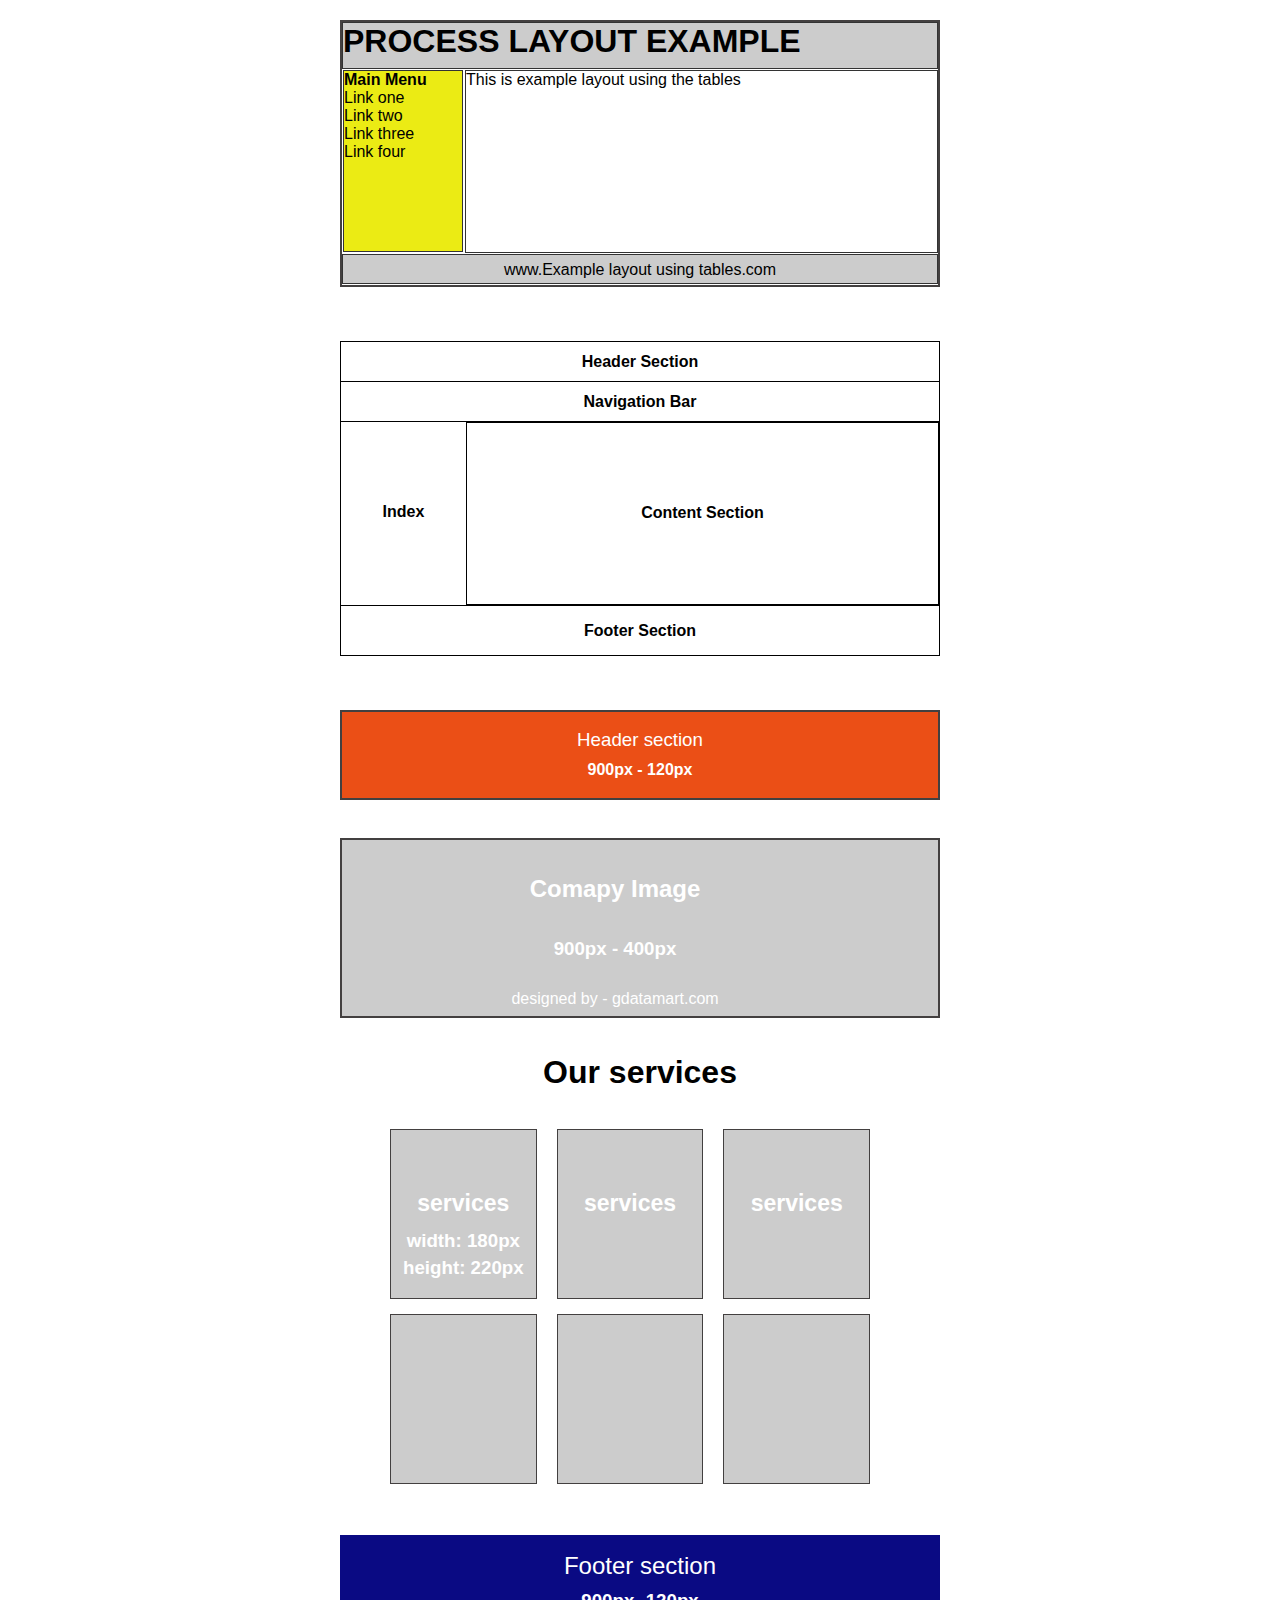
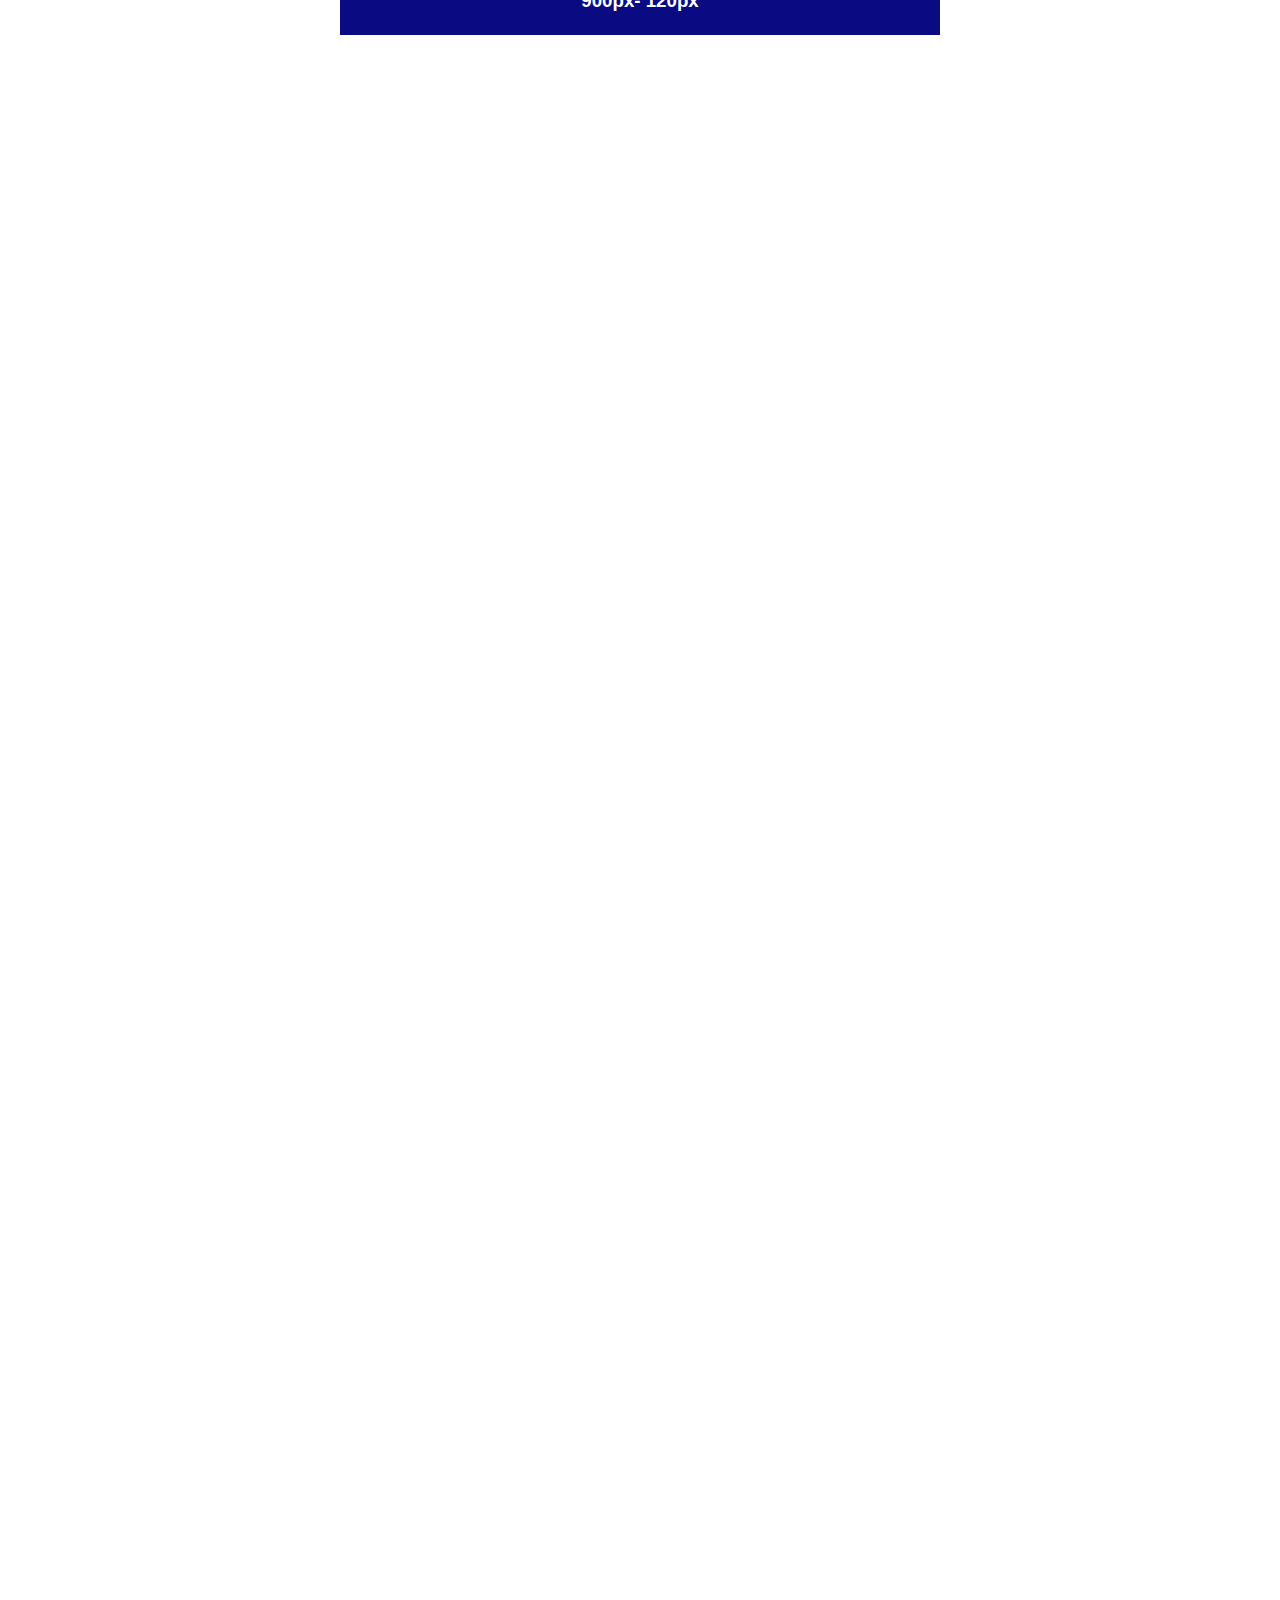
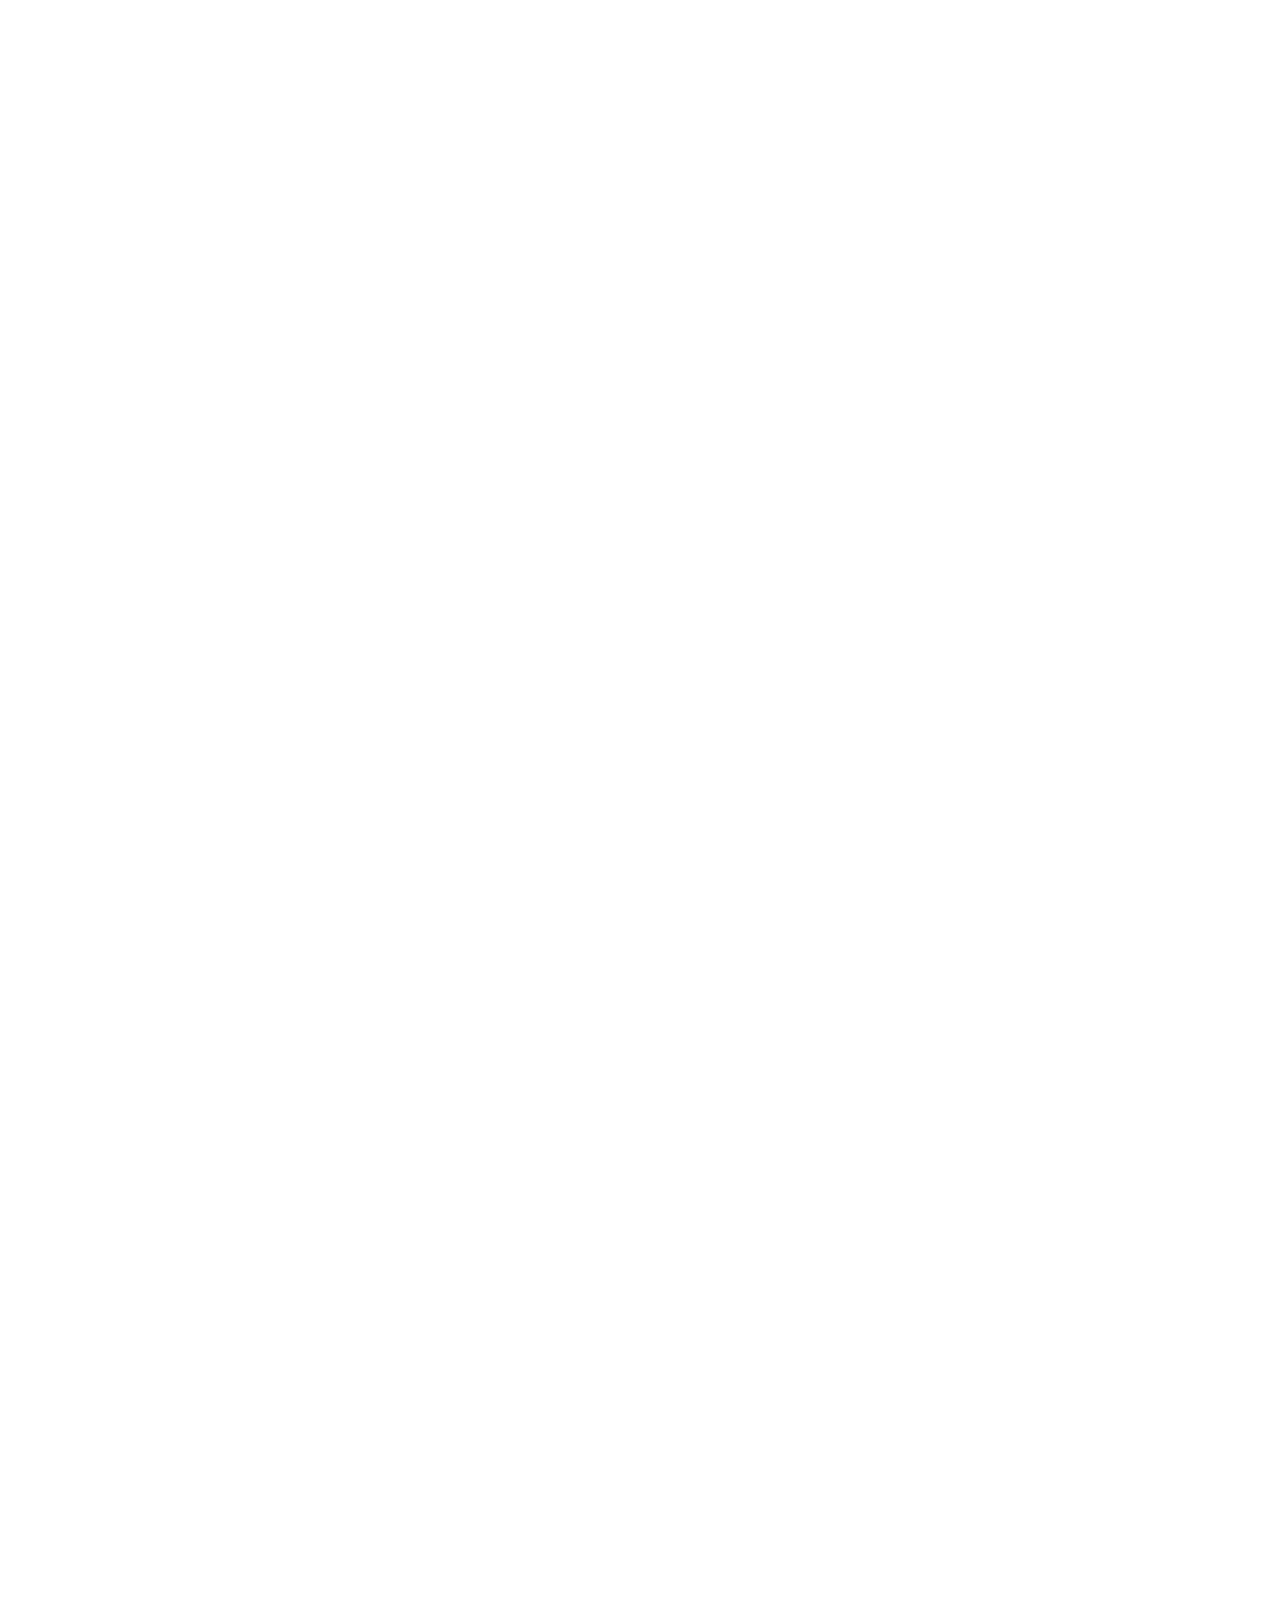
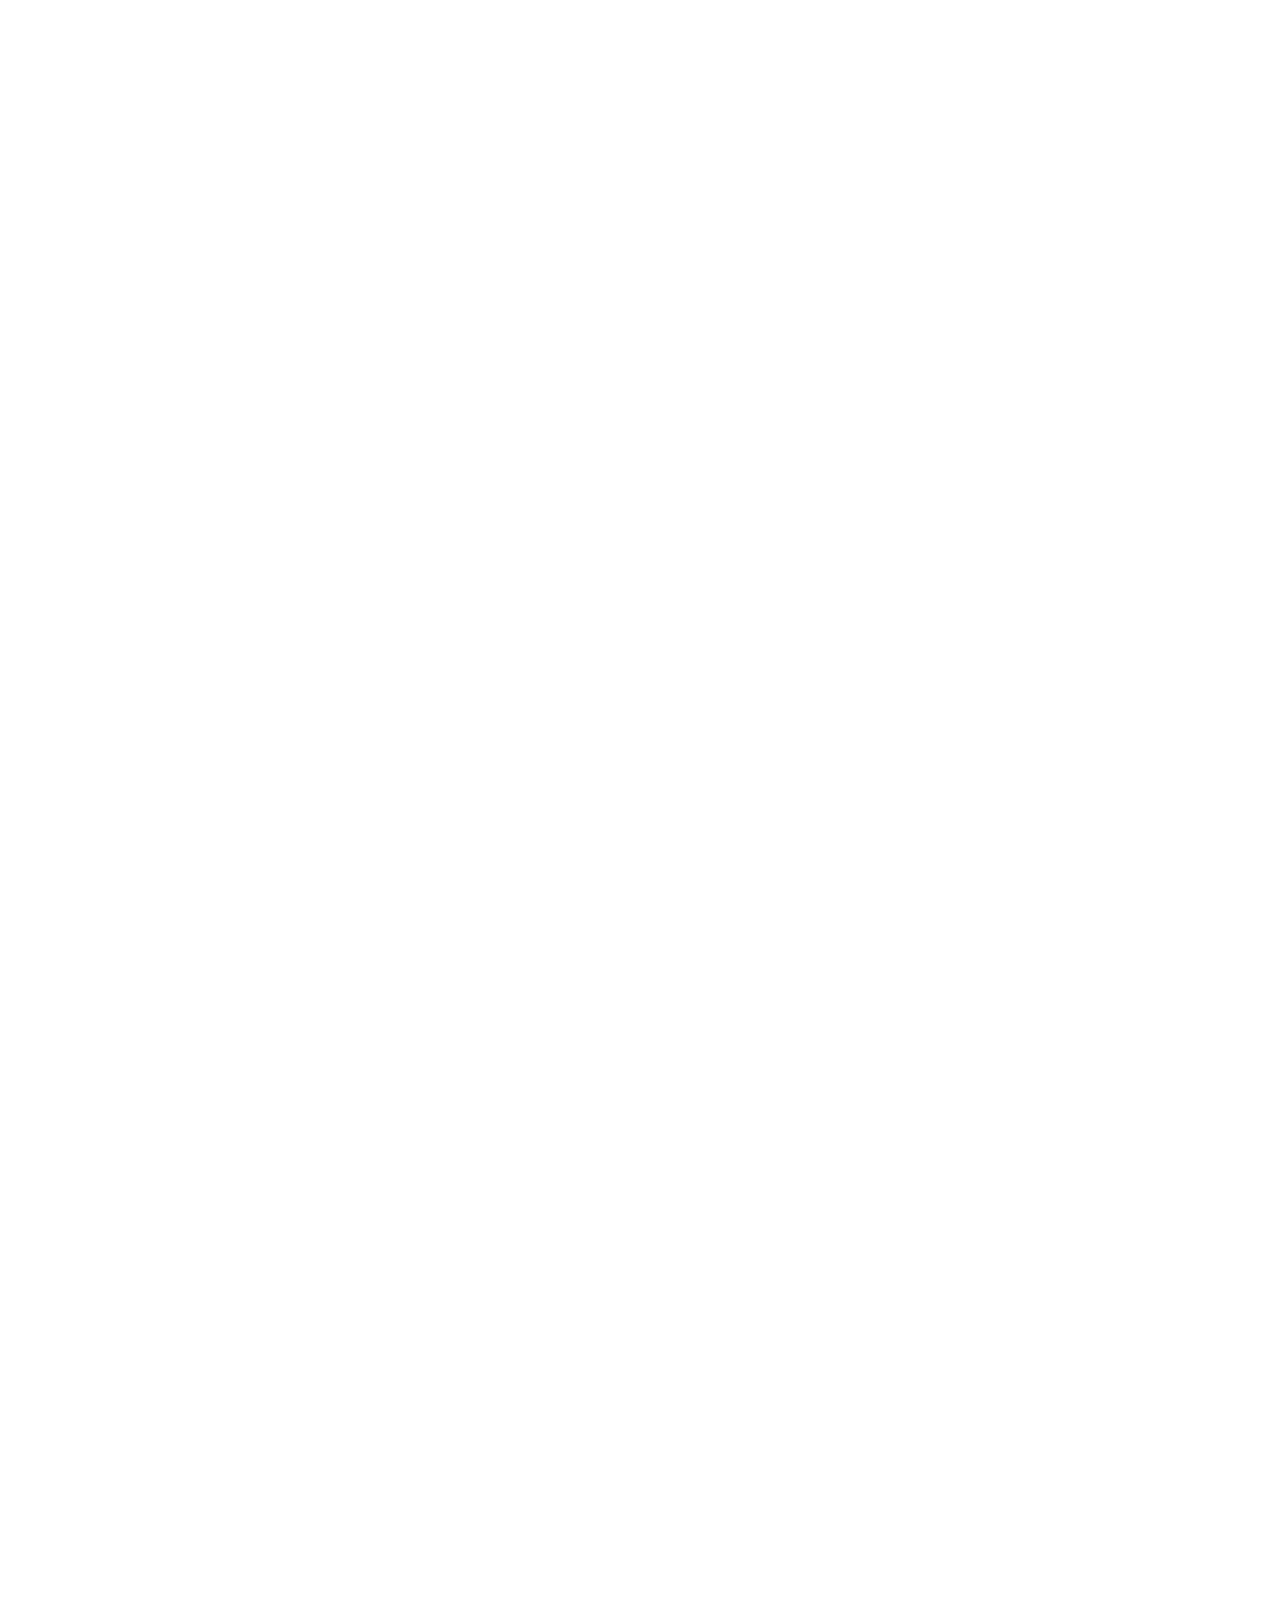
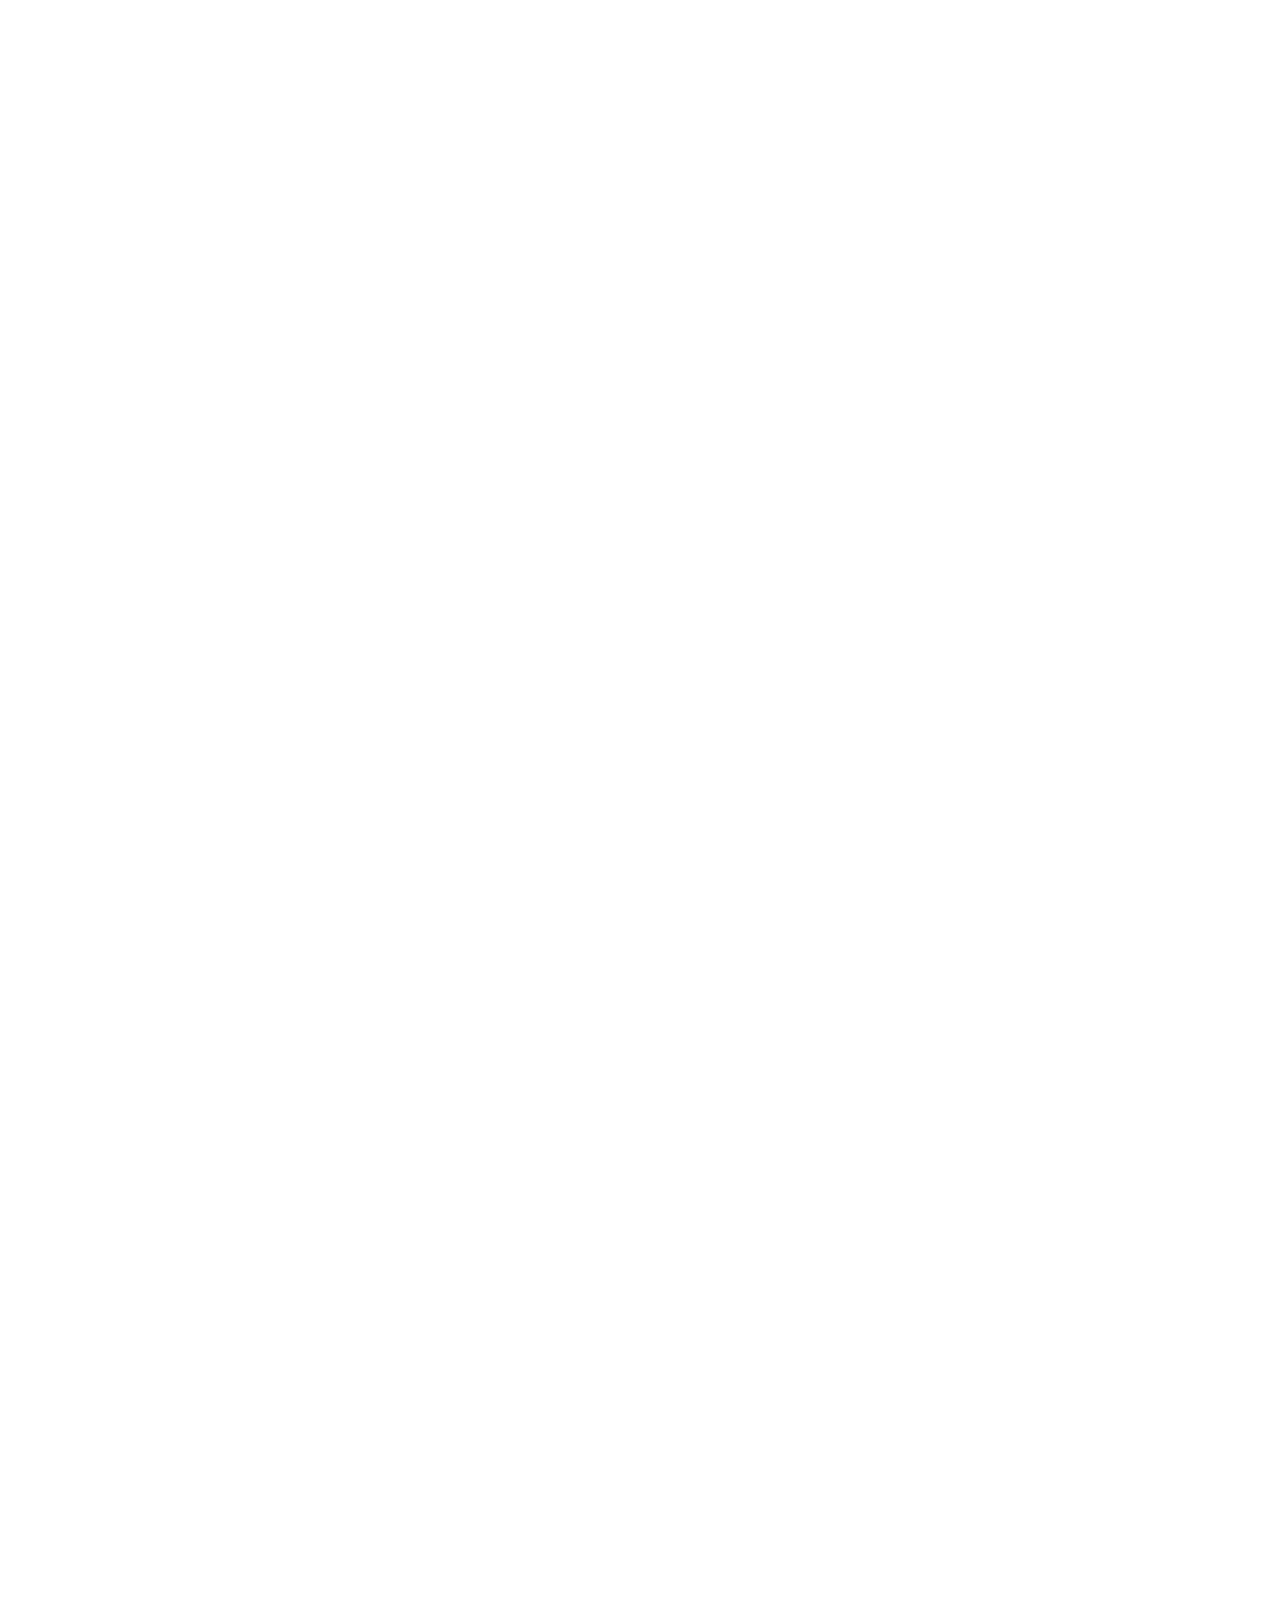
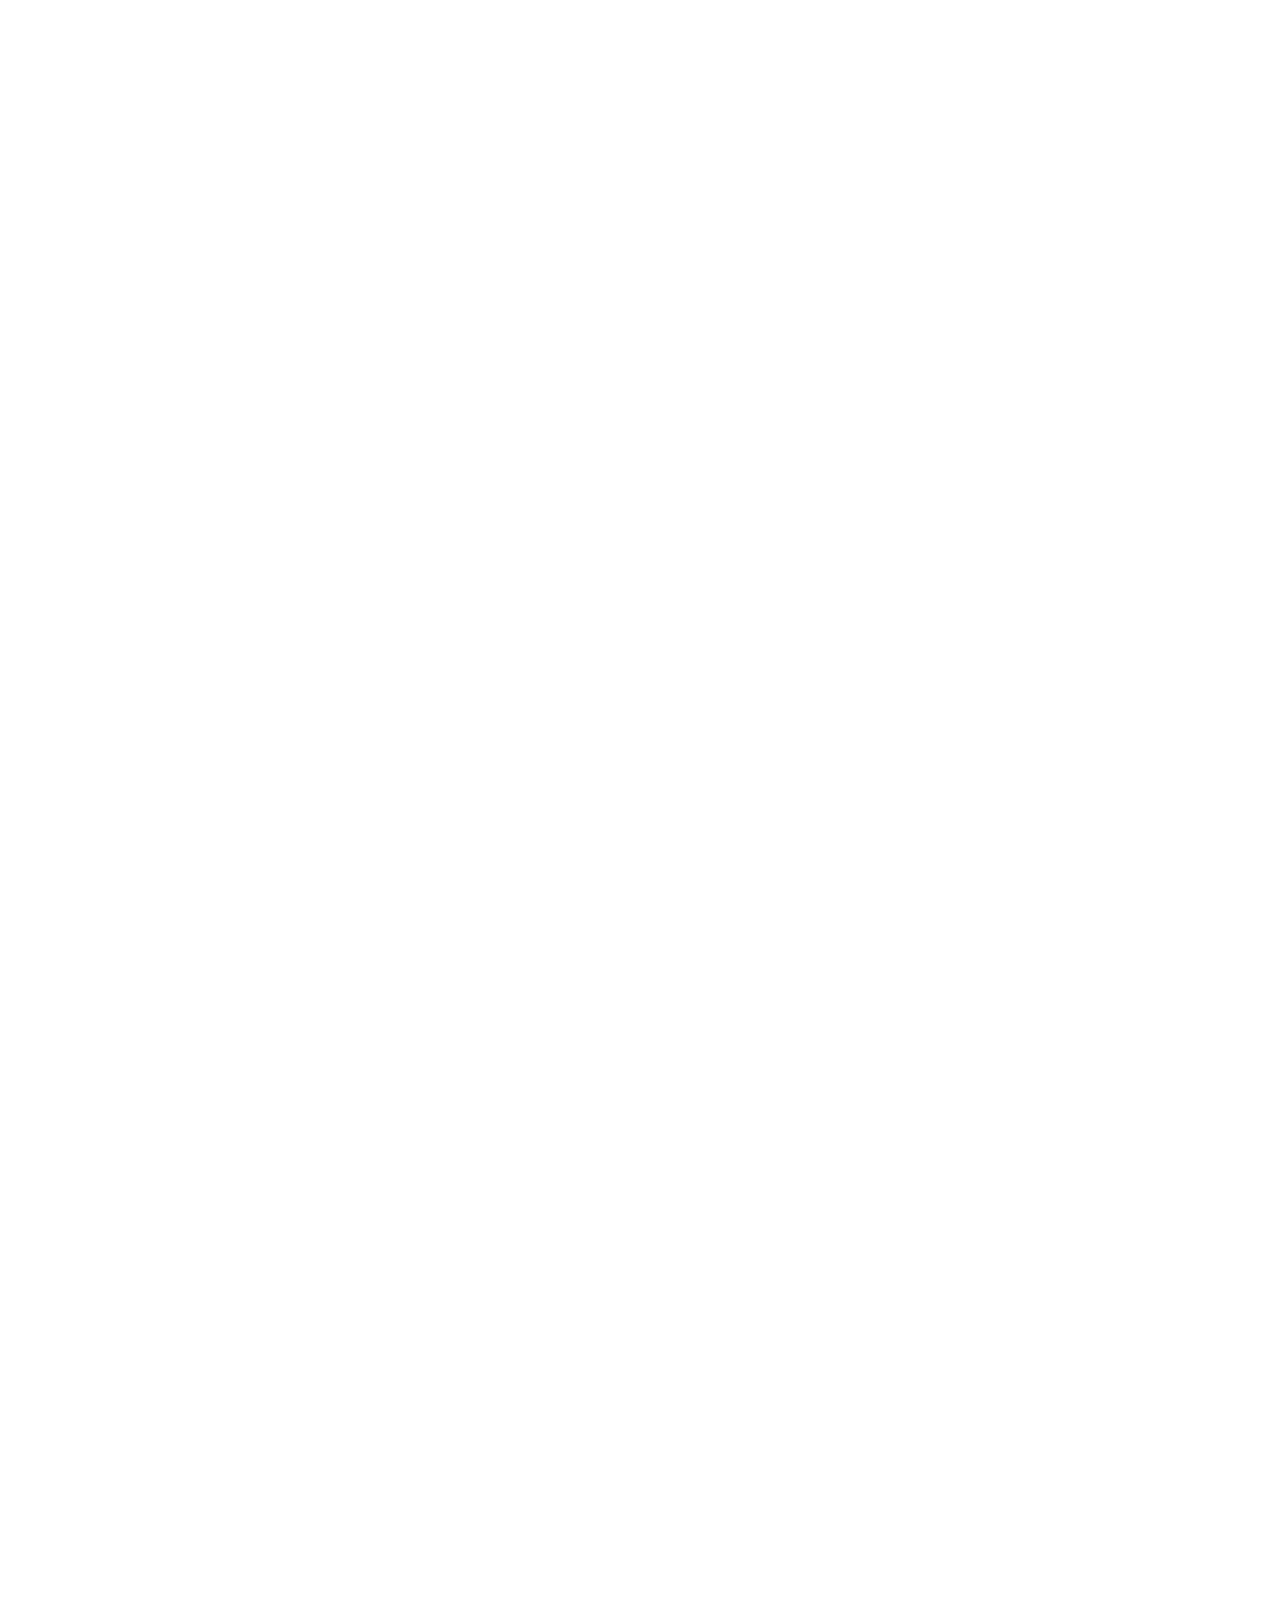
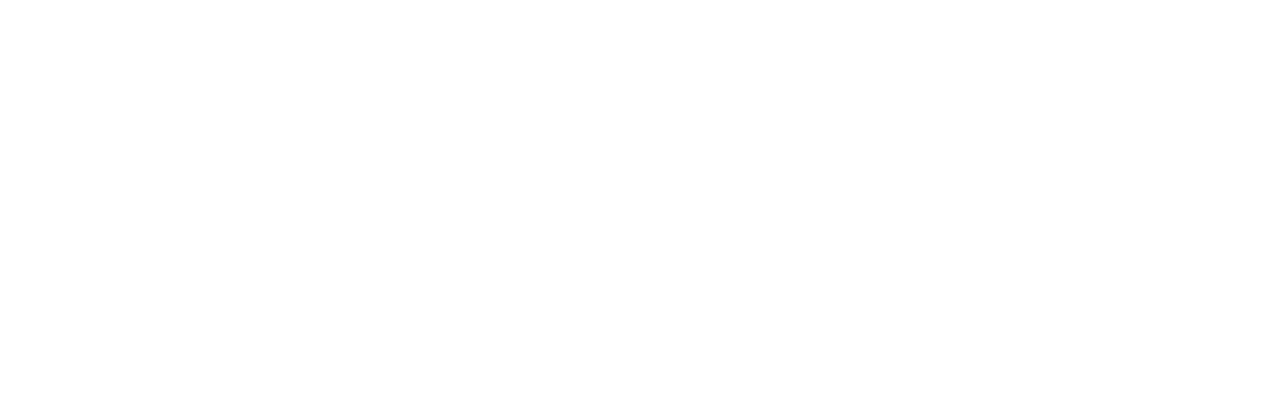
<file: Lab1_Web/index.html>
<!DOCTYPE html>

<head>
  <title>Lab1</title>
  <meta charset="utf-8">
  <link rel="stylesheet" href="./main.css">
</head>

<body>
  <div class="box ">
    <div class="head ">
      <h1>PROCESS LAYOUT EXAMPLE</h1>
    </div>
    <div class="row1">
      <div class="menu ">
        <p> <b>Main Menu</b></p>
        <p>Link one</p>
        <p>Link two</p>
        <p>Link three</p>
        <p>Link four</p>
      </div>
      <div class="text ">This is example layout using the tables </div>
    </div>

    <div class="foot ">www.Example layout using tables.com</div>
  </div>
  <br><br><br>

  <!-- CONTENT 2 -->
  <table class="tb">
    <tr>
      <th class="head-tb full-tb"> <b>Header Section</b></th>
    </tr>
    <tr>
      <td class="nav-tb full-tb"><b>Navigation Bar</b></td>
    </tr>
    <tr class="content-tb">
      <td class="sub-content"><b>Index </b><span class="text2"><b>Content Section</b></span></td>
      <!-- <td>Content Section</td> -->
    </tr>
    <tr>
      <td class="foot-tb full-tb"><b>Footer Section</b></td>
    </tr>
  </table>
  <br><br> <br>

  <!-- CONTENT 3 -->
  <div class="box1">
    <h3 class="sub1-box">Header section</h3>
    <h4 class="sub2-box">900px - 120px</h4>
  </div>
  <br>
  <div class="box2">
    <h2 class="sub1-box2">Comapy Image</h2>
    <h3 class="sub2-box2">900px - 400px</h3>
    <p class="sub3-box3">designed by - gdatamart.com</p>
  </div>

  <!-- ------- -->
  <br> <br>
  <h1 class="text3"> Our services</h1>
  <br>
  <div class="box-together">
    <div class="sub1-box-together">
      <div class="sub1-box-together1">
        <h3 class="text1-sub1">services</h3>
        <h3 class="text2-sub1">width: 180px</h3>
        <h3 class="text3-sub1">height: 220px</h3>
      </div>
      <div class="sub1-box-together2">
        <h3 class="text1-sub1">services</h3>
      </div>
      <div class="sub1-box-together3">
        <h3 class="text1-sub1">services</h3>
      </div>
    </div>
    <div class="sub2-box-together">
      <div class="sub2-box-together1"></div>
      <div class="sub2-box-together2"></div>
      <div class="sub2-box-together3"></div>
    </div>
  </div>
  <br><br>
  <div class="box3">
    <h2 class="footer">Footer section</h2>
    <h3>900px- 120px</h3>
    </div>
  </div>

</body>
</file>
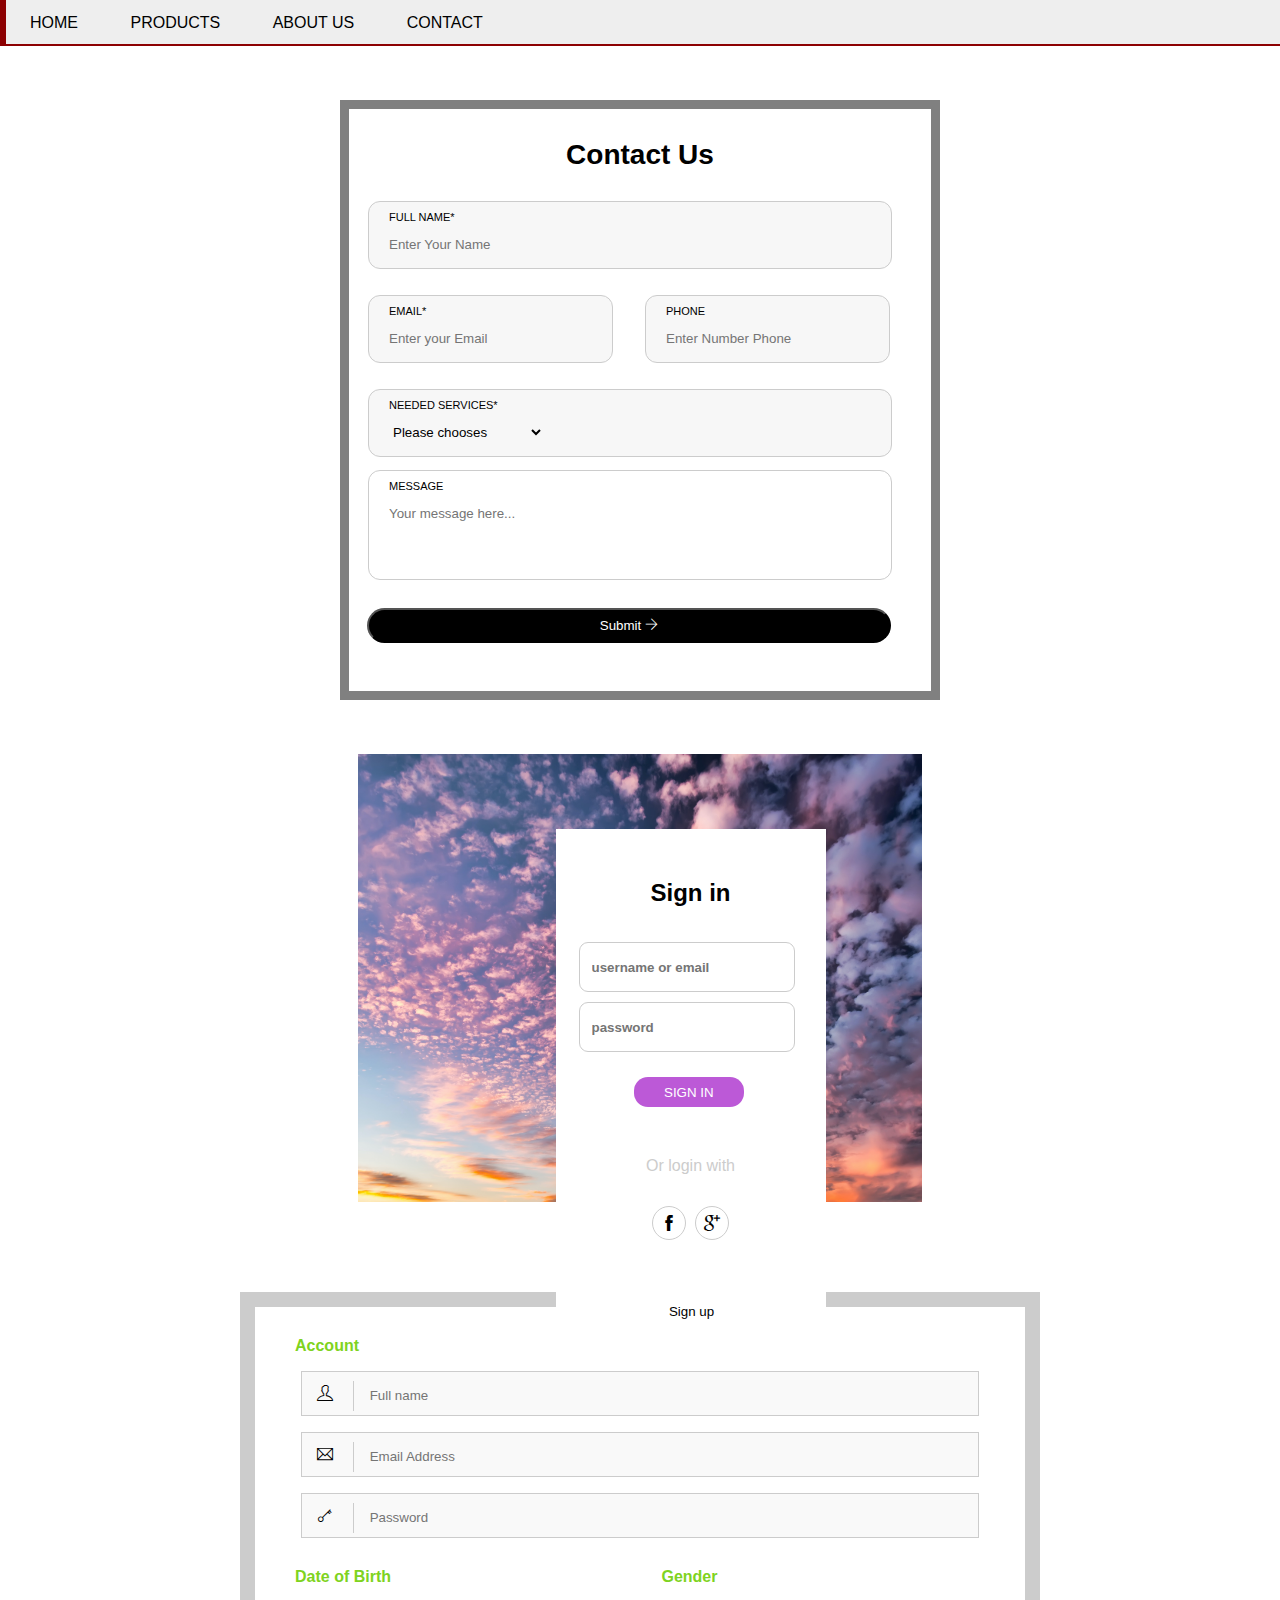
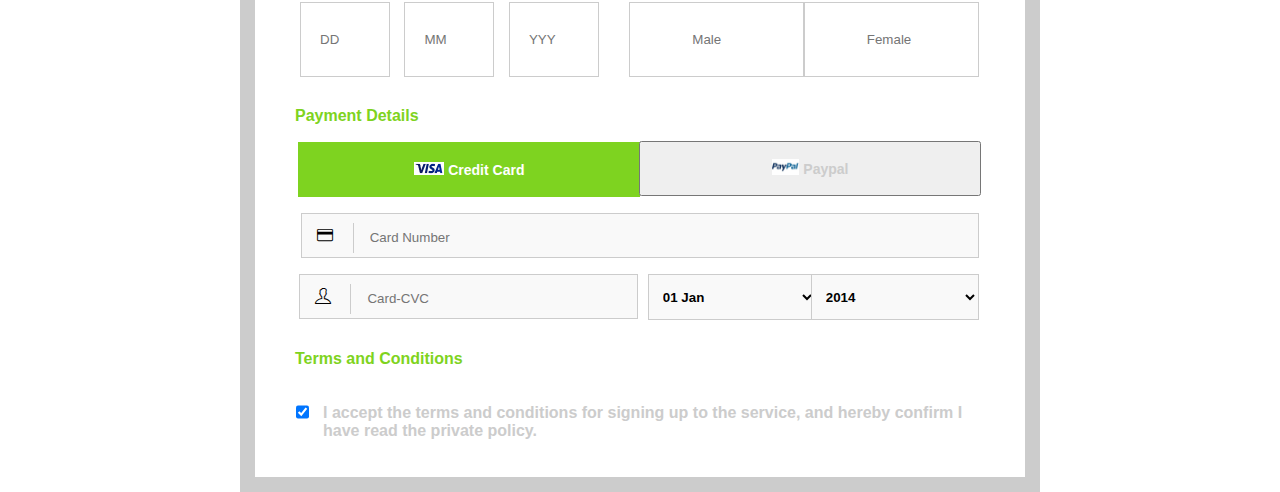
<file: Lab3_Web/index.html>
<!DOCTYPE html>
<html>
<header>
    <title>Lab3-Web</title>
    <meta charset="utf-8">
    <link rel="stylesheet" href="./style.css">
    <link rel="stylesheet" href="./themify-icons/themify-icons.css">
</header>

<body>
    <!-- NAV -->
    <div class="container-nav">
        <ul id="nav">
            <li><a href="#">HOME</a></li>
            <li>
                <a href="">PRODUCTS</a>
                <ul class="subnav">
                    <li><a href="#">Tivi</a></li>
                    <li><a href="#">Máy tính xách tay</a></li>

                </ul>
            </li>
            <li><a href="">ABOUT US</a></li>
            <li><a href="">CONTACT</a></li>
        </ul>
    </div>
    <!-- END NAV -->

    <!-- FORM -->
    <br><br><br>
    <form action="" class="form-contact">
        <p class="head-contact"> <b>Contact Us</b></p>

        <div class="form-input">
            <label class="text text-name " for="name">FULL NAME*</label>
            <input type="text" id="name" name="full name" placeholder="Enter Your Name" required class="form-control">
        </div>

        <div class="contact">
            <div class="form-input col  ">
                <label class="text text-email  half-col" for="email">EMAIL*</label>
                <input type="email" id="email " name="" placeholder="Enter your Email" required class="form-control">
            </div>

            <div class="form-input col2  ">
                <label class="text text-phone" for="phone">PHONE</label>
                <input type="number" id="phone" name="" placeholder="Enter Number Phone" required class="form-control">
            </div>
        </div>



        <div class="form-input">
            <label class="text text-service" for=" services">NEEDED SERVICES*</label>

            <select id="services" name="countries" class="form-control">
                <option value="">Please chooses</option>
                <option value="Software Development">Software Development</option>
                <option value="System Integration">System Integration</option>
                <option value="Network Management">Network Management</option>
                <option value="Cybersecurity">Cybersecurity</option>
            </select>


        </div>

        <div class="form-input input-mess">
            <label class="text text-message" for="message">MESSAGE</label>
            <input type="text" id="message" name="" placeholder="Your message here..." required
                class="form-control text-input-mess">
        </div>

        <button class="btn-submit">
            <p>Submit <i class="ti-arrow-right"></i></p>

        </button>

    </form>
    <!-- END FORM -->
    <br><br><br>
    <!-- BEGIN FORM LOGIN -->
    <div id="login">
        <div class="form-login">
            <div class="text-header">Sign in</div>
            <input type="text" placeholder="username or email" class="input-login">
            <input type="text" placeholder="password" class="input-login">
            <button class="btn-login">SIGN IN</button>
            <p class="text-hint">Or login with</p>
            <div class="list-icon-hint">
                <i class="ti-facebook social"></i>
                <i class="ti-google social"></i>
            </div>
            <button class="btn-sign-up">Sign up</button>
        </div>
    </div>
    <br><br><br><br><br>

    <!-- FORM ACCOUNT -->
    <div class="form-account">
        <div class="text1 text-green ">Account</div>
        <div class="name input-account back-color">
            <i class="ti-user icon-input"></i>
            <input type="text" class="input-section back-color input-name" placeholder="Full name" >
        </div>
        <div class="mail  input-account  back-color">
            <i class="ti-email icon-input"></i>
            <input type="text" class="input-section back-color input-mail" placeholder="Email Address" >
        </div>
        <div class="password input-account  back-color">
            <i class="ti-key icon-input"></i>
            <input type="text" class=" input-section back-color input-mail" placeholder="Password" >
        </div>
        <div class="text-infor">
            <div class="text2 text-green">Date of Birth <span class="text3 text-green">Gender </span></div>
           
        </div>

        <div class="infor">
            <input type="text" class=" input-date input-day" placeholder="DD">
            <input type="text" class=" input-date input-month" placeholder="MM">
            <input type="text" class=" input-date input-year" placeholder="YYY">
            <input type="text" class="input-sex" placeholder="Male">
            <input type="text" class="input-sex" placeholder="Female">
        </div>
        <div class="text4 text-green">Payment Details</div>
        <div class="pay">
            <button class="pay-credit bnt-pay"> <img src="./img-visa.jpg" alt="" width="9%"> <span>Credit Card</span> </button>
            <button class="pay-pal bnt-pay"> <img src="./img-paypal.jpg" alt="" width="8%"> <span>Paypal</span></button>
        </div>

        <div class="card-number input-account back-color">
            <i class="ti-credit-card icon-input"></i>
            <input type="text" class="input-card-number input-section back-color " placeholder="Card Number">
        </div>
        <div class="infor-pay">
            <div class="card-cvc back-color ">
                <i class="ti-user icon-input "></i>
                <input type="text" class="inut-card-cvc input-section back-color" placeholder="Card-CVC">
            </div>
            
            <select name="" class="day-month select-dm back-color">
                <option value="">01 Jan</option>
                <option value="02 Jan">02 Jan</option>
                <option value="03 Jan">03 Jan</option>
                <option value="04 Jan">04 Jan</option>
                <option value="05 Jan">05 Jan</option>
                <option value="06 Jan">06 Jan</option>
                <option value="07 Jan">07 Jan</option>
                <option value="08 Jan">08 Jan</option>
                <option value="09 Jan">09 Jan</option>
            </select>
            <select name="" class="year select-dm back-color">
                <option value="">2014</option>
                <option value="2015">2015</option>
                <option value="2016">2017</option>
                <option value="2017">2017</option>
                <option value="2018">2018</option>
                <option value="2019">2019</option>
                <option value="2020">2020</option>
                <option value="2021">2021</option>
                <option value="2022">2022</option>
            </select>

        </div>
        <p class="text5 text-green">Terms and Conditions</p>
        <label class="container">
            <input type="checkbox" checked="checked" class="check-box">
             <span>
                <p class="text6">I accept the terms and conditions for signing up to the service, and hereby  confirm I have read  the private policy. </p> 
             </span>
              
          </label>



    </div>



</body>

</html>
</file>
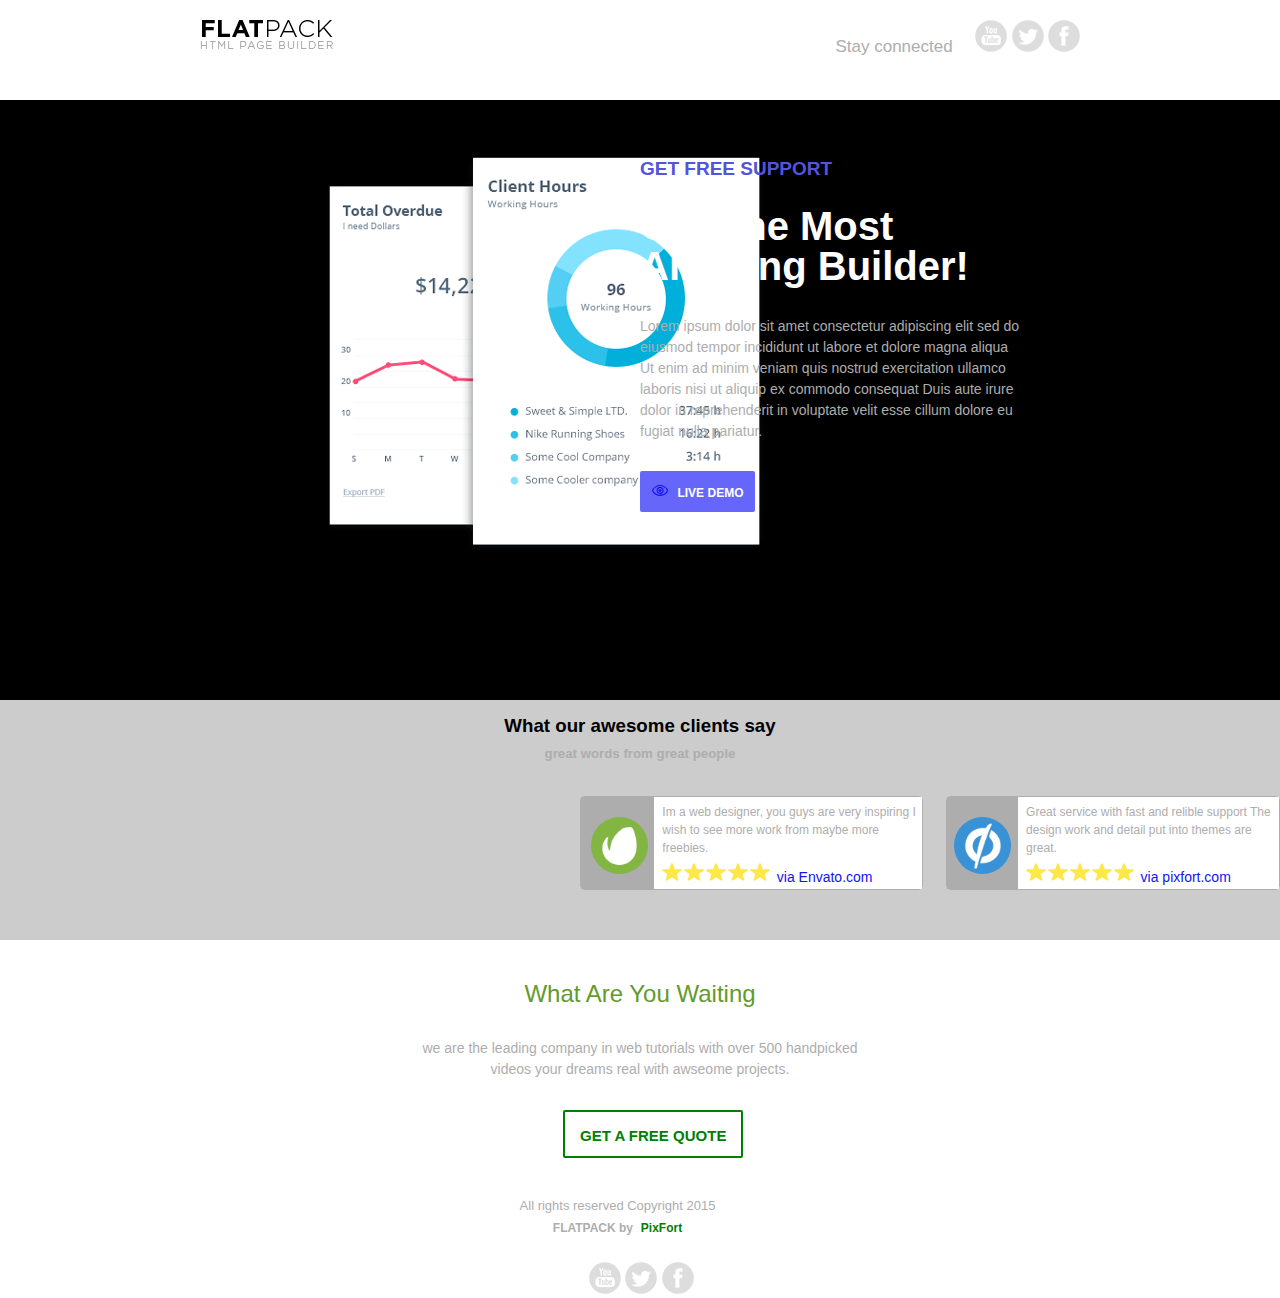
<file: Lab2_Web/Lab2_Web_Bai1/index.html>
<!DOCTYPE html>
<html lang="en">

<head>

    <meta charset="utf-8">
    <title></title>

    <link href="stylesheets/font-awesome.css" rel="stylesheet">

    <link rel="shortcut icon" href="images/favicon.ico">
    <link rel="apple-touch-icon" href="images/apple-touch-icon.png">
    <link rel="apple-touch-icon" sizes="72x72" href="images/apple-touch-icon-72x72.png">
    <link rel="apple-touch-icon" sizes="114x114" href="images/apple-touch-icon-114x114.png">
    <link rel="stylesheet" href="./style.css">
    <link rel="stylesheet" href="./fonts/themify-icons/themify-icons.css">


</head>

<body>

    <div id="page" class="page">
        <!-- Header -->
        <div class="pixfort_normal_1" id="section_normal_1">
            <div class="container-header">
                <div class="one-third column alpha">
                    <img src="images/1_normal/logo.png" alt="">
                </div>
                <div class="two-thirds column omega">
                    <span class="text-header">
                        <span class="pix_text">Stay connected</span>
                    </span>

                    <a href="#" class="slow_fade social_button"><img src="images/social_icons/yt.png" alt=""></a>
                    <a href="#" class="slow_fade social_button"><img src="images/social_icons/twitter.png" alt=""></a>
                    <a href="#" class="slow_fade social_button"><img src="images/social_icons/facebook.png" alt=""></a>
                </div>
            </div>

        </div>

        <!-- Slider -->
        <div class="big_padding dark pix_builder_bg" id="section_normal_4_2">
            <div class="container-slider">
                <div class="img-sta-slider col-half col">
                    <img src="images/main/software-img-4.png" class="img_style" alt="">
                </div>
                <div class=" text-slider col-half col">
                    <span class=" text1-slider">GET FREE SUPPORT</span>
                    <p class="text2-slider">Get The Most <br>Amazing Builder!</p>
                    <p class="text3-slider">Lorem ipsum dolor sit amet consectetur adipiscing
                        elit sed do <br> eiusmod tempor incididunt ut labore et dolore magna aliqua <br>Ut enim ad minim
                        veniam quis nostrud exercitation ullamco <br> laboris nisi ut aliquip ex commodo consequat Duis
                        aute irure <br> dolor in reprehenderit in voluptate velit esse cillum dolore eu <br> fugiat
                        nulla
                        pariatur.</p>
                    <a href="#" class="btn-slider">
                        <i class="ti-eye"></i>
                        <span class="text-btn">LIVE DEMO</span>
                    </a>
                </div>
            </div>
        </div>

        <!--Content -->
        <div class="pixfort_normal_1" id="section_normal_6">

            <div class="container-content">
                <h3 class="L1_style">
                    <span class="editContent pix_text">What our awesome clients say</span>
                </h3>
                <h5 class="L2_style">
                    <span class="editContent pix_text">great words from great people</span>
                </h5>


                <div class="main1-container col  sub-main">
                    <div class="b_style">
                        <img src="images/testimonials/envato-logo.png" class="logo_style" alt="">
                    </div>
                    <div class="txt_style ">
                        <p class="txt editContent">Im a web designer, you guys are very inspiring I <br> wish to see
                            more work from maybe more freebies.</p>
                        <span class="stars_span">
                            <img src="images/1_normal/stars.original.png" alt="">
                            <span class="env_st editContent ">
                                <span class="pix_text">via Envato.com</span>
                            </span>
                        </span>
                    </div>
                </div>


                <div class=" main1-container col ">
                    <div class="b_style">
                        <img src="images/testimonials/unboune-logo.png" class="logo_style2" alt="">
                    </div>
                    <div class="txt_style">
                        <p class="txt editContent">Great service with fast and relible support The <br> design work
                            and detail put into themes are great.</p>
                        <span class="stars_span">
                            <img src="images/1_normal/stars.original.png" alt="">
                            <span class="env_st editContent ">
                                <span class="pix_text">via pixfort.com</span>
                            </span>
                        </span>
                    </div>
                </div>

                <div class="clear"></div>
            </div>

        </div>

        <!-- Footer -->
        <div class="pixfort_agency_14" id="section_agency_5">

            <div class="container-footer ">

                <div class="f1_style"><span class="editContent"><span class="pix_text">What Are You
                            Waiting</span></span>
                </div>
                <div class="f2_style"><span class="editContent"><span class="pix_text">we are the leading
                            company in web tutorials with over 500 handpicked <br> videos your dreams real with
                            awseome projects.</span></span>
                </div>
                <div class="second_link">
                    <span class="get_2_btn "><a class="slow_fade" href="#">GET A FREE QUOTE</a></span>
                </div>
                <div class="rights_st"><span class="editContent"><span class="pix_text">All rights reserved
                            Copyright 2015</span></span>
                </div>
                <div class="name-soure">
                    <span class="pix_text">
                        <span class="rights_st1">FLATPACK by&nbsp;</span> <span class="pixfort_st">PixFort</span>
                    </span>
                </div>
                
               
                <div class="clearfix"></div>
                <div class=" pix_inline_block">
                    <a href="#" class="slow_fade social_button "><img src="images/social_icons/yt.png"></a>
                    <a href="#" class="slow_fade social_button"><img src="images/social_icons/twitter.png"></a>
                    <a href="#" class="slow_fade social_button"><img src="images/social_icons/facebook.png"></a>
                </div>

            </div>

        </div>
    </div>


</body>

</html>
</file>
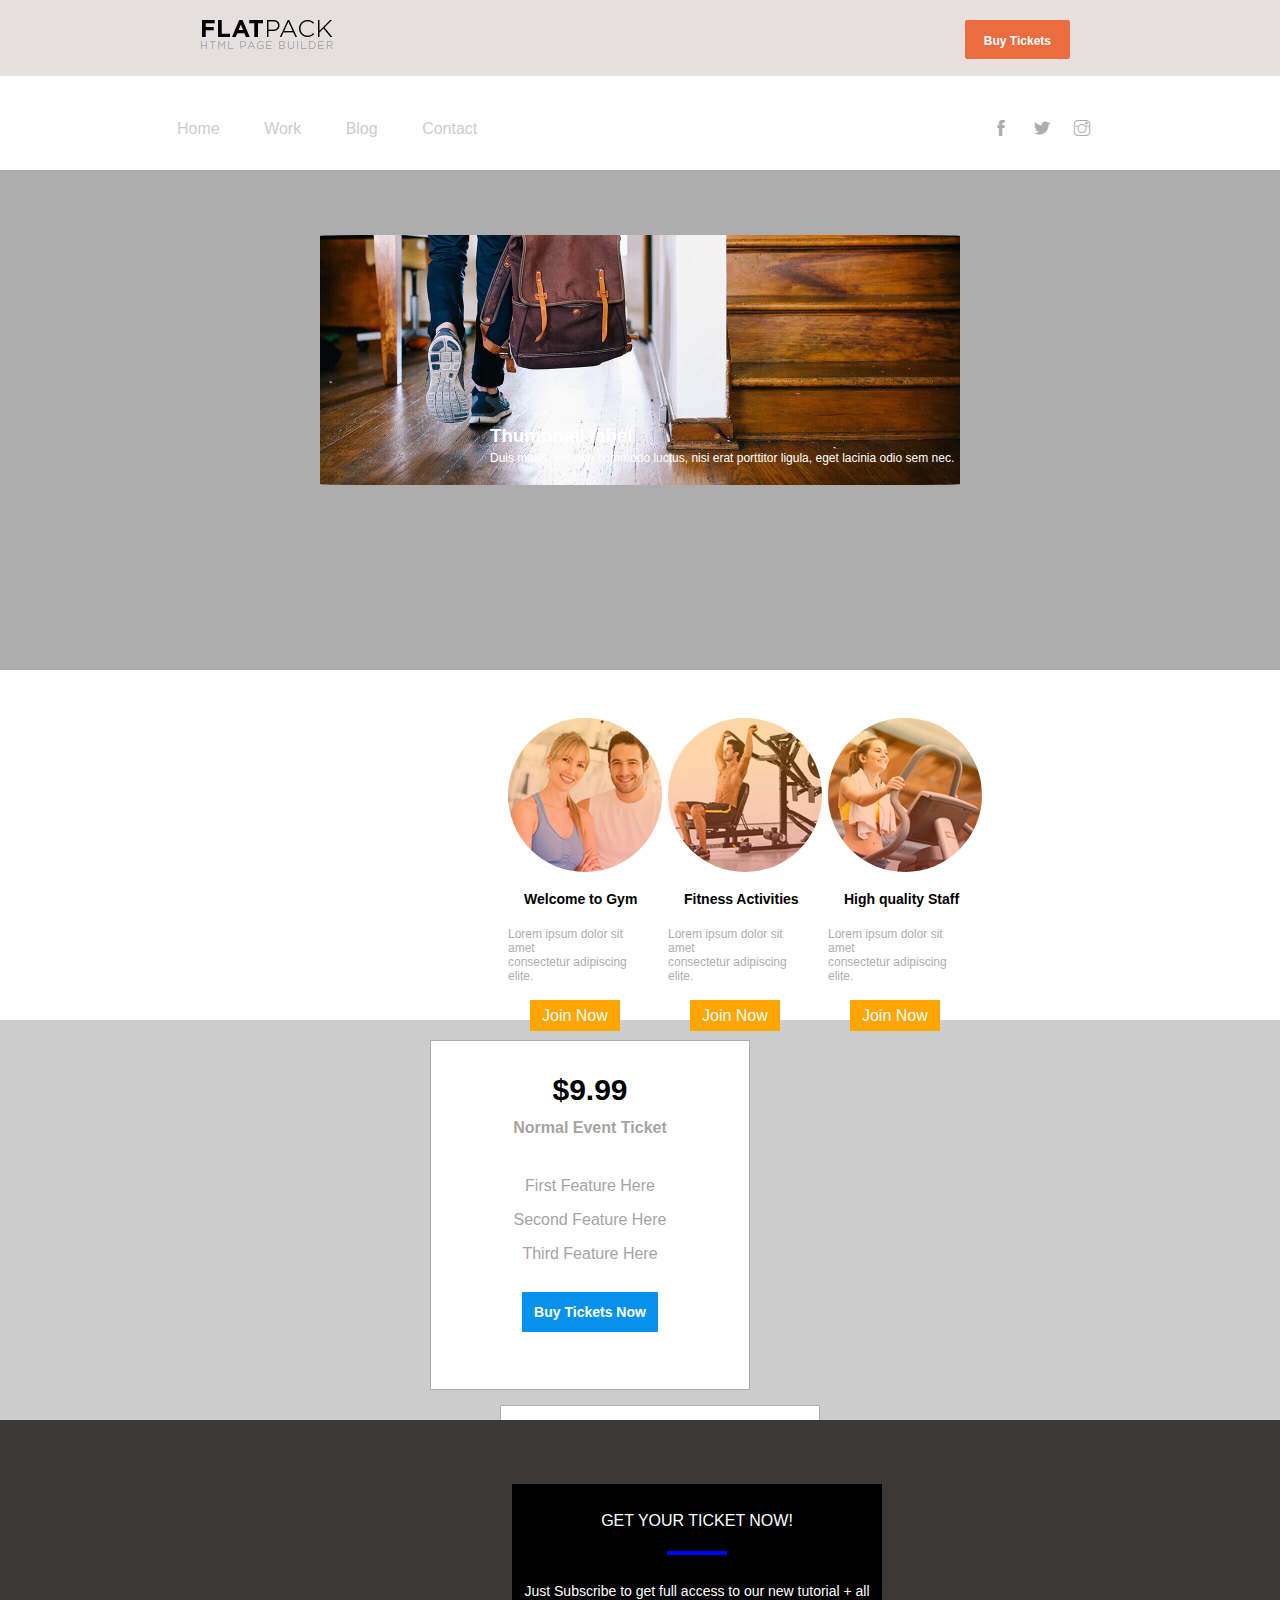
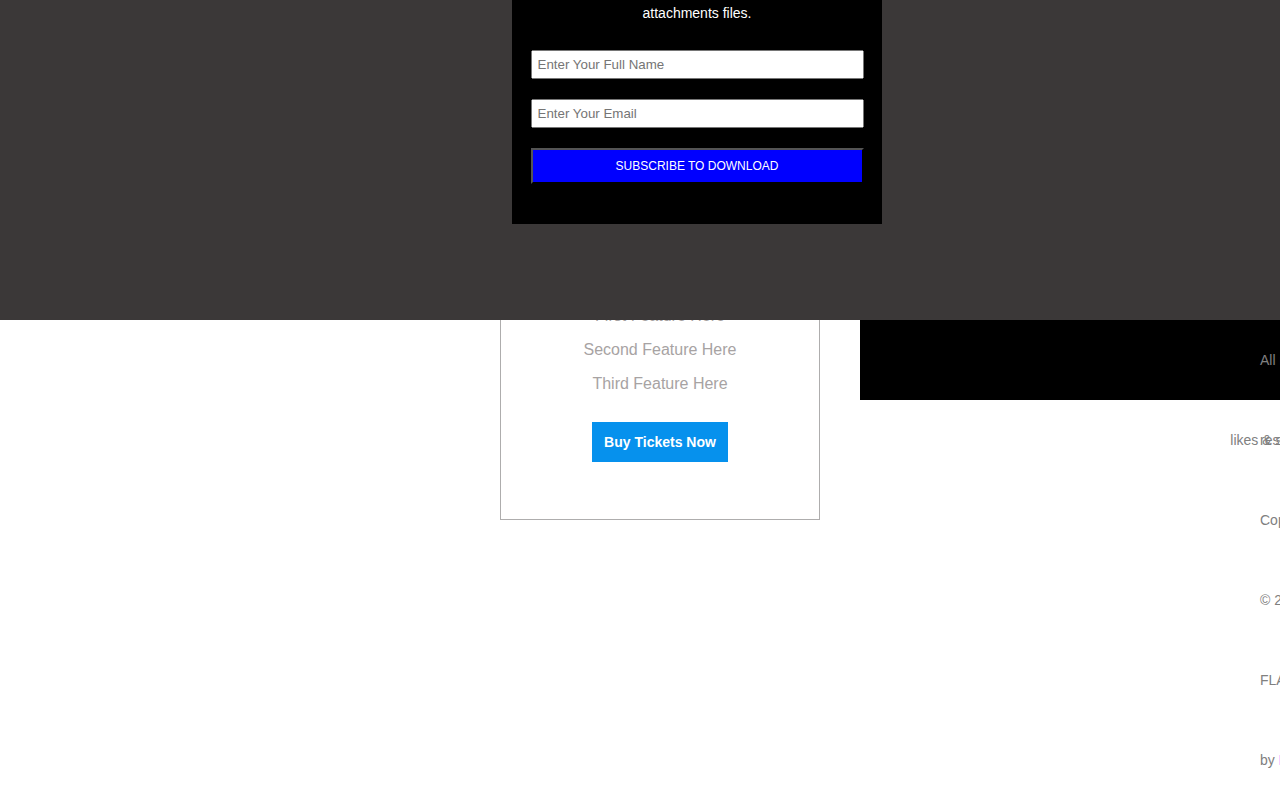
<file: Lab2_Web/Lab2_Web_Bai2/index.html>
<!DOCTYPE html>
<html lang="en">

<head>
    <meta charset="utf-8">
    <title></title>
    <link href="stylesheets/font-awesome.css" rel="stylesheet">
    <link rel="shortcut icon" href="images/favicon.ico">
    <link rel="apple-touch-icon" href="images/apple-touch-icon.png">
    <link rel="apple-touch-icon" sizes="72x72" href="images/apple-touch-icon-72x72.png">
    <link rel="apple-touch-icon" sizes="114x114" href="images/apple-touch-icon-114x114.png">
    <link rel="stylesheet" href="style.css">
    <link rel="stylesheet" href="./fonts/themify-icons/themify-icons.css">
</head>

<body>
    <div id="page" class="page">
        <!-- HEADER  -->
        <div id="header ">
            <div class="container-header color-back ">
                <div class="img-header">
                    <img class="" src="images/main/logo.png" alt="">
                </div>
                <div class="btn-ticket-header">
                    <a href="#">
                        <span class="text-span-header">Buy Tickets</span>
                    </a>
                </div>
            </div>
        </div>

        <!--    NAV -->
        <div id="nav">
            <div class="container-nav">
                <ul class="navbar-collapse text-grey">
                    <li><a class="text-grey" href="#">Home</a></li>
                    <li><a class="text-grey" href="#">Work</a></li>
                    <li><a class="text-grey" href="#">Blog</a></li>
                    <li><a class="text-grey" href="#">Contact</a></li>
                </ul>
                <div class="list-icon-contact">
                    <i class="ic-fb ti-facebook"></i>
                    <i class="ic-twi ti-twitter-alt"></i>
                    <i class="ic-ins ti-instagram"></i>
                </div>
            </div>
        </div>

        <!-- SLIDER -->
        <div id="slider">
            <div class="container-slider color-back">

                <img class="img-slider" src="images/main/image-1.jpg" alt="">
                <div class="carousel-caption editContent">
                    <h3>Thumbnail label</h3>
                    <p>Duis mollis, est non commodo luctus, nisi erat porttitor ligula, eget lacinia
                        odio sem nec.</p>
                </div>

            </div>
        </div>

        <!-- CONTENT -->

        <div id="content1">

            <div class="container-content1 row ">
                <div class="  col col-third">
                    <img src="images/13_gym/1.jpg" class="logo_style" alt="">
                    <p class="gym_st"><span class="editContent"> <b>Welcome to Gym</b></span></p>
                    <p class="gym_text"><span class="editContent">Lorem ipsum dolor sit amet <br>
                            consectetur adipiscing elite.</span></p>
                    <span class="link_3_btn editContent"><a class="slow_fade pix_text" href="#">Join
                            Now</a>
                    </span>
                </div>

                <div class=" col col-third ">
                    <img src="images/13_gym/2.jpg" class="logo_style" alt="">
                    <div class="text_gym_style">
                        <p class="gym_st"><span class="editContent"> <b>Fitness Activities</b></span></p>
                        <p class="gym_text"><span class="editContent">Lorem ipsum dolor sit amet <br>
                                consectetur adipiscing elite.</span></p>
                    </div>
                    <span class="link_3_btn editContent"><a class="slow_fade pix_text" href="#">Join
                            Now</a>
                    </span>

                </div>

                <div class=" col col-third">
                    <img src="images/13_gym/3.jpg" class="logo_style" alt="">
                    <div class="text_gym_style">
                        <p class="gym_st"><span class="editContent"><b>High quality Staff</b></span></p>
                        <p class="gym_text"><span class="editContent">Lorem ipsum dolor sit amet <br>
                                consectetur adipiscing elite.</span></p>
                    </div>
                    <span class="link_3_btn editContent">
                        <a class="slow_fade pix_text" href="#">Join Now</a>
                    </span>
                </div>
            </div>
        </div>

        <!-- CONTENT2 -->
        <div id="content2">
            <div class="container-content2 row ">
                <div class="border-price col col-third sub-content2">
                    <p class="big_title blue_text editContent">
                        <strong>$9.99</strong>
                    </p>
                    <p class="light_gray editContent">
                        <strong>Normal Event Ticket</strong>
                    </p>
                    <ul class="flat_pricing_list light_gray">
                        <li class="pix_text">
                            <span class="editContent">
                                First Feature Here
                            </span>
                        </li>
                        <li class="pix_text">
                            <span class="editContent">
                                Second Feature Here
                            </span>
                        </li>
                        <li class="pix_text">
                            <span class="editContent">
                                Third Feature Here
                            </span>
                        </li>
                    </ul>
                    <a href="#" class="active_bg_open pix_button btn_normal btn_big bold_text blue_bg ">
                        <span>Buy Tickets Now</span>
                    </a>
                </div>

                <div class=" border-price col  col-third">
                    <div class="flat_pricing pix_builder_bg">
                        <p class="big_title orange margin_bottom_10 editContent">
                            <strong>$14.99</strong>
                        </p>
                        <p class="light_gray editContent">
                            <strong>Premium Event Ticket</strong>
                        </p>
                        <ul class="flat_pricing_list light_gray">
                            <li class="pix_text">
                                <span class="editContent">
                                    First Feature Here
                                </span>
                            </li>
                            <li class="pix_text">
                                <span class="editContent">
                                    Second Feature Here
                                </span>
                            </li>
                            <li class="pix_text">
                                <span class="editContent">
                                    Third Feature Here
                                </span>
                            </li>
                        </ul>
                        <a href="#" class="active_bg_open pix_button btn_normal btn_big bold_text orange_bg ">
                            <span>Buy Tickets Now</span>
                        </a>
                    </div>
                </div>
                <div class="border-price col col-third">
                    <div class="flat_pricing pix_builder_bg">
                        <p class="big_title blue_text editContent">
                            <strong>$24.99</strong>
                        </p>
                        <p class="light_gray editContent">
                            <strong>Pro Event Ticket</strong>
                        </p>
                        <ul class="flat_pricing_list light_gray">
                            <li class="pix_text">
                                <span class="editContent">
                                    First Feature Here
                                </span>
                            </li>
                            <li class="pix_text">
                                <span class="editContent">
                                    Second Feature Here
                                </span>
                            </li>
                            <li class="pix_text">
                                <span class="editContent">
                                    Third Feature Here
                                </span>
                            </li>
                        </ul>
                        <a href="#" class="active_bg_open pix_button btn_normal btn_big bold_text blue_bg ">
                            <span>Buy Tickets Now</span>
                        </a>
                    </div>
                </div>
            </div>
        </div>

        <!-- FOOTER -->
        <div id="footer">
            <div class="container-footer">
               
                    <div class="headtext_style">
                        <span class="text1-footer">
                            GET YOUR TICKET NOW!
                        </span>
                    </div>
                    <div class="segment pix_builder_bg"></div>
                    <p class="subtext_style">
                        Just Subscribe to get full access to our new tutorial + all attachments files.
                    </p>
                    <div class="contact_st">
                        <form id="contact_form" pix-confirm="hidden_pix_15">
                            <input type="text" name="name" id="name" placeholder="Enter Your Full Name"
                                class="contact-input">
                            <input type="email" name="email" id="email" placeholder="Enter Your Email"
                                class="contact-input">
                            <button class="contact-input bnt-footer-contact" id="submit_btn_15">
                                <span class="editContent">SUBSCRIBE TO DOWNLOAD</span>
                            </button>
                        </form>
    
                    </div>
               
               
            </div>
        </div>


        <div id="sub-footer">
            <div class="container-sub-footer">
                <span class="pix_text">
                    <span class="rights_st "> All rights reserved Copyright © 2015 FLATPACK by
                        <span class="pixfort_st">PixFort</span>
                    </span>
                </span>

                <div class="socbuttons">
                    <div class="likes_st">
                        <span class="editContent">
                            <span class="pix_text like-stt ">Your likes &amp; share makes us happy!</span>
                        </span>
                    </div>  
                    <div class="list-icon-footer">
                        <i class="ic-fb ti-facebook"></i>
                        <i class="ic-twi ti-twitter-alt"></i>
                        <i class="ic-ins ti-instagram"></i>
                    </div>
                </div>
            </div>
        </div>
    </div>

</body>

</html>
</file>
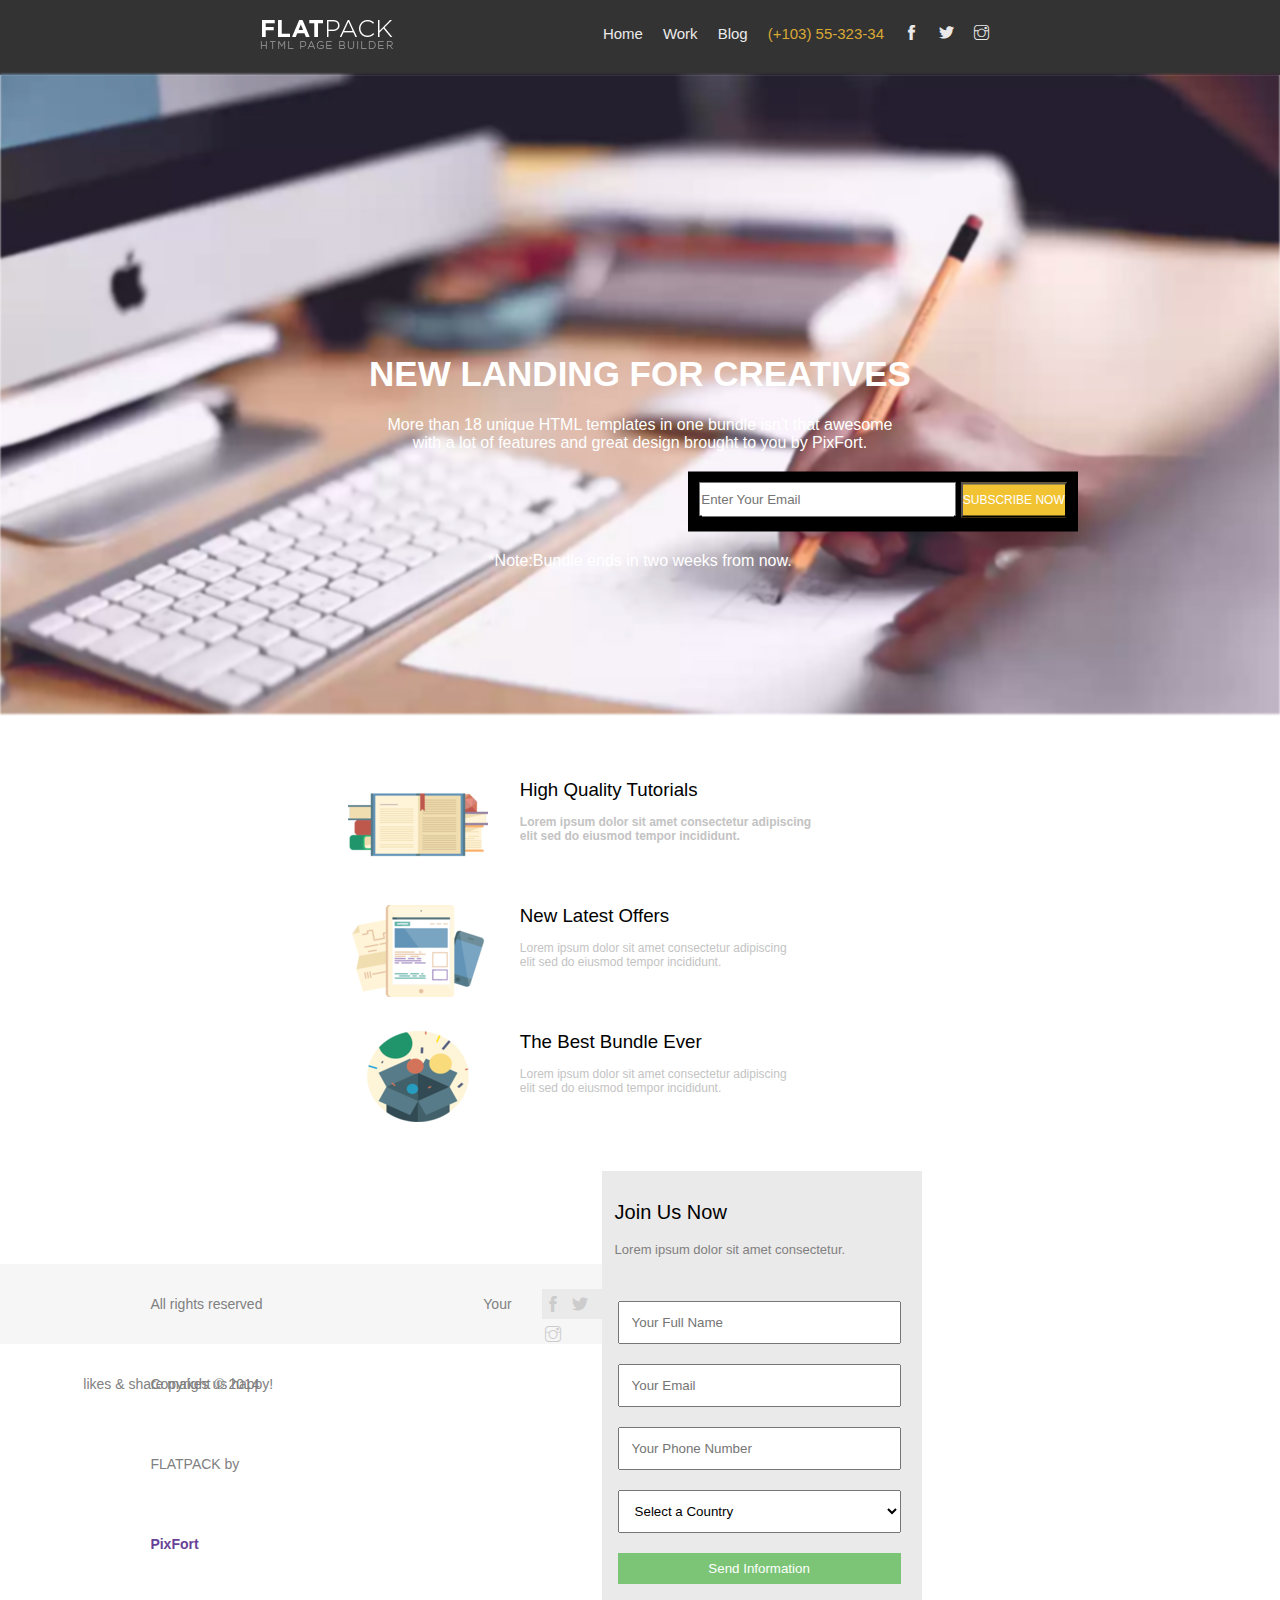
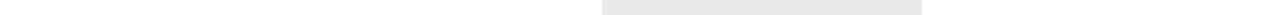
<file: Lab2_Web/Lab2_Web_Bai3/index.html>
<!DOCTYPE html>
<html lang="en">

<head>
    <meta charset="utf-8">
    <title></title>
    <link href="stylesheets/font-awesome.css" rel="stylesheet">
    <link rel="shortcut icon" href="images/favicon.ico">
    <link rel="apple-touch-icon" href="images/apple-touch-icon.png">
    <link rel="apple-touch-icon" sizes="72x72" href="images/apple-touch-icon-72x72.png">
    <link rel="apple-touch-icon" sizes="114x114" href="images/apple-touch-icon-114x114.png">
    <link rel="stylesheet" href="style.css">
    <link rel="stylesheet" href="./fonts/themify-icons/themify-icons.css">

</head>

<body>

    <div id="page" class="page">
        <!-- HEADER -->
        <div class="pixfort_normal_1" id="header">
            <div class="container-header">

                <div class="navbar-header">
                    <img src="images/main/logo-dark.png" class="pix_nav_logo" alt="">
                </div>

                <ul class="nav navbar-nav navbar-right">
                    <li class="active propClone text-g"><a class="text-g" href="#">Home</a></li>
                    <li class="propClone"><a class="text-g" href="#">Work</a></li>
                    <li class="propClone"><a class="text-g" href="#">Blog</a></li>
                    <li class="propClone"><span class="text_span editContent">(+103) 55-323-34</span></li>
                    <li class="propClone icon-item"><i class="ic-fb ti-facebook text-g "></i></li>
                    <li class="propClone icon-item"><i class="ic-twi ti-twitter-alt text-g"></i></li>
                    <li class="propClone icon-item"> <i class="ic-ins ti-instagram text-g "></i></li>
                </ul>


            </div>
        </div>
        <!-- SLIDER -->
        <div class="pixfort_normal_1 creative_video_header" id="slider">
            <div class="back-slider"></div>
            <div class="text-container-slider">

                <span class="text1-slider">NEW LANDING FOR CREATIVES</span>
                <p class="text2-slider">More than 18 unique HTML
                    templates in one bundle isn't that awesome <br> with a lot of features and
                    great design brought to you by PixFort.</p>

                <form id="contact_form-slider" pix-confirm="hidden_pix_1">
                    <input type="email" name="email" id="email" placeholder="Enter Your Email" class="mail-slider">
                    <button class="subscribe_btn pix_text" id="subscribe_btn_1">
                        <p>SUBSCRIBE NOW</p>
                    </button>
                    <div id="result"></div>
                </form>
                <p class="text3-slider">*Note:Bundle ends in two weeks from now.
                </p>

            </div>
        </div>
        <div class="clear"></div>

        <!-- Content -->

        <div class="pixfort_university_6" id="content">

            <div class="container">
        
                    <div class="zone_left ">
                        <div class="psingle_item row ">
                            <div class="icon_st  col"> <img src="images/6_university/icon_1.png" alt=""></div>
                            <div class="text_st col ">
                                <h3 class="title_st editContent">High Quality Tutorials</h3>
                                <h6 class="subject_st editContent ">Lorem ipsum dolor sit amet consectetur
                                    adipiscing <br> elit sed do eiusmod tempor incididunt.</h6>
                            </div>
                        </div>
                        <div class="clearfix"></div>
                        <div class="psingle_item row">
                            <div class="icon_st col"> <img src="images/6_university/icon_2.png" alt=""></div>
                            <div class="text_st col">
                                <h3 class="title_st editContent">New Latest Offers</h3>
                                <p class="subject_st editContent ">Lorem ipsum dolor sit amet consectetur
                                    adipiscing <br>   elit sed do eiusmod tempor incididunt.</p>
                            </div>
                        </div>
                        <div class="clearfix"></div>
                        <div class="psingle_item row">
                            <div class="icon_st col"> <img src="images/6_university/icon_3.png" alt=""></div>
                            <div class="text_st col">
                                <h3 class="title_st editContent">The Best Bundle Ever</h3>
                                <p class="subject_st editContent ">Lorem ipsum dolor sit amet consectetur
                                    adipiscing <br> elit sed do eiusmod tempor incididunt.</p>
                            </div>
                        </div>
                    </div>


                    <div class="substyle pix_builder_bg">
                        <div class="title-style"><span class="editContent"><span >Join Us
                                    Now</span></span></div>
                        <br>
                        <div class="text-style">
                            <span class="editContent"><span >Lorem ipsum dolor sit amet
                                    consectetur.</span></span>
                        </div><br>
                        <div class="clearfix"></div>
                        <form id="contact_form" pix-confirm="hidden_pix_6">
                            <input type="text" name="name" id="name" placeholder="Your Full Name" class="pix_text-contact">
                            <input type="email" name="email" id="email" placeholder="Your Email" class="pix_text-contact">
                            <input type="text" name="number" id="number" placeholder="Your Phone Number"
                                class="pix_text-contact">
                            <div class="select_st">
                                <select id="countries" name="countries" class="pix_text-contact">
                                    <option value="">Select a Country</option>
                                    <option value="Afghanistan">Afghanistan</option>
                                    <option value="Aland Islands">Aland Islands</option>
                                    <option value="Albania">Albania</option>
                                    <option value="Algeria">Algeria</option>
                                    <option value="American Samoa">American Samoa</option>
                                    <option value="Andorra">Andorra</option>
                                    <option value="Angola">Angola</option>
                                    <option value="Anguilla">Anguilla</option>
                                    <option value="Antarctica">Antarctica</option>
                                    <option value="Antigua and Barbuda">Antigua and Barbuda</option>
                                    <option value="Argentina">Argentina</option>
                                    <option value="Armenia">Armenia</option>
                                    <option value="Aruba">Aruba</option>
                                    <option value="Australia">Australia</option>
                                    <option value="Austria">Austria</option>
                                    <option value="Azerbaijan">Azerbaijan</option>
                                    <option value="Bahamas">Bahamas</option>
                                    <option value="Bahrain">Bahrain</option>
                                    <option value="Bangladesh">Bangladesh</option>
                                    <option value="Barbados">Barbados</option>
                                    <option value="Belarus">Belarus</option>
                                    <option value="Belgium">Belgium</option>
                                    <option value="Belize">Belize</option>
                                    <option value="Benin">Benin</option>
                                    <option value="Bermuda">Bermuda</option>
                                    <option value="Bhutan">Bhutan</option>
                                    <option value="Bolivia">Bolivia</option>
                                    <option value="Bosnia and Herzegovina">Bosnia and Herzegovina</option>
                                    <option value="Botswana">Botswana</option>
                                    <option value="Bouvet Island">Bouvet Island</option>
                                    <option value="Brazil">Brazil</option>
                                    <option value="British Indian Ocean Territory">British Indian Ocean
                                        Territory</option>
                                    <option value="Brunei Darussalam">Brunei Darussalam</option>
                                    <option value="Bulgaria">Bulgaria</option>
                                    <option value="Burkina Faso">Burkina Faso</option>
                                    <option value="Burundi">Burundi</option>
                                    <option value="Cambodia">Cambodia</option>
                                    <option value="Cameroon">Cameroon</option>
                                    <option value="Canada">Canada</option>
                                    <option value="Cape Verde">Cape Verde</option>
                                    <option value="Cayman Islands">Cayman Islands</option>
                                    <option value="Central African Republic">Central African Republic
                                    </option>
                                    <option value="Chad">Chad</option>
                                    <option value="Chile">Chile</option>
                                    <option value="China">China</option>
                                    <option value="Christmas Island">Christmas Island</option>
                                    <option value="Cocos (Keeling) Islands">Cocos (Keeling) Islands</option>
                                    <option value="Colombia">Colombia</option>
                                    <option value="Comoros">Comoros</option>
                                    <option value="Congo">Congo</option>
                                    <option value="Congo, The Democratic Republic of The">Congo, The
                                        Democratic Republic of The</option>
                                    <option value="Cook Islands">Cook Islands</option>
                                    <option value="Costa Rica">Costa Rica</option>
                                    <option value="Cote D'ivoire">Cote D'ivoire</option>
                                    <option value="Croatia">Croatia</option>
                                    <option value="Cuba">Cuba</option>
                                    <option value="Cyprus">Cyprus</option>
                                    <option value="Czech Republic">Czech Republic</option>
                                    <option value="Denmark">Denmark</option>
                                    <option value="Djibouti">Djibouti</option>
                                    <option value="Dominica">Dominica</option>
                                    <option value="Dominican Republic">Dominican Republic</option>
                                    <option value="Ecuador">Ecuador</option>
                                    <option value="Egypt">Egypt</option>
                                    <option value="El Salvador">El Salvador</option>
                                    <option value="Equatorial Guinea">Equatorial Guinea</option>
                                    <option value="Eritrea">Eritrea</option>
                                    <option value="Estonia">Estonia</option>
                                    <option value="Ethiopia">Ethiopia</option>
                                    <option value="Falkland Islands (Malvinas)">Falkland Islands (Malvinas)
                                    </option>
                                    <option value="Faroe Islands">Faroe Islands</option>
                                    <option value="Fiji">Fiji</option>
                                    <option value="Finland">Finland</option>
                                    <option value="France">France</option>
                                    <option value="French Guiana">French Guiana</option>
                                    <option value="French Polynesia">French Polynesia</option>
                                    <option value="French Southern Territories">French Southern Territories
                                    </option>
                                    <option value="Gabon">Gabon</option>
                                    <option value="Gambia">Gambia</option>
                                    <option value="Georgia">Georgia</option>
                                    <option value="Germany">Germany</option>
                                    <option value="Ghana">Ghana</option>
                                    <option value="Gibraltar">Gibraltar</option>
                                    <option value="Greece">Greece</option>
                                    <option value="Greenland">Greenland</option>
                                    <option value="Grenada">Grenada</option>
                                    <option value="Guadeloupe">Guadeloupe</option>
                                    <option value="Guam">Guam</option>
                                    <option value="Guatemala">Guatemala</option>
                                    <option value="Guernsey">Guernsey</option>
                                    <option value="Guinea">Guinea</option>
                                    <option value="Guinea-bissau">Guinea-bissau</option>
                                    <option value="Guyana">Guyana</option>
                                    <option value="Haiti">Haiti</option>
                                    <option value="Heard Island and Mcdonald Islands">Heard Island and
                                        Mcdonald Islands</option>
                                    <option value="Holy See (Vatican City State)">Holy See (Vatican City
                                        State)</option>
                                    <option value="Honduras">Honduras</option>
                                    <option value="Hong Kong">Hong Kong</option>
                                    <option value="Hungary">Hungary</option>
                                    <option value="Iceland">Iceland</option>
                                    <option value="India">India</option>
                                    <option value="Indonesia">Indonesia</option>
                                    <option value="Iran, Islamic Republic of">Iran, Islamic Republic of
                                    </option>
                                    <option value="Iraq">Iraq</option>
                                    <option value="Ireland">Ireland</option>
                                    <option value="Isle of Man">Isle of Man</option>
                                    <option value="Israel">Israel</option>
                                    <option value="Italy">Italy</option>
                                    <option value="Jamaica">Jamaica</option>
                                    <option value="Japan">Japan</option>
                                    <option value="Jersey">Jersey</option>
                                    <option value="Jordan">Jordan</option>
                                    <option value="Kazakhstan">Kazakhstan</option>
                                    <option value="Kenya">Kenya</option>
                                    <option value="Kiribati">Kiribati</option>
                                    <option value="Korea, Democratic People's Republic of">Korea, Democratic
                                        People's Republic of</option>
                                    <option value="Korea, Republic of">Korea, Republic of</option>
                                    <option value="Kuwait">Kuwait</option>
                                    <option value="Kyrgyzstan">Kyrgyzstan</option>
                                    <option value="Lao People's Democratic Republic">Lao People's Democratic
                                        Republic</option>
                                    <option value="Latvia">Latvia</option>
                                    <option value="Lebanon">Lebanon</option>
                                    <option value="Lesotho">Lesotho</option>
                                    <option value="Liberia">Liberia</option>
                                    <option value="Libyan Arab Jamahiriya">Libyan Arab Jamahiriya</option>
                                    <option value="Liechtenstein">Liechtenstein</option>
                                    <option value="Lithuania">Lithuania</option>
                                    <option value="Luxembourg">Luxembourg</option>
                                    <option value="Macao">Macao</option>
                                    <option value="Macedonia, The Former Yugoslav Republic of">Macedonia,
                                        The Former Yugoslav Republic of</option>
                                    <option value="Madagascar">Madagascar</option>
                                    <option value="Malawi">Malawi</option>
                                    <option value="Malaysia">Malaysia</option>
                                    <option value="Maldives">Maldives</option>
                                    <option value="Mali">Mali</option>
                                    <option value="Malta">Malta</option>
                                    <option value="Marshall Islands">Marshall Islands</option>
                                    <option value="Martinique">Martinique</option>
                                    <option value="Mauritania">Mauritania</option>
                                    <option value="Mauritius">Mauritius</option>
                                    <option value="Mayotte">Mayotte</option>
                                    <option value="Mexico">Mexico</option>
                                    <option value="Micronesia, Federated States of">Micronesia, Federated
                                        States of</option>
                                    <option value="Moldova, Republic of">Moldova, Republic of</option>
                                    <option value="Monaco">Monaco</option>
                                    <option value="Mongolia">Mongolia</option>
                                    <option value="Montenegro">Montenegro</option>
                                    <option value="Montserrat">Montserrat</option>
                                    <option value="Morocco">Morocco</option>
                                    <option value="Mozambique">Mozambique</option>
                                    <option value="Myanmar">Myanmar</option>
                                    <option value="Namibia">Namibia</option>
                                    <option value="Nauru">Nauru</option>
                                    <option value="Nepal">Nepal</option>
                                    <option value="Netherlands">Netherlands</option>
                                    <option value="Netherlands Antilles">Netherlands Antilles</option>
                                    <option value="New Caledonia">New Caledonia</option>
                                    <option value="New Zealand">New Zealand</option>
                                    <option value="Nicaragua">Nicaragua</option>
                                    <option value="Niger">Niger</option>
                                    <option value="Nigeria">Nigeria</option>
                                    <option value="Niue">Niue</option>
                                    <option value="Norfolk Island">Norfolk Island</option>
                                    <option value="Northern Mariana Islands">Northern Mariana Islands
                                    </option>
                                    <option value="Norway">Norway</option>
                                    <option value="Oman">Oman</option>
                                    <option value="Pakistan">Pakistan</option>
                                    <option value="Palau">Palau</option>
                                    <option value="Palestinian Territory, Occupied">Palestinian Territory,
                                        Occupied</option>
                                    <option value="Panama">Panama</option>
                                    <option value="Papua New Guinea">Papua New Guinea</option>
                                    <option value="Paraguay">Paraguay</option>
                                    <option value="Peru">Peru</option>
                                    <option value="Philippines">Philippines</option>
                                    <option value="Pitcairn">Pitcairn</option>
                                    <option value="Poland">Poland</option>
                                    <option value="Portugal">Portugal</option>
                                    <option value="Puerto Rico">Puerto Rico</option>
                                    <option value="Qatar">Qatar</option>
                                    <option value="Reunion">Reunion</option>
                                    <option value="Romania">Romania</option>
                                    <option value="Russian Federation">Russian Federation</option>
                                    <option value="Rwanda">Rwanda</option>
                                    <option value="Saint Helena">Saint Helena</option>
                                    <option value="Saint Kitts and Nevis">Saint Kitts and Nevis</option>
                                    <option value="Saint Lucia">Saint Lucia</option>
                                    <option value="Saint Pierre and Miquelon">Saint Pierre and Miquelon
                                    </option>
                                    <option value="Saint Vincent and The Grenadines">Saint Vincent and The
                                        Grenadines</option>
                                    <option value="Samoa">Samoa</option>
                                    <option value="San Marino">San Marino</option>
                                    <option value="Sao Tome and Principe">Sao Tome and Principe</option>
                                    <option value="Saudi Arabia">Saudi Arabia</option>
                                    <option value="Senegal">Senegal</option>
                                    <option value="Serbia">Serbia</option>
                                    <option value="Seychelles">Seychelles</option>
                                    <option value="Sierra Leone">Sierra Leone</option>
                                    <option value="Singapore">Singapore</option>
                                    <option value="Slovakia">Slovakia</option>
                                    <option value="Slovenia">Slovenia</option>
                                    <option value="Solomon Islands">Solomon Islands</option>
                                    <option value="Somalia">Somalia</option>
                                    <option value="South Africa">South Africa</option>
                                    <option value="South Georgia and The South Sandwich Islands">South
                                        Georgia and The South Sandwich Islands</option>
                                    <option value="Spain">Spain</option>
                                    <option value="Sri Lanka">Sri Lanka</option>
                                    <option value="Sudan">Sudan</option>
                                    <option value="Suriname">Suriname</option>
                                    <option value="Svalbard and Jan Mayen">Svalbard and Jan Mayen</option>
                                    <option value="Swaziland">Swaziland</option>
                                    <option value="Sweden">Sweden</option>
                                    <option value="Switzerland">Switzerland</option>
                                    <option value="Syrian Arab Republic">Syrian Arab Republic</option>
                                    <option value="Taiwan, Province of China">Taiwan, Province of China
                                    </option>
                                    <option value="Tajikistan">Tajikistan</option>
                                    <option value="Tanzania, United Republic of">Tanzania, United Republic
                                        of</option>
                                    <option value="Thailand">Thailand</option>
                                    <option value="Timor-leste">Timor-leste</option>
                                    <option value="Togo">Togo</option>
                                    <option value="Tokelau">Tokelau</option>
                                    <option value="Tonga">Tonga</option>
                                    <option value="Trinidad and Tobago">Trinidad and Tobago</option>
                                    <option value="Tunisia">Tunisia</option>
                                    <option value="Turkey">Turkey</option>
                                    <option value="Turkmenistan">Turkmenistan</option>
                                    <option value="Turks and Caicos Islands">Turks and Caicos Islands
                                    </option>
                                    <option value="Tuvalu">Tuvalu</option>
                                    <option value="Uganda">Uganda</option>
                                    <option value="Ukraine">Ukraine</option>
                                    <option value="United Arab Emirates">United Arab Emirates</option>
                                    <option value="United Kingdom">United Kingdom</option>
                                    <option value="United States">United States</option>
                                    <option value="United States Minor Outlying Islands">United States Minor
                                        Outlying Islands</option>
                                    <option value="Uruguay">Uruguay</option>
                                    <option value="Uzbekistan">Uzbekistan</option>
                                    <option value="Vanuatu">Vanuatu</option>
                                    <option value="Venezuela">Venezuela</option>
                                    <option value="Viet Nam">Viet Nam</option>
                                    <option value="Virgin Islands, British">Virgin Islands, British</option>
                                    <option value="Virgin Islands, U.S.">Virgin Islands, U.S.</option>
                                    <option value="Wallis and Futuna">Wallis and Futuna</option>
                                    <option value="Western Sahara">Western Sahara</option>
                                    <option value="Yemen">Yemen</option>
                                    <option value="Zambia">Zambia</option>
                                    <option value="Zimbabwe">Zimbabwe</option>

                                </select>
                            </div>
                            
                                <button class="submit_btn pix_text" >
                                    <span class="editContent">Send Information</span>
                                </button>
                           
                        </form>
                     
                    </div>
              
            </div><!-- container -->

        </div>
        <!-- FOOTER -->
        <div id="sub-footer">
            <div class="container-sub-footer">
                <span class="pix_text">
                    <span class="rights_st "> All rights reserved Copyright © 2014 FLATPACK by
                        <span class="pixfort_st">PixFort</span>
                    </span>
                </span>

                <div class="socbuttons">
                    <div class="likes_st">
                        <span class="editContent">
                            <span class="pix_text1 like-stt ">Your likes &amp; share makes us happy!</span>
                        </span>
                    </div>
                    <div class="list-icon-footer">
                        <i class="ic-fb ti-facebook"></i>
                        <i class="ic-twi ti-twitter-alt"></i>
                        <i class="ic-ins ti-instagram"></i>
                    </div>
                </div>
            </div>
        </div>
    </div>

</body>

</html>
</file>
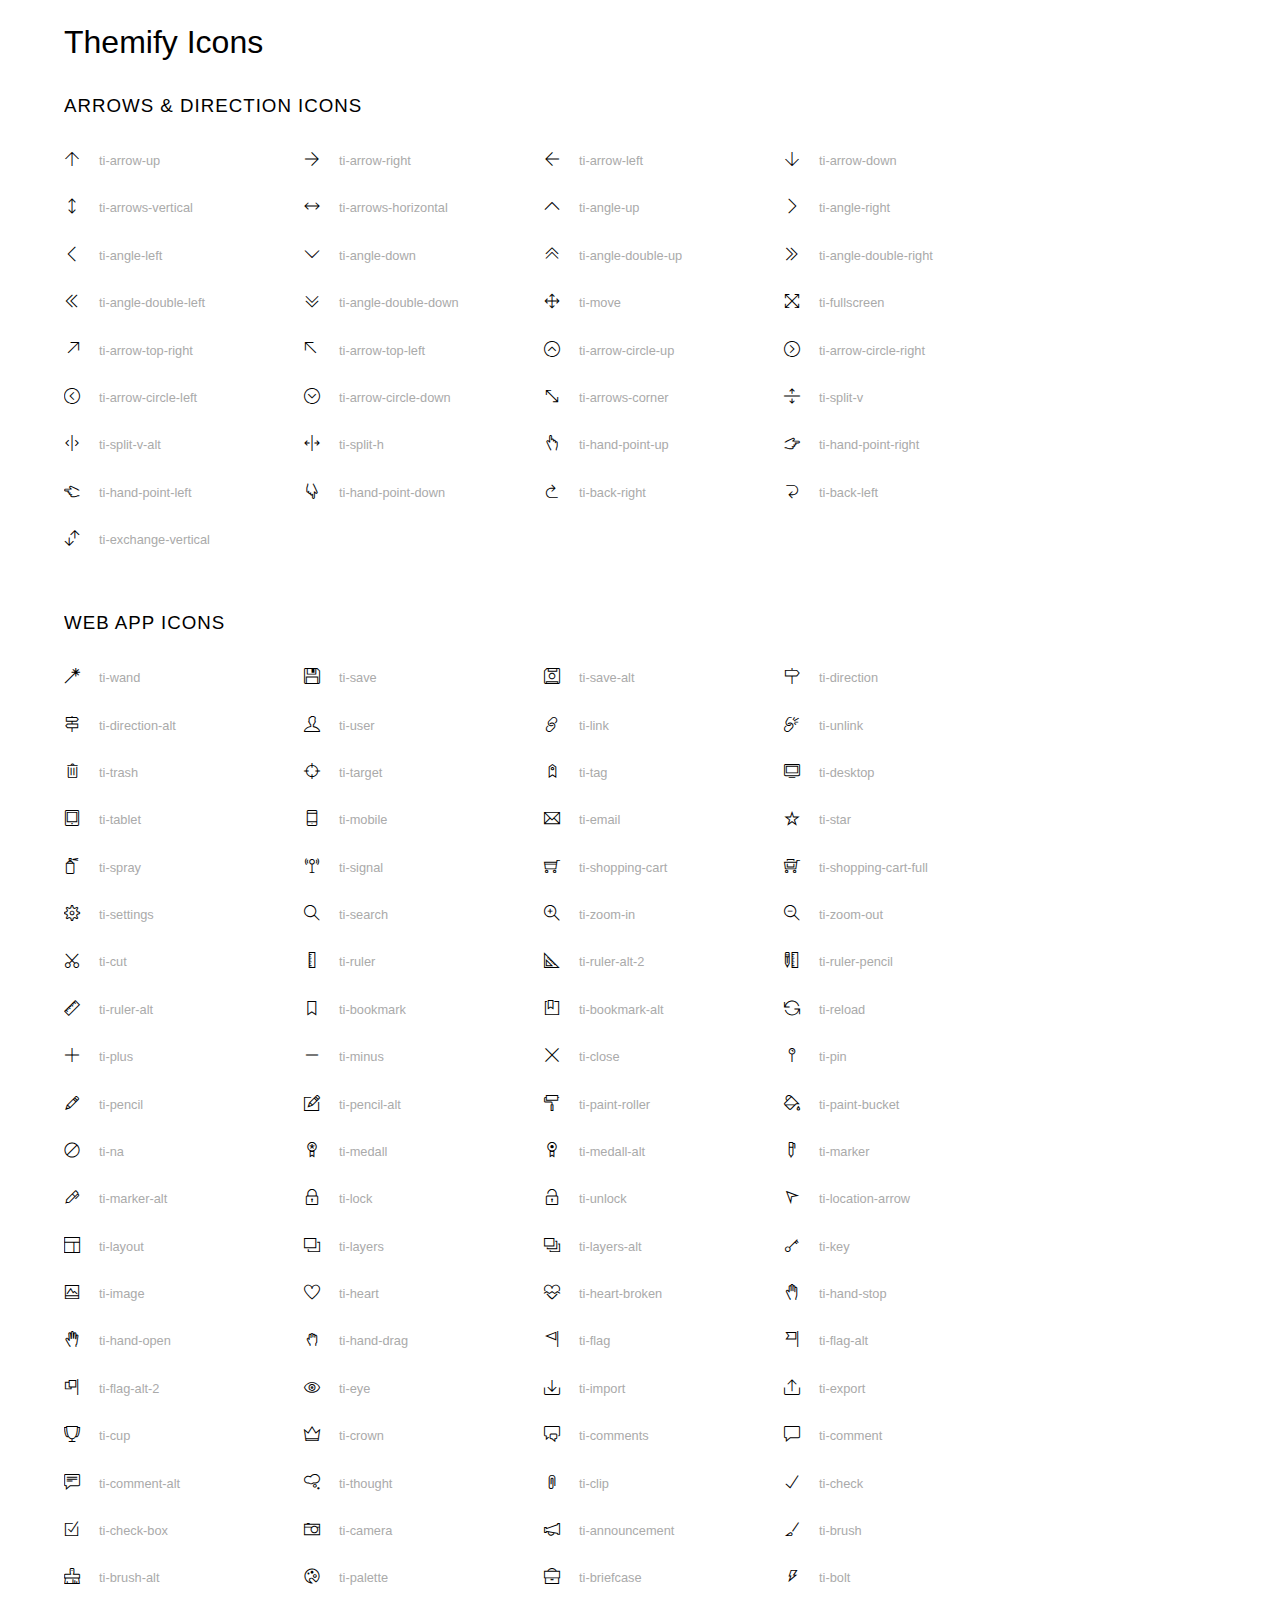
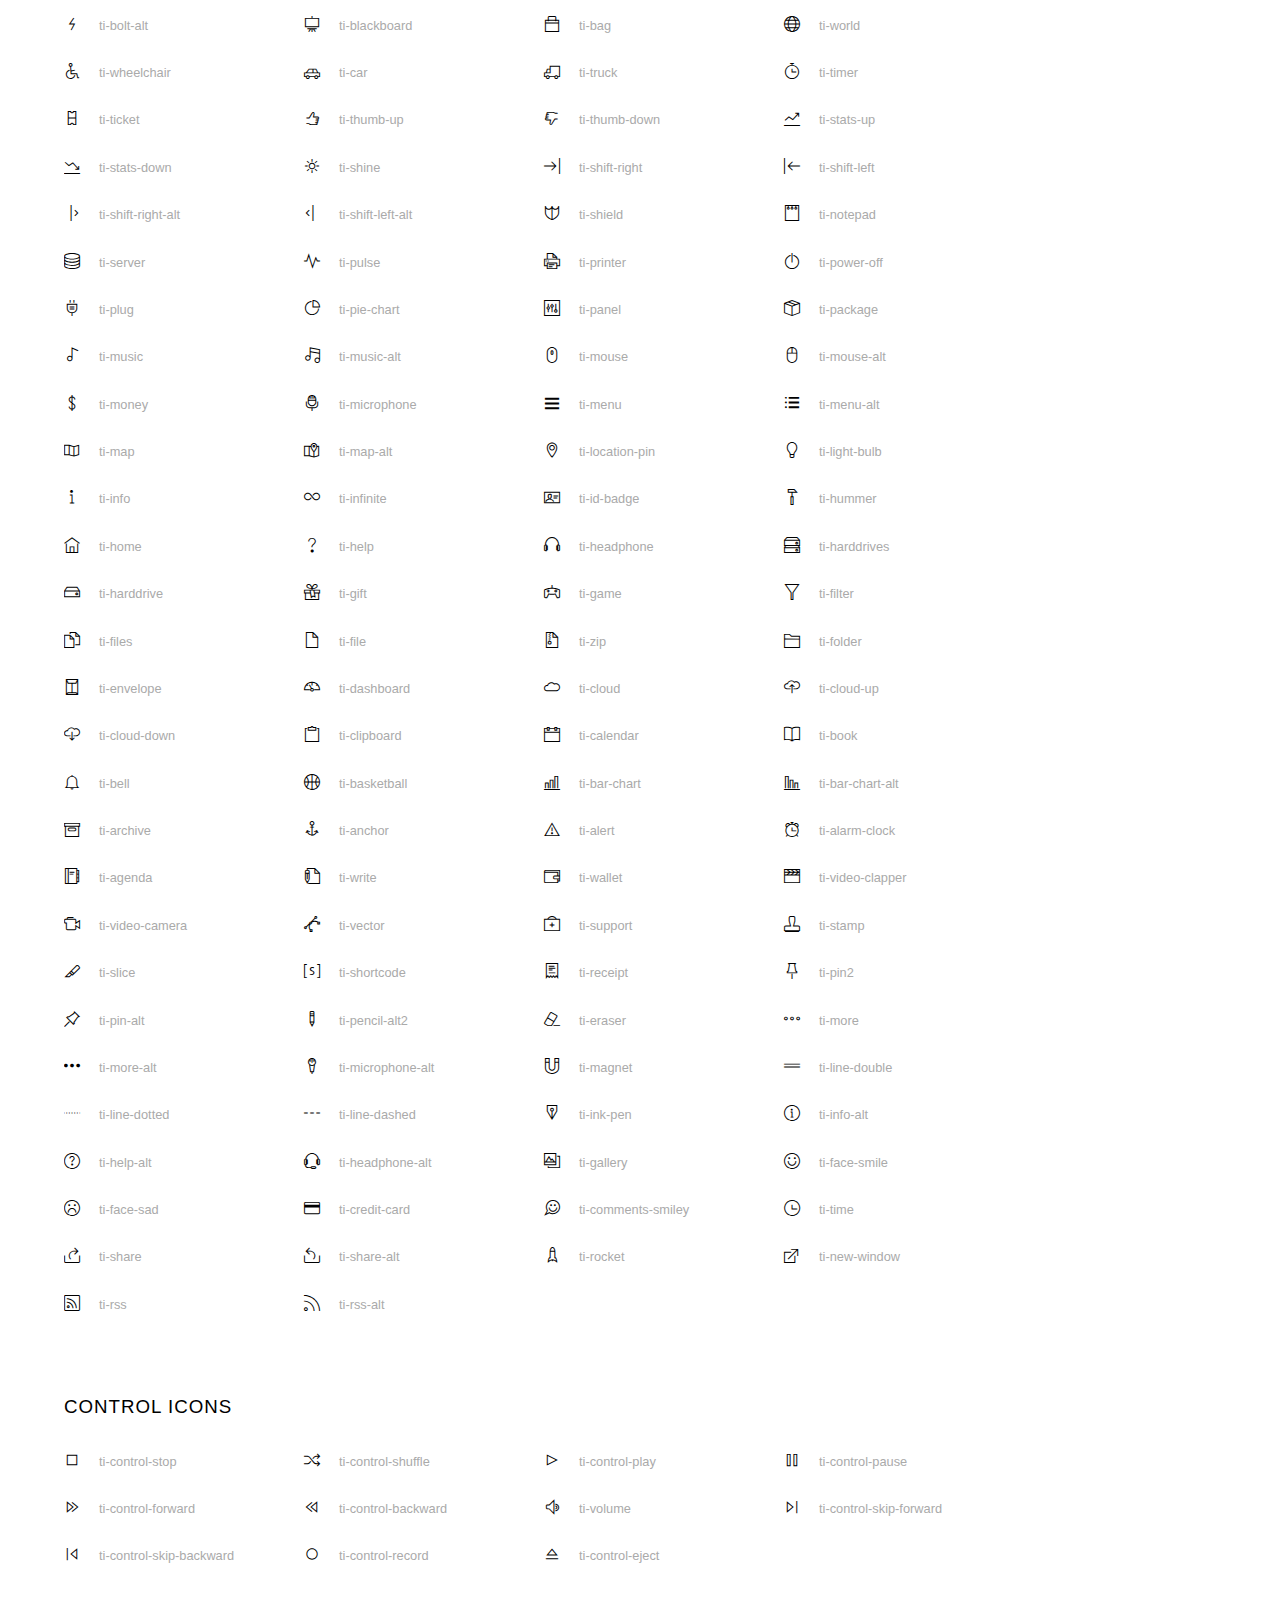
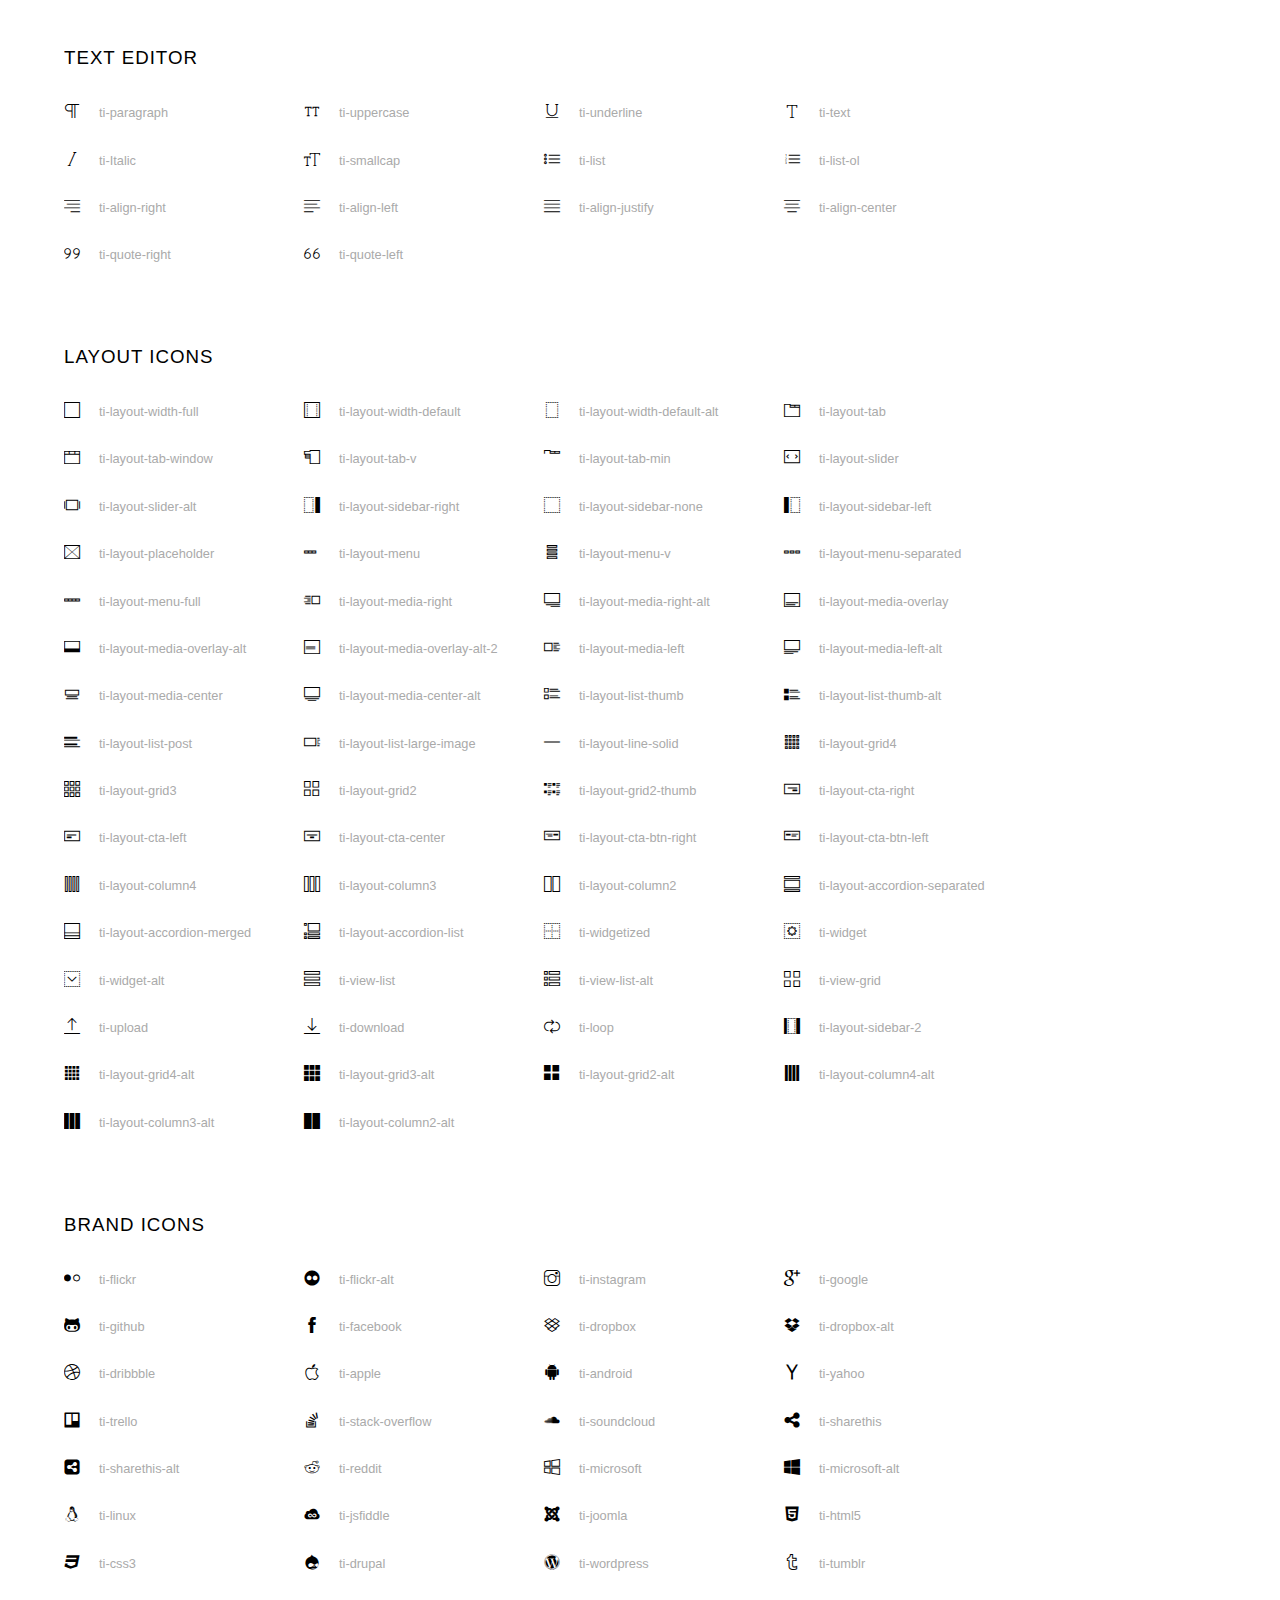
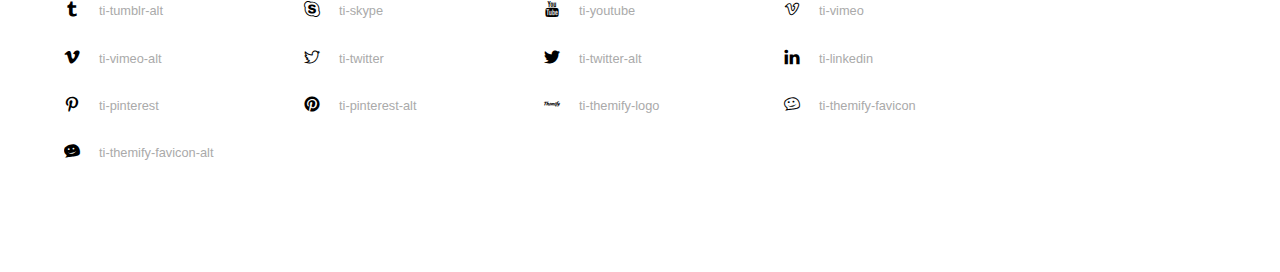
<file: Lab3_Web/themify-icons/index.html>
<!doctype html>
<html>
<head>
	<meta charset="utf-8">
	<title>Themify Icon Font</title>
	<meta name="viewport" content="width=device-width">
	<link rel="stylesheet" href="demo-files/demo.css">
	<link rel="stylesheet" href="themify-icons.css">
	<!--[if lt IE 8]><!-->
	<link rel="stylesheet" href="ie7/ie7.css">
	<!--<![endif]-->
</head>
<body>
	<h1>Themify Icons</h1>

	<div class="icon-section">

		<div class="icon-section">
			<h3>Arrows &amp; Direction Icons </h3>

			<div class="icon-container">
				<span class="ti-arrow-up"></span><span class="icon-name"> ti-arrow-up</span>
			</div>
			<div class="icon-container">
				<span class="ti-arrow-right"></span><span class="icon-name"> ti-arrow-right</span>
			</div>
			<div class="icon-container">
				<span class="ti-arrow-left"></span><span class="icon-name"> ti-arrow-left</span>
			</div>
			<div class="icon-container">
				<span class="ti-arrow-down"></span><span class="icon-name"> ti-arrow-down</span>
			</div>
			<div class="icon-container">
				<span class="ti-arrows-vertical"></span><span class="icon-name"> ti-arrows-vertical</span>
			</div>
			<div class="icon-container">
				<span class="ti-arrows-horizontal"></span><span class="icon-name"> ti-arrows-horizontal</span>
			</div>
			<div class="icon-container">
				<span class="ti-angle-up"></span><span class="icon-name"> ti-angle-up</span>
			</div>
			<div class="icon-container">
				<span class="ti-angle-right"></span><span class="icon-name"> ti-angle-right</span>
			</div>
			<div class="icon-container">
				<span class="ti-angle-left"></span><span class="icon-name"> ti-angle-left</span>
			</div>
			<div class="icon-container">
				<span class="ti-angle-down"></span><span class="icon-name"> ti-angle-down</span>
			</div>	
			<div class="icon-container">
				<span class="ti-angle-double-up"></span><span class="icon-name"> ti-angle-double-up</span>
			</div>
			<div class="icon-container">
				<span class="ti-angle-double-right"></span><span class="icon-name"> ti-angle-double-right</span>
			</div>
			<div class="icon-container">
				<span class="ti-angle-double-left"></span><span class="icon-name"> ti-angle-double-left</span>
			</div>
			<div class="icon-container">
				<span class="ti-angle-double-down"></span><span class="icon-name"> ti-angle-double-down</span>
			</div>					
			<div class="icon-container">
				<span class="ti-move"></span><span class="icon-name"> ti-move</span>
			</div>
			<div class="icon-container">
				<span class="ti-fullscreen"></span><span class="icon-name"> ti-fullscreen</span>
			</div>
			<div class="icon-container">
				<span class="ti-arrow-top-right"></span><span class="icon-name"> ti-arrow-top-right</span>
			</div>
			<div class="icon-container">
				<span class="ti-arrow-top-left"></span><span class="icon-name"> ti-arrow-top-left</span>
			</div>
			<div class="icon-container">
				<span class="ti-arrow-circle-up"></span><span class="icon-name"> ti-arrow-circle-up</span>
			</div>
			<div class="icon-container">
				<span class="ti-arrow-circle-right"></span><span class="icon-name"> ti-arrow-circle-right</span>
			</div>
			<div class="icon-container">
				<span class="ti-arrow-circle-left"></span><span class="icon-name"> ti-arrow-circle-left</span>
			</div>
			<div class="icon-container">
				<span class="ti-arrow-circle-down"></span><span class="icon-name"> ti-arrow-circle-down</span>
			</div>
			<div class="icon-container">
				<span class="ti-arrows-corner"></span><span class="icon-name"> ti-arrows-corner</span>
			</div>
			<div class="icon-container">
				<span class="ti-split-v"></span><span class="icon-name"> ti-split-v</span>
			</div>

			<div class="icon-container">
				<span class="ti-split-v-alt"></span><span class="icon-name"> ti-split-v-alt</span>
			</div>
			<div class="icon-container">
				<span class="ti-split-h"></span><span class="icon-name"> ti-split-h</span>
			</div>
			<div class="icon-container">
				<span class="ti-hand-point-up"></span><span class="icon-name"> ti-hand-point-up</span>
			</div>
			<div class="icon-container">
				<span class="ti-hand-point-right"></span><span class="icon-name"> ti-hand-point-right</span>
			</div>
			<div class="icon-container">
				<span class="ti-hand-point-left"></span><span class="icon-name"> ti-hand-point-left</span>
			</div>
			<div class="icon-container">
				<span class="ti-hand-point-down"></span><span class="icon-name"> ti-hand-point-down</span>
			</div>
			<div class="icon-container">
				<span class="ti-back-right"></span><span class="icon-name"> ti-back-right</span>
			</div>
			<div class="icon-container">
				<span class="ti-back-left"></span><span class="icon-name"> ti-back-left</span>
			</div>
			<div class="icon-container">
				<span class="ti-exchange-vertical"></span><span class="icon-name"> ti-exchange-vertical</span>
			</div>

		</div> <!-- Arrows Icons -->



		<h3>Web App Icons</h3>
		
		<div class="icon-section">

			<div class="icon-container">
				<span class="ti-wand"></span><span class="icon-name"> ti-wand</span>
			</div>
			<div class="icon-container">
				<span class="ti-save"></span><span class="icon-name"> ti-save</span>
			</div>
			<div class="icon-container">
				<span class="ti-save-alt"></span><span class="icon-name"> ti-save-alt</span>
			</div>

			<div class="icon-container">
				<span class="ti-direction"></span><span class="icon-name"> ti-direction</span>
			</div>
			<div class="icon-container">
				<span class="ti-direction-alt"></span><span class="icon-name"> ti-direction-alt</span>
			</div>
			<div class="icon-container">
				<span class="ti-user"></span><span class="icon-name"> ti-user</span>
			</div>
			<div class="icon-container">
				<span class="ti-link"></span><span class="icon-name"> ti-link</span>
			</div>
			<div class="icon-container">
				<span class="ti-unlink"></span><span class="icon-name"> ti-unlink</span>
			</div>
			<div class="icon-container">
				<span class="ti-trash"></span><span class="icon-name"> ti-trash</span>
			</div>
			<div class="icon-container">
				<span class="ti-target"></span><span class="icon-name"> ti-target</span>
			</div>
			<div class="icon-container">
				<span class="ti-tag"></span><span class="icon-name"> ti-tag</span>
			</div>
			<div class="icon-container">
				<span class="ti-desktop"></span><span class="icon-name"> ti-desktop</span>
			</div>
			<div class="icon-container">
				<span class="ti-tablet"></span><span class="icon-name"> ti-tablet</span>
			</div>
			<div class="icon-container">
				<span class="ti-mobile"></span><span class="icon-name"> ti-mobile</span>
			</div>
			<div class="icon-container">
				<span class="ti-email"></span><span class="icon-name"> ti-email</span>
			</div>	
			<div class="icon-container">
				<span class="ti-star"></span><span class="icon-name"> ti-star</span>
			</div>
			<div class="icon-container">
				<span class="ti-spray"></span><span class="icon-name"> ti-spray</span>
			</div>
			<div class="icon-container">
				<span class="ti-signal"></span><span class="icon-name"> ti-signal</span>
			</div>
			<div class="icon-container">
				<span class="ti-shopping-cart"></span><span class="icon-name"> ti-shopping-cart</span>
			</div>
			<div class="icon-container">
				<span class="ti-shopping-cart-full"></span><span class="icon-name"> ti-shopping-cart-full</span>
			</div>
			<div class="icon-container">
				<span class="ti-settings"></span><span class="icon-name"> ti-settings</span>
			</div>
			<div class="icon-container">
				<span class="ti-search"></span><span class="icon-name"> ti-search</span>
			</div>
			<div class="icon-container">
				<span class="ti-zoom-in"></span><span class="icon-name"> ti-zoom-in</span>
			</div>
			<div class="icon-container">
				<span class="ti-zoom-out"></span><span class="icon-name"> ti-zoom-out</span>
			</div>
			<div class="icon-container">
				<span class="ti-cut"></span><span class="icon-name"> ti-cut</span>
			</div>
			<div class="icon-container">
				<span class="ti-ruler"></span><span class="icon-name"> ti-ruler</span>
			</div>
			<div class="icon-container">
				<span class="ti-ruler-alt-2"></span><span class="icon-name"> ti-ruler-alt-2</span>
			</div>			
			<div class="icon-container">
				<span class="ti-ruler-pencil"></span><span class="icon-name"> ti-ruler-pencil</span>
			</div>
			<div class="icon-container">
				<span class="ti-ruler-alt"></span><span class="icon-name"> ti-ruler-alt</span>
			</div>
			<div class="icon-container">
				<span class="ti-bookmark"></span><span class="icon-name"> ti-bookmark</span>
			</div>
			<div class="icon-container">
				<span class="ti-bookmark-alt"></span><span class="icon-name"> ti-bookmark-alt</span>
			</div>
			<div class="icon-container">
				<span class="ti-reload"></span><span class="icon-name"> ti-reload</span>
			</div>
			<div class="icon-container">
				<span class="ti-plus"></span><span class="icon-name"> ti-plus</span>
			</div>
			<div class="icon-container">
				<span class="ti-minus"></span><span class="icon-name"> ti-minus</span>
			</div>
			<div class="icon-container">
				<span class="ti-close"></span><span class="icon-name"> ti-close</span>
			</div>			
			<div class="icon-container">
				<span class="ti-pin"></span><span class="icon-name"> ti-pin</span>
			</div>
			<div class="icon-container">
				<span class="ti-pencil"></span><span class="icon-name"> ti-pencil</span>
			</div>
					
		  	<div class="icon-container">
				<span class="ti-pencil-alt"></span><span class="icon-name"> ti-pencil-alt</span>
			</div>
			<div class="icon-container">
				<span class="ti-paint-roller"></span><span class="icon-name"> ti-paint-roller</span>
			</div>
			<div class="icon-container">
				<span class="ti-paint-bucket"></span><span class="icon-name"> ti-paint-bucket</span>
			</div>
			<div class="icon-container">
				<span class="ti-na"></span><span class="icon-name"> ti-na</span>
			</div>
			<div class="icon-container">
				<span class="ti-medall"></span><span class="icon-name"> ti-medall</span>
			</div>
			<div class="icon-container">
				<span class="ti-medall-alt"></span><span class="icon-name"> ti-medall-alt</span>
			</div>
			<div class="icon-container">
				<span class="ti-marker"></span><span class="icon-name"> ti-marker</span>
			</div>
			<div class="icon-container">
				<span class="ti-marker-alt"></span><span class="icon-name"> ti-marker-alt</span>
			</div>

			<div class="icon-container">
				<span class="ti-lock"></span><span class="icon-name"> ti-lock</span>
			</div>
			<div class="icon-container">
				<span class="ti-unlock"></span><span class="icon-name"> ti-unlock</span>
			</div>
			<div class="icon-container">
				<span class="ti-location-arrow"></span><span class="icon-name"> ti-location-arrow</span>
			</div>
			<div class="icon-container">
				<span class="ti-layout"></span><span class="icon-name"> ti-layout</span>
			</div>
			<div class="icon-container">
				<span class="ti-layers"></span><span class="icon-name"> ti-layers</span>
			</div>
			<div class="icon-container">
				<span class="ti-layers-alt"></span><span class="icon-name"> ti-layers-alt</span>
			</div>
			<div class="icon-container">
				<span class="ti-key"></span><span class="icon-name"> ti-key</span>
			</div>
			<div class="icon-container">
				<span class="ti-image"></span><span class="icon-name"> ti-image</span>
			</div>
			<div class="icon-container">
				<span class="ti-heart"></span><span class="icon-name"> ti-heart</span>
			</div>
			<div class="icon-container">
				<span class="ti-heart-broken"></span><span class="icon-name"> ti-heart-broken</span>
			</div>
			<div class="icon-container">
				<span class="ti-hand-stop"></span><span class="icon-name"> ti-hand-stop</span>
			</div>
			<div class="icon-container">
				<span class="ti-hand-open"></span><span class="icon-name"> ti-hand-open</span>
			</div>
			<div class="icon-container">
				<span class="ti-hand-drag"></span><span class="icon-name"> ti-hand-drag</span>
			</div>
			<div class="icon-container">
				<span class="ti-flag"></span><span class="icon-name"> ti-flag</span>
			</div>
			<div class="icon-container">
				<span class="ti-flag-alt"></span><span class="icon-name"> ti-flag-alt</span>
			</div>
			<div class="icon-container">
				<span class="ti-flag-alt-2"></span><span class="icon-name"> ti-flag-alt-2</span>
			</div>
			<div class="icon-container">
				<span class="ti-eye"></span><span class="icon-name"> ti-eye</span>
			</div>
			<div class="icon-container">
				<span class="ti-import"></span><span class="icon-name"> ti-import</span>
			</div>			
			<div class="icon-container">
				<span class="ti-export"></span><span class="icon-name"> ti-export</span>
			</div>
			<div class="icon-container">
				<span class="ti-cup"></span><span class="icon-name"> ti-cup</span>
			</div>
			<div class="icon-container">
				<span class="ti-crown"></span><span class="icon-name"> ti-crown</span>
			</div>
			<div class="icon-container">
				<span class="ti-comments"></span><span class="icon-name"> ti-comments</span>
			</div>
			<div class="icon-container">
				<span class="ti-comment"></span><span class="icon-name"> ti-comment</span>
			</div>
			<div class="icon-container">
				<span class="ti-comment-alt"></span><span class="icon-name"> ti-comment-alt</span>
			</div>
			<div class="icon-container">
				<span class="ti-thought"></span><span class="icon-name"> ti-thought</span>
			</div>			
			<div class="icon-container">
				<span class="ti-clip"></span><span class="icon-name"> ti-clip</span>
			</div>

			<div class="icon-container">
				<span class="ti-check"></span><span class="icon-name"> ti-check</span>
			</div>
			<div class="icon-container">
				<span class="ti-check-box"></span><span class="icon-name"> ti-check-box</span>
			</div>
			<div class="icon-container">
				<span class="ti-camera"></span><span class="icon-name"> ti-camera</span>
			</div>
			<div class="icon-container">
				<span class="ti-announcement"></span><span class="icon-name"> ti-announcement</span>
			</div>
			<div class="icon-container">
				<span class="ti-brush"></span><span class="icon-name"> ti-brush</span>
			</div>
			<div class="icon-container">
				<span class="ti-brush-alt"></span><span class="icon-name"> ti-brush-alt</span>
			</div>
			<div class="icon-container">
				<span class="ti-palette"></span><span class="icon-name"> ti-palette</span>
			</div>			
			<div class="icon-container">
				<span class="ti-briefcase"></span><span class="icon-name"> ti-briefcase</span>
			</div>
			<div class="icon-container">
				<span class="ti-bolt"></span><span class="icon-name"> ti-bolt</span>
			</div>
			<div class="icon-container">
				<span class="ti-bolt-alt"></span><span class="icon-name"> ti-bolt-alt</span>
			</div>
			<div class="icon-container">
				<span class="ti-blackboard"></span><span class="icon-name"> ti-blackboard</span>
			</div>
			<div class="icon-container">
				<span class="ti-bag"></span><span class="icon-name"> ti-bag</span>
			</div>
			<div class="icon-container">
				<span class="ti-world"></span><span class="icon-name"> ti-world</span>
			</div>
			<div class="icon-container">
				<span class="ti-wheelchair"></span><span class="icon-name"> ti-wheelchair</span>
			</div>
			<div class="icon-container">
				<span class="ti-car"></span><span class="icon-name"> ti-car</span>
			</div>
			<div class="icon-container">
				<span class="ti-truck"></span><span class="icon-name"> ti-truck</span>
			</div>
			<div class="icon-container">
				<span class="ti-timer"></span><span class="icon-name"> ti-timer</span>
			</div>
			<div class="icon-container">
				<span class="ti-ticket"></span><span class="icon-name"> ti-ticket</span>
			</div>
			<div class="icon-container">
				<span class="ti-thumb-up"></span><span class="icon-name"> ti-thumb-up</span>
			</div>
			<div class="icon-container">
				<span class="ti-thumb-down"></span><span class="icon-name"> ti-thumb-down</span>
			</div>

			<div class="icon-container">
				<span class="ti-stats-up"></span><span class="icon-name"> ti-stats-up</span>
			</div>
			<div class="icon-container">
				<span class="ti-stats-down"></span><span class="icon-name"> ti-stats-down</span>
			</div>
			<div class="icon-container">
				<span class="ti-shine"></span><span class="icon-name"> ti-shine</span>
			</div>
			<div class="icon-container">
				<span class="ti-shift-right"></span><span class="icon-name"> ti-shift-right</span>
			</div>
			<div class="icon-container">
				<span class="ti-shift-left"></span><span class="icon-name"> ti-shift-left</span>
			</div>

			<div class="icon-container">
				<span class="ti-shift-right-alt"></span><span class="icon-name"> ti-shift-right-alt</span>
			</div>
			<div class="icon-container">
				<span class="ti-shift-left-alt"></span><span class="icon-name"> ti-shift-left-alt</span>
			</div>
			<div class="icon-container">
				<span class="ti-shield"></span><span class="icon-name"> ti-shield</span>
			</div>
			<div class="icon-container">
				<span class="ti-notepad"></span><span class="icon-name"> ti-notepad</span>
			</div>
			<div class="icon-container">
				<span class="ti-server"></span><span class="icon-name"> ti-server</span>
			</div>

			<div class="icon-container">
				<span class="ti-pulse"></span><span class="icon-name"> ti-pulse</span>
			</div>
			<div class="icon-container">
				<span class="ti-printer"></span><span class="icon-name"> ti-printer</span>
			</div>
			<div class="icon-container">
				<span class="ti-power-off"></span><span class="icon-name"> ti-power-off</span>
			</div>
			<div class="icon-container">
				<span class="ti-plug"></span><span class="icon-name"> ti-plug</span>
			</div>
			<div class="icon-container">
				<span class="ti-pie-chart"></span><span class="icon-name"> ti-pie-chart</span>
			</div>

			<div class="icon-container">
				<span class="ti-panel"></span><span class="icon-name"> ti-panel</span>
			</div>
			<div class="icon-container">
				<span class="ti-package"></span><span class="icon-name"> ti-package</span>
			</div>
			<div class="icon-container">
				<span class="ti-music"></span><span class="icon-name"> ti-music</span>
			</div>
			<div class="icon-container">
				<span class="ti-music-alt"></span><span class="icon-name"> ti-music-alt</span>
			</div>
			<div class="icon-container">
				<span class="ti-mouse"></span><span class="icon-name"> ti-mouse</span>
			</div>
			<div class="icon-container">
				<span class="ti-mouse-alt"></span><span class="icon-name"> ti-mouse-alt</span>
			</div>
			<div class="icon-container">
				<span class="ti-money"></span><span class="icon-name"> ti-money</span>
			</div>
			<div class="icon-container">
				<span class="ti-microphone"></span><span class="icon-name"> ti-microphone</span>
			</div>
			<div class="icon-container">
				<span class="ti-menu"></span><span class="icon-name"> ti-menu</span>
			</div>
			<div class="icon-container">
				<span class="ti-menu-alt"></span><span class="icon-name"> ti-menu-alt</span>
			</div>
			<div class="icon-container">
				<span class="ti-map"></span><span class="icon-name"> ti-map</span>
			</div>
			<div class="icon-container">
				<span class="ti-map-alt"></span><span class="icon-name"> ti-map-alt</span>
			</div>

			<div class="icon-container">
				<span class="ti-location-pin"></span><span class="icon-name"> ti-location-pin</span>
			</div>

			<div class="icon-container">
				<span class="ti-light-bulb"></span><span class="icon-name"> ti-light-bulb</span>
			</div>
			<div class="icon-container">
				<span class="ti-info"></span><span class="icon-name"> ti-info</span>
			</div>
			<div class="icon-container">
				<span class="ti-infinite"></span><span class="icon-name"> ti-infinite</span>
			</div>
			<div class="icon-container">
				<span class="ti-id-badge"></span><span class="icon-name"> ti-id-badge</span>
			</div>
			<div class="icon-container">
				<span class="ti-hummer"></span><span class="icon-name"> ti-hummer</span>
			</div>
			<div class="icon-container">
				<span class="ti-home"></span><span class="icon-name"> ti-home</span>
			</div>
			<div class="icon-container">
				<span class="ti-help"></span><span class="icon-name"> ti-help</span>
			</div>
			<div class="icon-container">
				<span class="ti-headphone"></span><span class="icon-name"> ti-headphone</span>
			</div>
			<div class="icon-container">
				<span class="ti-harddrives"></span><span class="icon-name"> ti-harddrives</span>
			</div>
			<div class="icon-container">
				<span class="ti-harddrive"></span><span class="icon-name"> ti-harddrive</span>
			</div>
			<div class="icon-container">
				<span class="ti-gift"></span><span class="icon-name"> ti-gift</span>
			</div>
			<div class="icon-container">
				<span class="ti-game"></span><span class="icon-name"> ti-game</span>
			</div>
			<div class="icon-container">
				<span class="ti-filter"></span><span class="icon-name"> ti-filter</span>
			</div>
			<div class="icon-container">
				<span class="ti-files"></span><span class="icon-name"> ti-files</span>
			</div>
			<div class="icon-container">
				<span class="ti-file"></span><span class="icon-name"> ti-file</span>
			</div>
			<div class="icon-container">
				<span class="ti-zip"></span><span class="icon-name"> ti-zip</span>
			</div>
			<div class="icon-container">
				<span class="ti-folder"></span><span class="icon-name"> ti-folder</span>
			</div>			
			<div class="icon-container">
				<span class="ti-envelope"></span><span class="icon-name"> ti-envelope</span>
			</div>


			<div class="icon-container">
				<span class="ti-dashboard"></span><span class="icon-name"> ti-dashboard</span>
			</div>
			<div class="icon-container">
				<span class="ti-cloud"></span><span class="icon-name"> ti-cloud</span>
			</div>
			<div class="icon-container">
				<span class="ti-cloud-up"></span><span class="icon-name"> ti-cloud-up</span>
			</div>
			<div class="icon-container">
				<span class="ti-cloud-down"></span><span class="icon-name"> ti-cloud-down</span>
			</div>
			<div class="icon-container">
				<span class="ti-clipboard"></span><span class="icon-name"> ti-clipboard</span>
			</div>
			<div class="icon-container">
				<span class="ti-calendar"></span><span class="icon-name"> ti-calendar</span>
			</div>
			<div class="icon-container">
				<span class="ti-book"></span><span class="icon-name"> ti-book</span>
			</div>
			<div class="icon-container">
				<span class="ti-bell"></span><span class="icon-name"> ti-bell</span>
			</div>
			<div class="icon-container">
				<span class="ti-basketball"></span><span class="icon-name"> ti-basketball</span>
			</div>
			<div class="icon-container">
				<span class="ti-bar-chart"></span><span class="icon-name"> ti-bar-chart</span>
			</div>
			<div class="icon-container">
				<span class="ti-bar-chart-alt"></span><span class="icon-name"> ti-bar-chart-alt</span>
			</div>


			<div class="icon-container">
				<span class="ti-archive"></span><span class="icon-name"> ti-archive</span>
			</div>
			<div class="icon-container">
				<span class="ti-anchor"></span><span class="icon-name"> ti-anchor</span>
			</div>

			<div class="icon-container">
				<span class="ti-alert"></span><span class="icon-name"> ti-alert</span>
			</div>
			<div class="icon-container">
				<span class="ti-alarm-clock"></span><span class="icon-name"> ti-alarm-clock</span>
			</div>
			<div class="icon-container">
				<span class="ti-agenda"></span><span class="icon-name"> ti-agenda</span>
			</div>
			<div class="icon-container">
				<span class="ti-write"></span><span class="icon-name"> ti-write</span>
			</div>

			<div class="icon-container">
				<span class="ti-wallet"></span><span class="icon-name"> ti-wallet</span>
			</div>
			<div class="icon-container">
				<span class="ti-video-clapper"></span><span class="icon-name"> ti-video-clapper</span>
			</div>
			<div class="icon-container">
				<span class="ti-video-camera"></span><span class="icon-name"> ti-video-camera</span>
			</div>
			<div class="icon-container">
				<span class="ti-vector"></span><span class="icon-name"> ti-vector</span>
			</div>

			<div class="icon-container">
				<span class="ti-support"></span><span class="icon-name"> ti-support</span>
			</div>
			<div class="icon-container">
				<span class="ti-stamp"></span><span class="icon-name"> ti-stamp</span>
			</div>
			<div class="icon-container">
				<span class="ti-slice"></span><span class="icon-name"> ti-slice</span>
			</div>
			<div class="icon-container">
				<span class="ti-shortcode"></span><span class="icon-name"> ti-shortcode</span>
			</div>
			<div class="icon-container">
				<span class="ti-receipt"></span><span class="icon-name"> ti-receipt</span>
			</div>
			<div class="icon-container">
				<span class="ti-pin2"></span><span class="icon-name"> ti-pin2</span>
			</div>
			<div class="icon-container">
				<span class="ti-pin-alt"></span><span class="icon-name"> ti-pin-alt</span>
			</div>
			<div class="icon-container">
				<span class="ti-pencil-alt2"></span><span class="icon-name"> ti-pencil-alt2</span>
			</div>
			<div class="icon-container">
				<span class="ti-eraser"></span><span class="icon-name"> ti-eraser</span>
			</div>			
			<div class="icon-container">
				<span class="ti-more"></span><span class="icon-name"> ti-more</span>
			</div>
			<div class="icon-container">
				<span class="ti-more-alt"></span><span class="icon-name"> ti-more-alt</span>
			</div>
			<div class="icon-container">
				<span class="ti-microphone-alt"></span><span class="icon-name"> ti-microphone-alt</span>
			</div>
			<div class="icon-container">
				<span class="ti-magnet"></span><span class="icon-name"> ti-magnet</span>
			</div>
			<div class="icon-container">
				<span class="ti-line-double"></span><span class="icon-name"> ti-line-double</span>
			</div>
			<div class="icon-container">
				<span class="ti-line-dotted"></span><span class="icon-name"> ti-line-dotted</span>
			</div>
			<div class="icon-container">
				<span class="ti-line-dashed"></span><span class="icon-name"> ti-line-dashed</span>
			</div>

			<div class="icon-container">
				<span class="ti-ink-pen"></span><span class="icon-name"> ti-ink-pen</span>
			</div>
			<div class="icon-container">
				<span class="ti-info-alt"></span><span class="icon-name"> ti-info-alt</span>
			</div>
			<div class="icon-container">
				<span class="ti-help-alt"></span><span class="icon-name"> ti-help-alt</span>
			</div>
			<div class="icon-container">
				<span class="ti-headphone-alt"></span><span class="icon-name"> ti-headphone-alt</span>
			</div>

			<div class="icon-container">
				<span class="ti-gallery"></span><span class="icon-name"> ti-gallery</span>
			</div>
			<div class="icon-container">
				<span class="ti-face-smile"></span><span class="icon-name"> ti-face-smile</span>
			</div>
			<div class="icon-container">
				<span class="ti-face-sad"></span><span class="icon-name"> ti-face-sad</span>
			</div>
			<div class="icon-container">
				<span class="ti-credit-card"></span><span class="icon-name"> ti-credit-card</span>
			</div>
			<div class="icon-container">
				<span class="ti-comments-smiley"></span><span class="icon-name"> ti-comments-smiley</span>
			</div>
			<div class="icon-container">
				<span class="ti-time"></span><span class="icon-name"> ti-time</span>
			</div>
			<div class="icon-container">
				<span class="ti-share"></span><span class="icon-name"> ti-share</span>
			</div>
			<div class="icon-container">
				<span class="ti-share-alt"></span><span class="icon-name"> ti-share-alt</span>
			</div>
			<div class="icon-container">
				<span class="ti-rocket"></span><span class="icon-name"> ti-rocket</span>
			</div>

			<div class="icon-container">
				<span class="ti-new-window"></span><span class="icon-name"> ti-new-window</span>
			</div>

			<div class="icon-container">
				<span class="ti-rss"></span><span class="icon-name"> ti-rss</span>
			</div>

			<div class="icon-container">
				<span class="ti-rss-alt"></span><span class="icon-name"> ti-rss-alt</span>
			</div>
			
		</div><!-- Web App Icons -->


		<div class="icon-section">
			<h3>Control Icons</h3>
			<div class="icon-container">
				<span class="ti-control-stop"></span><span class="icon-name"> ti-control-stop</span>
			</div>
			<div class="icon-container">
				<span class="ti-control-shuffle"></span><span class="icon-name"> ti-control-shuffle</span>
			</div>
			<div class="icon-container">
				<span class="ti-control-play"></span><span class="icon-name"> ti-control-play</span>
			</div>
			<div class="icon-container">
				<span class="ti-control-pause"></span><span class="icon-name"> ti-control-pause</span>
			</div>
			<div class="icon-container">
				<span class="ti-control-forward"></span><span class="icon-name"> ti-control-forward</span>
			</div>
			<div class="icon-container">
				<span class="ti-control-backward"></span><span class="icon-name"> ti-control-backward</span>
			</div>	
			<div class="icon-container">
				<span class="ti-volume"></span><span class="icon-name"> ti-volume</span>
			</div>
			<div class="icon-container">
				<span class="ti-control-skip-forward"></span><span class="icon-name"> ti-control-skip-forward</span>
			</div>
			<div class="icon-container">
				<span class="ti-control-skip-backward"></span><span class="icon-name"> ti-control-skip-backward</span>
			</div>
			<div class="icon-container">
				<span class="ti-control-record"></span><span class="icon-name"> ti-control-record</span>
			</div>
			<div class="icon-container">
				<span class="ti-control-eject"></span><span class="icon-name"> ti-control-eject</span>
			</div>			
		</div> <!-- Control Icons -->


		<div class="icon-section">
			<h3>Text Editor</h3>

			<div class="icon-container">
				<span class="ti-paragraph"></span><span class="icon-name"> ti-paragraph</span>
			</div>
			<div class="icon-container">
				<span class="ti-uppercase"></span><span class="icon-name"> ti-uppercase</span>
			</div>

			<div class="icon-container">
				<span class="ti-underline"></span><span class="icon-name"> ti-underline</span>
			</div>
			<div class="icon-container">
				<span class="ti-text"></span><span class="icon-name"> ti-text</span>
			</div>
			<div class="icon-container">
				<span class="ti-Italic"></span><span class="icon-name"> ti-Italic</span>
			</div>
			<div class="icon-container">
				<span class="ti-smallcap"></span><span class="icon-name"> ti-smallcap</span>
			</div>
			<div class="icon-container">
				<span class="ti-list"></span><span class="icon-name"> ti-list</span>
			</div>
			<div class="icon-container">
				<span class="ti-list-ol"></span><span class="icon-name"> ti-list-ol</span>
			</div>
			<div class="icon-container">
				<span class="ti-align-right"></span><span class="icon-name"> ti-align-right</span>
			</div>
			<div class="icon-container">
				<span class="ti-align-left"></span><span class="icon-name"> ti-align-left</span>
			</div>
			<div class="icon-container">
				<span class="ti-align-justify"></span><span class="icon-name"> ti-align-justify</span>
			</div>
			<div class="icon-container">
				<span class="ti-align-center"></span><span class="icon-name"> ti-align-center</span>
			</div>
			<div class="icon-container">
				<span class="ti-quote-right"></span><span class="icon-name"> ti-quote-right</span>
			</div>
			<div class="icon-container">
				<span class="ti-quote-left"></span><span class="icon-name"> ti-quote-left</span>
			</div>

		</div> <!-- Text Editor -->



		<div class="icon-section">
			<h3>Layout Icons</h3>
			<div class="icon-container">
				<span class="ti-layout-width-full"></span><span class="icon-name"> ti-layout-width-full</span>
			</div>
			<div class="icon-container">
				<span class="ti-layout-width-default"></span><span class="icon-name"> ti-layout-width-default</span>
			</div>
			<div class="icon-container">
				<span class="ti-layout-width-default-alt"></span><span class="icon-name"> ti-layout-width-default-alt</span>
			</div>
			<div class="icon-container">
				<span class="ti-layout-tab"></span><span class="icon-name"> ti-layout-tab</span>
			</div>
			<div class="icon-container">
				<span class="ti-layout-tab-window"></span><span class="icon-name"> ti-layout-tab-window</span>
			</div>
			<div class="icon-container">
				<span class="ti-layout-tab-v"></span><span class="icon-name"> ti-layout-tab-v</span>
			</div>
			<div class="icon-container">
				<span class="ti-layout-tab-min"></span><span class="icon-name"> ti-layout-tab-min</span>
			</div>
			<div class="icon-container">
				<span class="ti-layout-slider"></span><span class="icon-name"> ti-layout-slider</span>
			</div>
			<div class="icon-container">
				<span class="ti-layout-slider-alt"></span><span class="icon-name"> ti-layout-slider-alt</span>
			</div>
			<div class="icon-container">
				<span class="ti-layout-sidebar-right"></span><span class="icon-name"> ti-layout-sidebar-right</span>
			</div>
			<div class="icon-container">
				<span class="ti-layout-sidebar-none"></span><span class="icon-name"> ti-layout-sidebar-none</span>
			</div>
			<div class="icon-container">
				<span class="ti-layout-sidebar-left"></span><span class="icon-name"> ti-layout-sidebar-left</span>
			</div>
			<div class="icon-container">
				<span class="ti-layout-placeholder"></span><span class="icon-name"> ti-layout-placeholder</span>
			</div>
			<div class="icon-container">
				<span class="ti-layout-menu"></span><span class="icon-name"> ti-layout-menu</span>
			</div>
			<div class="icon-container">
				<span class="ti-layout-menu-v"></span><span class="icon-name"> ti-layout-menu-v</span>
			</div>
			<div class="icon-container">
				<span class="ti-layout-menu-separated"></span><span class="icon-name"> ti-layout-menu-separated</span>
			</div>
			<div class="icon-container">
				<span class="ti-layout-menu-full"></span><span class="icon-name"> ti-layout-menu-full</span>
			</div>
			<div class="icon-container">
				<span class="ti-layout-media-right"></span><span class="icon-name"> ti-layout-media-right</span>
			</div>
			<div class="icon-container">
				<span class="ti-layout-media-right-alt"></span><span class="icon-name"> ti-layout-media-right-alt</span>
			</div>
			<div class="icon-container">
				<span class="ti-layout-media-overlay"></span><span class="icon-name"> ti-layout-media-overlay</span>
			</div>
			<div class="icon-container">
				<span class="ti-layout-media-overlay-alt"></span><span class="icon-name"> ti-layout-media-overlay-alt</span>
			</div>
			<div class="icon-container">
				<span class="ti-layout-media-overlay-alt-2"></span><span class="icon-name"> ti-layout-media-overlay-alt-2</span>
			</div>
			<div class="icon-container">
				<span class="ti-layout-media-left"></span><span class="icon-name"> ti-layout-media-left</span>
			</div>
			<div class="icon-container">
				<span class="ti-layout-media-left-alt"></span><span class="icon-name"> ti-layout-media-left-alt</span>
			</div>
			<div class="icon-container">
				<span class="ti-layout-media-center"></span><span class="icon-name"> ti-layout-media-center</span>
			</div>
			<div class="icon-container">
				<span class="ti-layout-media-center-alt"></span><span class="icon-name"> ti-layout-media-center-alt</span>
			</div>
			<div class="icon-container">
				<span class="ti-layout-list-thumb"></span><span class="icon-name"> ti-layout-list-thumb</span>
			</div>
			<div class="icon-container">
				<span class="ti-layout-list-thumb-alt"></span><span class="icon-name"> ti-layout-list-thumb-alt</span>
			</div>
			<div class="icon-container">
				<span class="ti-layout-list-post"></span><span class="icon-name"> ti-layout-list-post</span>
			</div>
			<div class="icon-container">
				<span class="ti-layout-list-large-image"></span><span class="icon-name"> ti-layout-list-large-image</span>
			</div>
			<div class="icon-container">
				<span class="ti-layout-line-solid"></span><span class="icon-name"> ti-layout-line-solid</span>
			</div>
			<div class="icon-container">
				<span class="ti-layout-grid4"></span><span class="icon-name"> ti-layout-grid4</span>
			</div>
			<div class="icon-container">
				<span class="ti-layout-grid3"></span><span class="icon-name"> ti-layout-grid3</span>
			</div>
			<div class="icon-container">
				<span class="ti-layout-grid2"></span><span class="icon-name"> ti-layout-grid2</span>
			</div>
			<div class="icon-container">
				<span class="ti-layout-grid2-thumb"></span><span class="icon-name"> ti-layout-grid2-thumb</span>
			</div>
			<div class="icon-container">
				<span class="ti-layout-cta-right"></span><span class="icon-name"> ti-layout-cta-right</span>
			</div>
			<div class="icon-container">
				<span class="ti-layout-cta-left"></span><span class="icon-name"> ti-layout-cta-left</span>
			</div>
			<div class="icon-container">
				<span class="ti-layout-cta-center"></span><span class="icon-name"> ti-layout-cta-center</span>
			</div>
			<div class="icon-container">
				<span class="ti-layout-cta-btn-right"></span><span class="icon-name"> ti-layout-cta-btn-right</span>
			</div>
			<div class="icon-container">
				<span class="ti-layout-cta-btn-left"></span><span class="icon-name"> ti-layout-cta-btn-left</span>
			</div>
			<div class="icon-container">
				<span class="ti-layout-column4"></span><span class="icon-name"> ti-layout-column4</span>
			</div>
			<div class="icon-container">
				<span class="ti-layout-column3"></span><span class="icon-name"> ti-layout-column3</span>
			</div>
			<div class="icon-container">
				<span class="ti-layout-column2"></span><span class="icon-name"> ti-layout-column2</span>
			</div>
			<div class="icon-container">
				<span class="ti-layout-accordion-separated"></span><span class="icon-name"> ti-layout-accordion-separated</span>
			</div>
			<div class="icon-container">
				<span class="ti-layout-accordion-merged"></span><span class="icon-name"> ti-layout-accordion-merged</span>
			</div>
			<div class="icon-container">
				<span class="ti-layout-accordion-list"></span><span class="icon-name"> ti-layout-accordion-list</span>
			</div>
			<div class="icon-container">
				<span class="ti-widgetized"></span><span class="icon-name"> ti-widgetized</span>
			</div>
			<div class="icon-container">
				<span class="ti-widget"></span><span class="icon-name"> ti-widget</span>
			</div>
			<div class="icon-container">
				<span class="ti-widget-alt"></span><span class="icon-name"> ti-widget-alt</span>
			</div>
			<div class="icon-container">
				<span class="ti-view-list"></span><span class="icon-name"> ti-view-list</span>
			</div>
			<div class="icon-container">
				<span class="ti-view-list-alt"></span><span class="icon-name"> ti-view-list-alt</span>
			</div>
			<div class="icon-container">
				<span class="ti-view-grid"></span><span class="icon-name"> ti-view-grid</span>
			</div>
			<div class="icon-container">
				<span class="ti-upload"></span><span class="icon-name"> ti-upload</span>
			</div>
			<div class="icon-container">
				<span class="ti-download"></span><span class="icon-name"> ti-download</span>
			</div>	
			<div class="icon-container">
				<span class="ti-loop"></span><span class="icon-name"> ti-loop</span>
			</div>
			<div class="icon-container">
				<span class="ti-layout-sidebar-2"></span><span class="icon-name"> ti-layout-sidebar-2</span>
			</div>
			<div class="icon-container">
				<span class="ti-layout-grid4-alt"></span><span class="icon-name"> ti-layout-grid4-alt</span>
			</div>
			<div class="icon-container">
				<span class="ti-layout-grid3-alt"></span><span class="icon-name"> ti-layout-grid3-alt</span>
			</div>
			<div class="icon-container">
				<span class="ti-layout-grid2-alt"></span><span class="icon-name"> ti-layout-grid2-alt</span>
			</div>
			<div class="icon-container">
				<span class="ti-layout-column4-alt"></span><span class="icon-name"> ti-layout-column4-alt</span>
			</div>
			<div class="icon-container">
				<span class="ti-layout-column3-alt"></span><span class="icon-name"> ti-layout-column3-alt</span>
			</div>
			<div class="icon-container">
				<span class="ti-layout-column2-alt"></span><span class="icon-name"> ti-layout-column2-alt</span>
			</div>		


		</div> <!-- Layout Icons -->


		<div class="icon-section">
			<h3>Brand Icons</h3>

			<div class="icon-container">
				<span class="ti-flickr"></span><span class="icon-name"> ti-flickr</span>
			</div>
			<div class="icon-container">
				<span class="ti-flickr-alt"></span><span class="icon-name"> ti-flickr-alt</span>
			</div>			
			<div class="icon-container">
				<span class="ti-instagram"></span><span class="icon-name"> ti-instagram</span>
			</div>
			<div class="icon-container">
				<span class="ti-google"></span><span class="icon-name"> ti-google</span>
			</div>
			<div class="icon-container">
				<span class="ti-github"></span><span class="icon-name"> ti-github</span>
			</div>

			<div class="icon-container">
				<span class="ti-facebook"></span><span class="icon-name"> ti-facebook</span>
			</div>
			<div class="icon-container">
				<span class="ti-dropbox"></span><span class="icon-name"> ti-dropbox</span>
			</div>
			<div class="icon-container">
				<span class="ti-dropbox-alt"></span><span class="icon-name"> ti-dropbox-alt</span>
			</div>
			<div class="icon-container">
				<span class="ti-dribbble"></span><span class="icon-name"> ti-dribbble</span>
			</div>
			<div class="icon-container">
				<span class="ti-apple"></span><span class="icon-name"> ti-apple</span>
			</div>
			<div class="icon-container">
				<span class="ti-android"></span><span class="icon-name"> ti-android</span>
			</div>
			<div class="icon-container">
				<span class="ti-yahoo"></span><span class="icon-name"> ti-yahoo</span>
			</div>
			<div class="icon-container">
				<span class="ti-trello"></span><span class="icon-name"> ti-trello</span>
			</div>
			<div class="icon-container">
				<span class="ti-stack-overflow"></span><span class="icon-name"> ti-stack-overflow</span>
			</div>
			<div class="icon-container">
				<span class="ti-soundcloud"></span><span class="icon-name"> ti-soundcloud</span>
			</div>
			<div class="icon-container">
				<span class="ti-sharethis"></span><span class="icon-name"> ti-sharethis</span>
			</div>
			<div class="icon-container">
				<span class="ti-sharethis-alt"></span><span class="icon-name"> ti-sharethis-alt</span>
			</div>
			<div class="icon-container">
				<span class="ti-reddit"></span><span class="icon-name"> ti-reddit</span>
			</div>

			<div class="icon-container">
				<span class="ti-microsoft"></span><span class="icon-name"> ti-microsoft</span>
			</div>
			<div class="icon-container">
				<span class="ti-microsoft-alt"></span><span class="icon-name"> ti-microsoft-alt</span>
			</div>
			<div class="icon-container">
				<span class="ti-linux"></span><span class="icon-name"> ti-linux</span>
			</div>
			<div class="icon-container">
				<span class="ti-jsfiddle"></span><span class="icon-name"> ti-jsfiddle</span>
			</div>
			<div class="icon-container">
				<span class="ti-joomla"></span><span class="icon-name"> ti-joomla</span>
			</div>
			<div class="icon-container">
				<span class="ti-html5"></span><span class="icon-name"> ti-html5</span>
			</div>
			<div class="icon-container">
				<span class="ti-css3"></span><span class="icon-name"> ti-css3</span>
			</div>	
			<div class="icon-container">
				<span class="ti-drupal"></span><span class="icon-name"> ti-drupal</span>
			</div>
			<div class="icon-container">
				<span class="ti-wordpress"></span><span class="icon-name"> ti-wordpress</span>
			</div>		
			<div class="icon-container">
				<span class="ti-tumblr"></span><span class="icon-name"> ti-tumblr</span>
			</div>
			<div class="icon-container">
				<span class="ti-tumblr-alt"></span><span class="icon-name"> ti-tumblr-alt</span>
			</div>
			<div class="icon-container">
				<span class="ti-skype"></span><span class="icon-name"> ti-skype</span>
			</div>
			<div class="icon-container">
				<span class="ti-youtube"></span><span class="icon-name"> ti-youtube</span>
			</div>
			<div class="icon-container">
				<span class="ti-vimeo"></span><span class="icon-name"> ti-vimeo</span>
			</div>
			<div class="icon-container">
				<span class="ti-vimeo-alt"></span><span class="icon-name"> ti-vimeo-alt</span>
			</div>			
			<div class="icon-container">
				<span class="ti-twitter"></span><span class="icon-name"> ti-twitter</span>
			</div>
			<div class="icon-container">
				<span class="ti-twitter-alt"></span><span class="icon-name"> ti-twitter-alt</span>
			</div>
			<div class="icon-container">
				<span class="ti-linkedin"></span><span class="icon-name"> ti-linkedin</span>
			</div>
			<div class="icon-container">
				<span class="ti-pinterest"></span><span class="icon-name"> ti-pinterest</span>
			</div>

			<div class="icon-container">
				<span class="ti-pinterest-alt"></span><span class="icon-name"> ti-pinterest-alt</span>
			</div>
			<div class="icon-container">
				<span class="ti-themify-logo"></span><span class="icon-name"> ti-themify-logo</span>
			</div>
			<div class="icon-container">
				<span class="ti-themify-favicon"></span><span class="icon-name"> ti-themify-favicon</span>
			</div>
			<div class="icon-container">
				<span class="ti-themify-favicon-alt"></span><span class="icon-name"> ti-themify-favicon-alt</span>
			</div>

		</div> <!-- brand Icons -->

	</div>

</body>
</html>
</file>
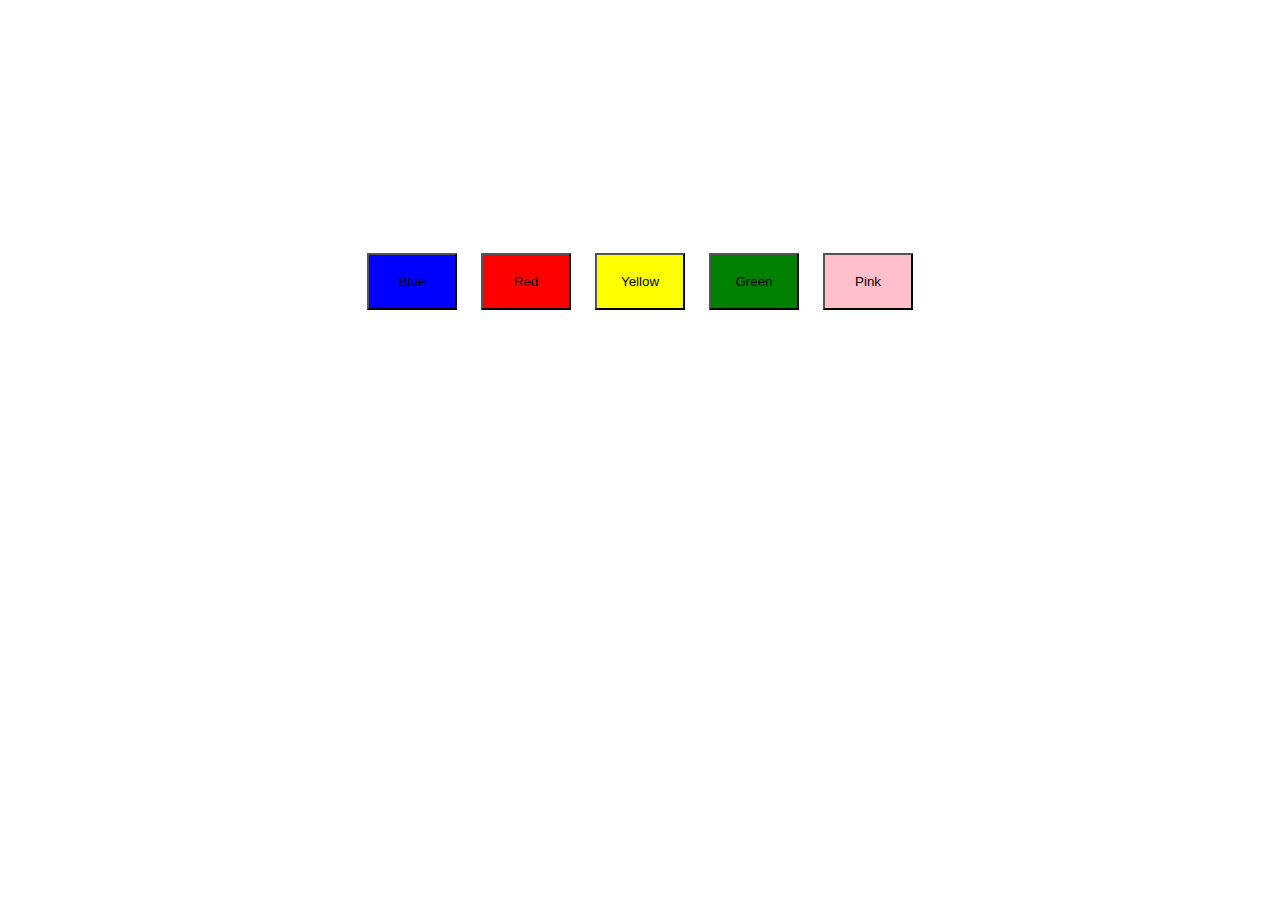
<file: Lab4_Web/Bai1/index.html>
<!DOCTYPE html>
<html lang="en" id="back-html">
<header>
    <meta charset="utf-8">
    <meta name="viewport" content="width=device-width, initial-scale=1.0">
    <title>Change color</title>
    <style>
        /* html{
            background-color: red;
        } */
        #container-btn {
            text-align: center;
            margin-top: 20%;
            
           
        }

        .bnt {
            width: 90px;
            height: 57px;
            margin: 0 10px;
        }

        #btn-blue {
            background-color: blue;
        }

        #btn-red {
            background-color: red;
        }

        #btn-yellow {
            background-color: yellow;
        }

        #btn-green {
            background-color: green;
        }

        #btn-pink {
            background-color: pink;
        }
    </style>
</header>

<body>
    <div  id="container-btn">
        <button id="btn-blue" class="bnt ">Blue</button>
        <button id="btn-red" class="bnt ">Red</button>
        <button id="btn-yellow" class="bnt">Yellow</button>
        <button  id="btn-green" class="bnt ">Green</button>
        <button  id="btn-pink"class="bnt">Pink</button>
    </div>
    <script>
        // var container = document.querySelector('.container-btn');
        var bublue =document.getElementById('btn-blue');
        var bured =document.getElementById('btn-red');
        var buyellow =document.getElementById('btn-yellow');
        var bugreen =document.getElementById('btn-green');
        var bupink =document.getElementById('btn-pink');
        bublue.onclick = function () {
            document.getElementById("back-html").style.backgroundColor = "blue";
          
        }
        bured.onclick = function () {
            document.getElementById("back-html").style.backgroundColor = "red";
          
        }

        buyellow.onclick = function () {
            document.getElementById("back-html").style.backgroundColor = "yellow";
          
        }

        bugreen.onclick = function () {
            document.getElementById("back-html").style.backgroundColor = "green";
          
        }

        bupink.onclick = function () {
            document.getElementById("back-html").style.backgroundColor = "pink";
          
        }


    </script>

</body>

</html>
</file>
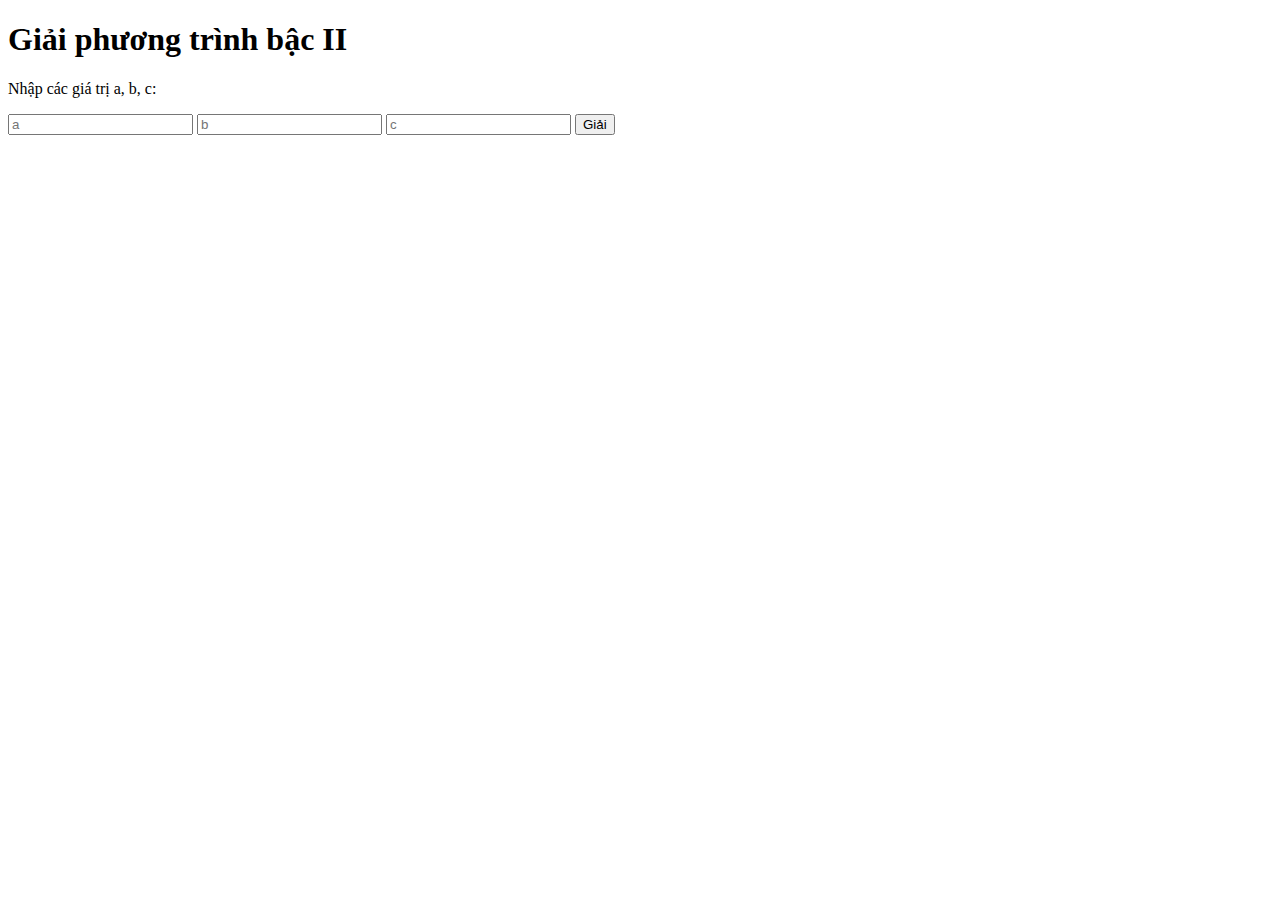
<file: Lab4_Web/Bai2/index.html>
<!DOCTYPE html>
<html>
<head>
    <title>Giải phương trình bậc II</title>
</head>
<body>
    <h1>Giải phương trình bậc II</h1>
    
    <p>Nhập các giá trị a, b, c:</p>
    <input type="text" id="a" placeholder="a">
    <input type="text" id="b" placeholder="b">
    <input type="text" id="c" placeholder="c">
    <button onclick="giaiPhuongTrinh()">Giải</button>

    <p id="ketQua"></p>

    <script>
        function giaiPhuongTrinh() {
            var a = parseFloat(document.getElementById("a").value);
            var b = parseFloat(document.getElementById("b").value);
            var c = parseFloat(document.getElementById("c").value);

            var delta = b * b - 4 * a * c;
            
            if (delta < 0) {
                document.getElementById("ketQua").innerHTML = "Phương trình vô nghiệm.";
            } else if (delta === 0) {
                var x = -b / (2 * a);
                document.getElementById("ketQua").innerHTML = "Phương trình có nghiệm kép x = " + x;
            } else {
                var x1 = (-b + Math.sqrt(delta)) / (2 * a);
                var x2 = (-b - Math.sqrt(delta)) / (2 * a);
                document.getElementById("ketQua").innerHTML = "Phương trình có hai nghiệm phân biệt: x1 = " + x1 + " và x2 = " + x2;
            }
        }
    </script>
</body>
</html>
</file>
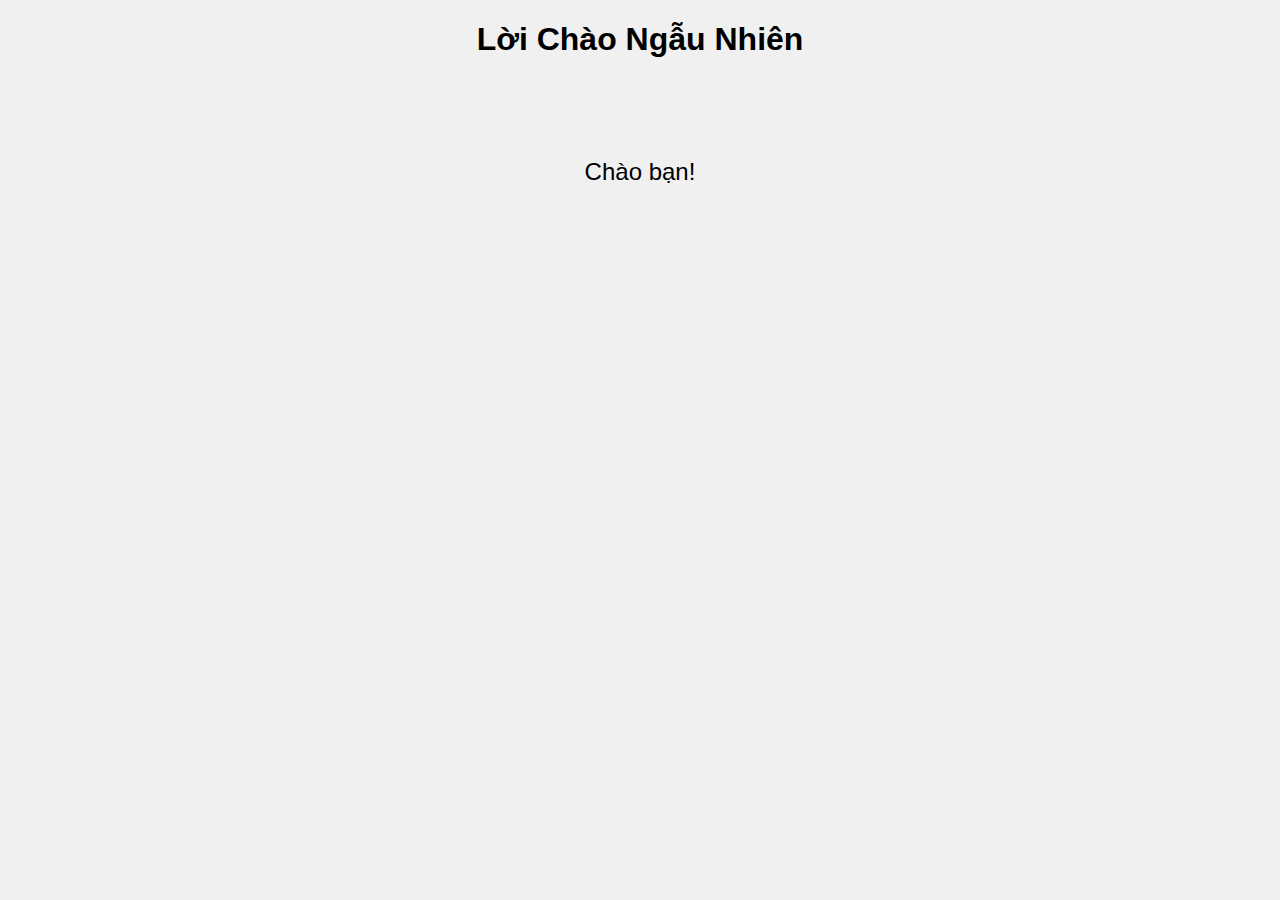
<file: Lab4_Web/Bai3/index.html>
<!DOCTYPE html>
<html>
<head>
    <title>Lời Chào Ngẫu Nhiên</title>
    <style>
        body {
            font-family: Arial, sans-serif;
            text-align: center;
            background-color: #f0f0f0;
        }
        #randomGreeting {
            font-size: 24px;
            margin-top: 100px;
        }
    </style>
</head>
<body>
    <h1>Lời Chào Ngẫu Nhiên</h1>
    <div id="randomGreeting"></div>

    <script>
       
        var greetings = [
            "Chào bạn!",
            "Xin chào!",
            "Hello!",
            "Chào mừng bạn đến với trang web!",
        ];

        
        var randomIndex = Math.floor(Math.random() * greetings.length);
        var randomGreeting = greetings[randomIndex];

        
        var greetingElement = document.getElementById("randomGreeting");
        greetingElement.textContent = randomGreeting;
    </script>
</body>
</html>
</file>
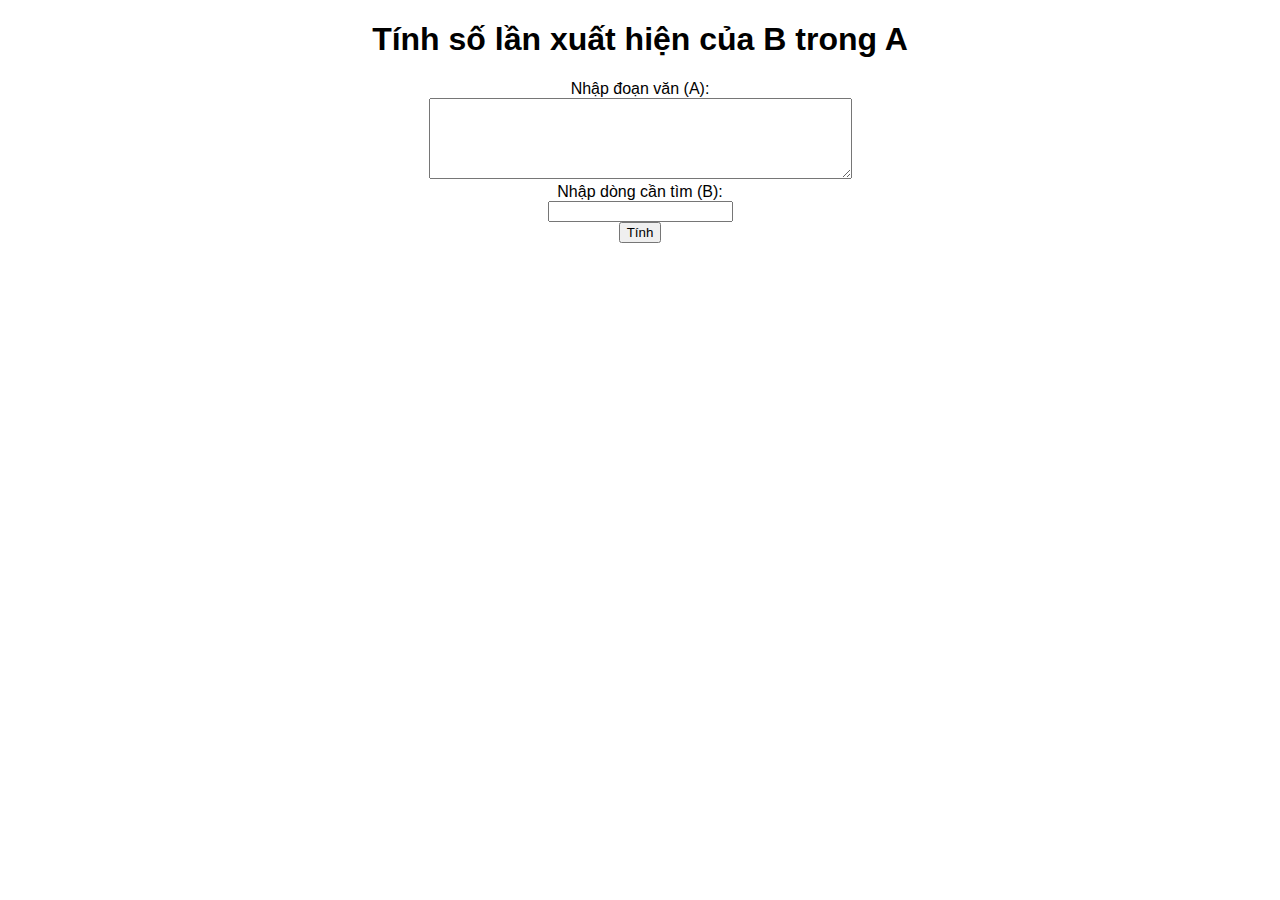
<file: Lab4_Web/Bai4/index.html>
<!DOCTYPE html>
<html>
<head>
    <title>Tính số lần xuất hiện của B trong A</title>
    <style>
        body {
            font-family: Arial, sans-serif;
            text-align: center;
        }
        #result {
            margin-top: 20px;
        }
    </style>
</head>
<body>
    <h1>Tính số lần xuất hiện của B trong A</h1>
    <label for="textA">Nhập đoạn văn (A):</label><br>
    <textarea id="textA" rows="5" cols="50"></textarea><br>
    <label for="textB">Nhập dòng cần tìm (B):</label><br>
    <input type="text" id="textB"><br>
    <button onclick="tinhSoLanXuatHien()">Tính</button>
    <p id="result"></p>

    <script>
        function tinhSoLanXuatHien() {
            var textA = document.getElementById("textA").value;
            var textB = document.getElementById("textB").value;
            var resultElement = document.getElementById("result");

            if (textA && textB) {
                var count = (textA.match(new RegExp(textB, "g")) || []).length;
                resultElement.innerHTML = "Số lần xuất hiện của '" + textB + "' trong đoạn văn (A) là: " + count;
            } else {
                resultElement.innerHTML = "Vui lòng nhập cả đoạn văn (A) và dòng cần tìm (B).";
            }
        }
    </script>
</body>
</html>
</file>
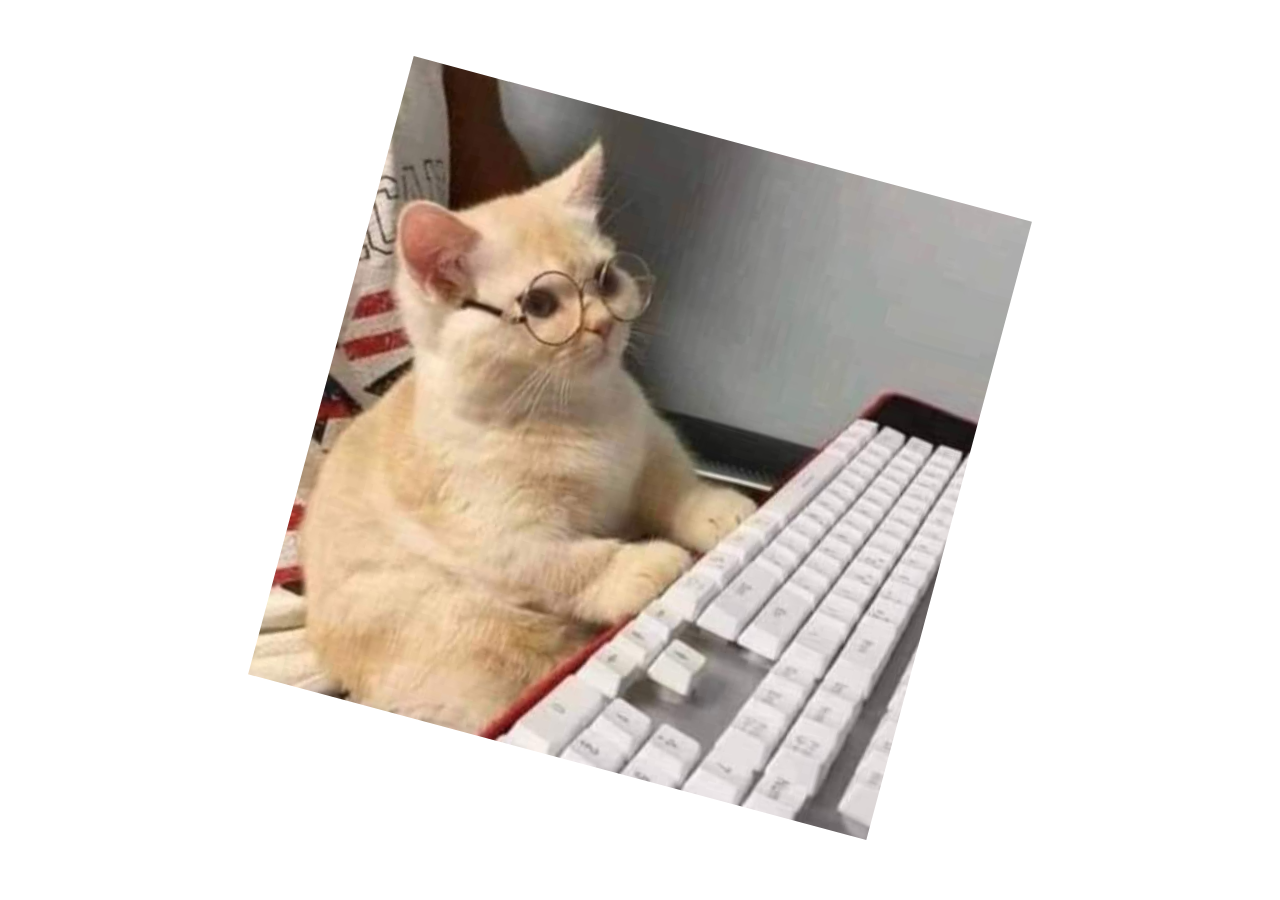
<file: Lab4_Web/bai5/index.html>
<!DOCTYPE html>
<html>
<head>
    <title>Xoay Tấm Hình</title>
    <style>
        body {
            display: flex;
            align-items: center;
            justify-content: center;
            height: 100vh;
            margin: 0;
        }
        #image {
            transition: transform 0.5s;
        }
    </style>
</head>
<body>
    <div id="image">
       <img src="./meo tri thuc.jpg" alt="">
    </div>

    <script src="https://code.jquery.com/jquery-3.6.0.min.js"></script>
    <script>
        $(document).ready(function () {
            function rotateImage() {
                $("#image img").css("transform", "rotate(15deg)");
                setTimeout(resetImage, 2000);
            }

            function resetImage() {
                $("#image img").css("transform", "rotate(0deg)");
                setTimeout(rotateImage, 2000);
            }

            rotateImage(); 
        });
    </script>
</body>
</html>
</file>
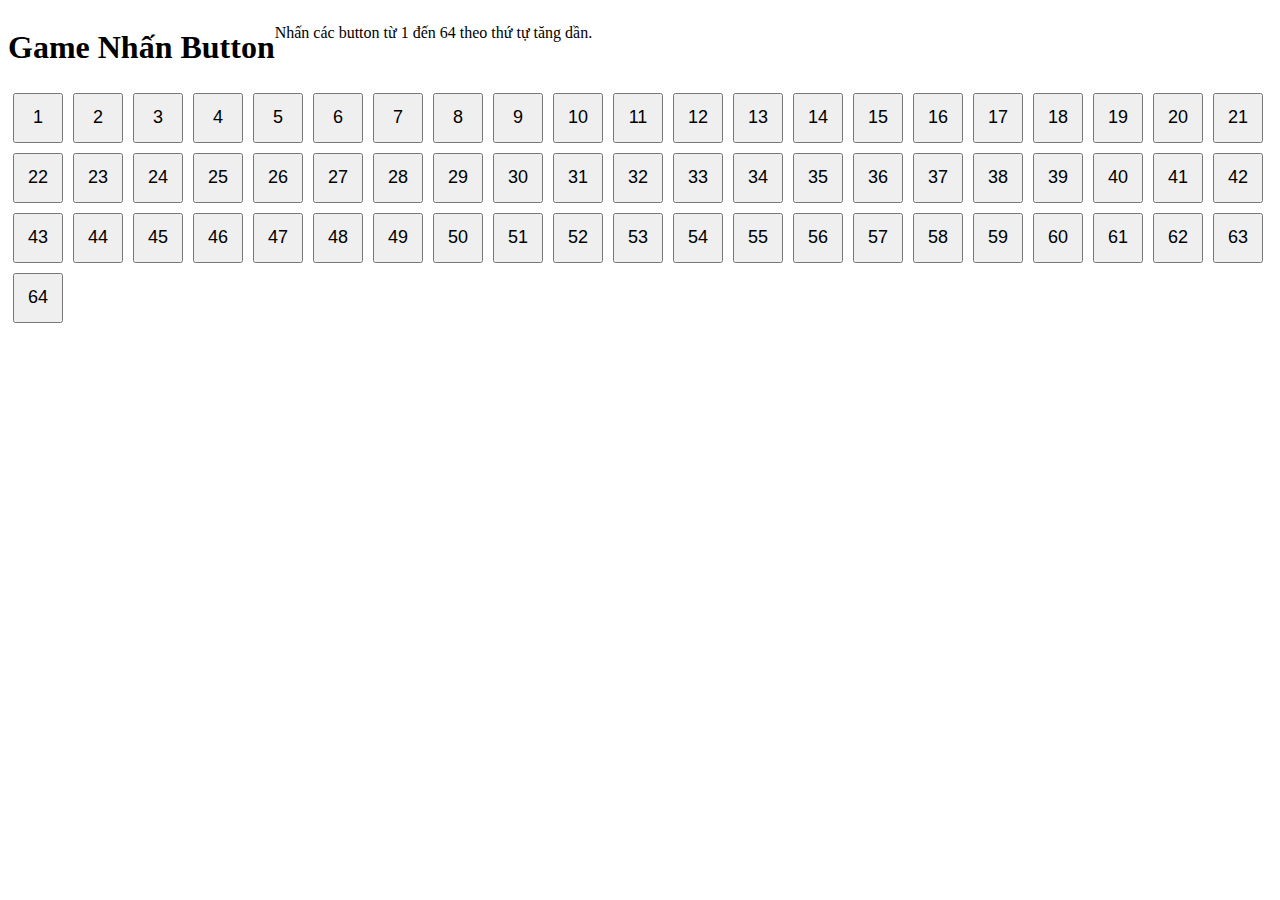
<file: Lab4_Web/Bai7/index.html>
<!DOCTYPE html>
<html>
<head>
    <title>Game Nhấn Button</title>
    <style>
        body {
            display: flex;
            flex-wrap: wrap;
        }
        button {
            width: 50px;
            height: 50px;
            margin: 5px;
            font-size: 18px;
        }
    </style>
</head>
<body>
    <h1>Game Nhấn Button</h1>
    <p>Nhấn các button từ 1 đến 64 theo thứ tự tăng dần.</p>
    
    <div id="buttons"></div>

    <script>
        var buttons = document.getElementById("buttons");

        
        for (var i = 1; i <= 64; i++) {
            var button = document.createElement("button");
            button.textContent = i;
            button.dataset.value = i;
            buttons.appendChild(button);
        }

        var currentButton = 1;

        buttons.addEventListener("click", function (e) {
            var clickedButton = e.target;

            if (parseInt(clickedButton.dataset.value) === currentButton) {
                buttons.removeChild(clickedButton);
                currentButton++;
            } else {
                alert("Nhấn sai. Hãy thử lại.");
            }
        });
    </script>
</body>
</html>
</file>
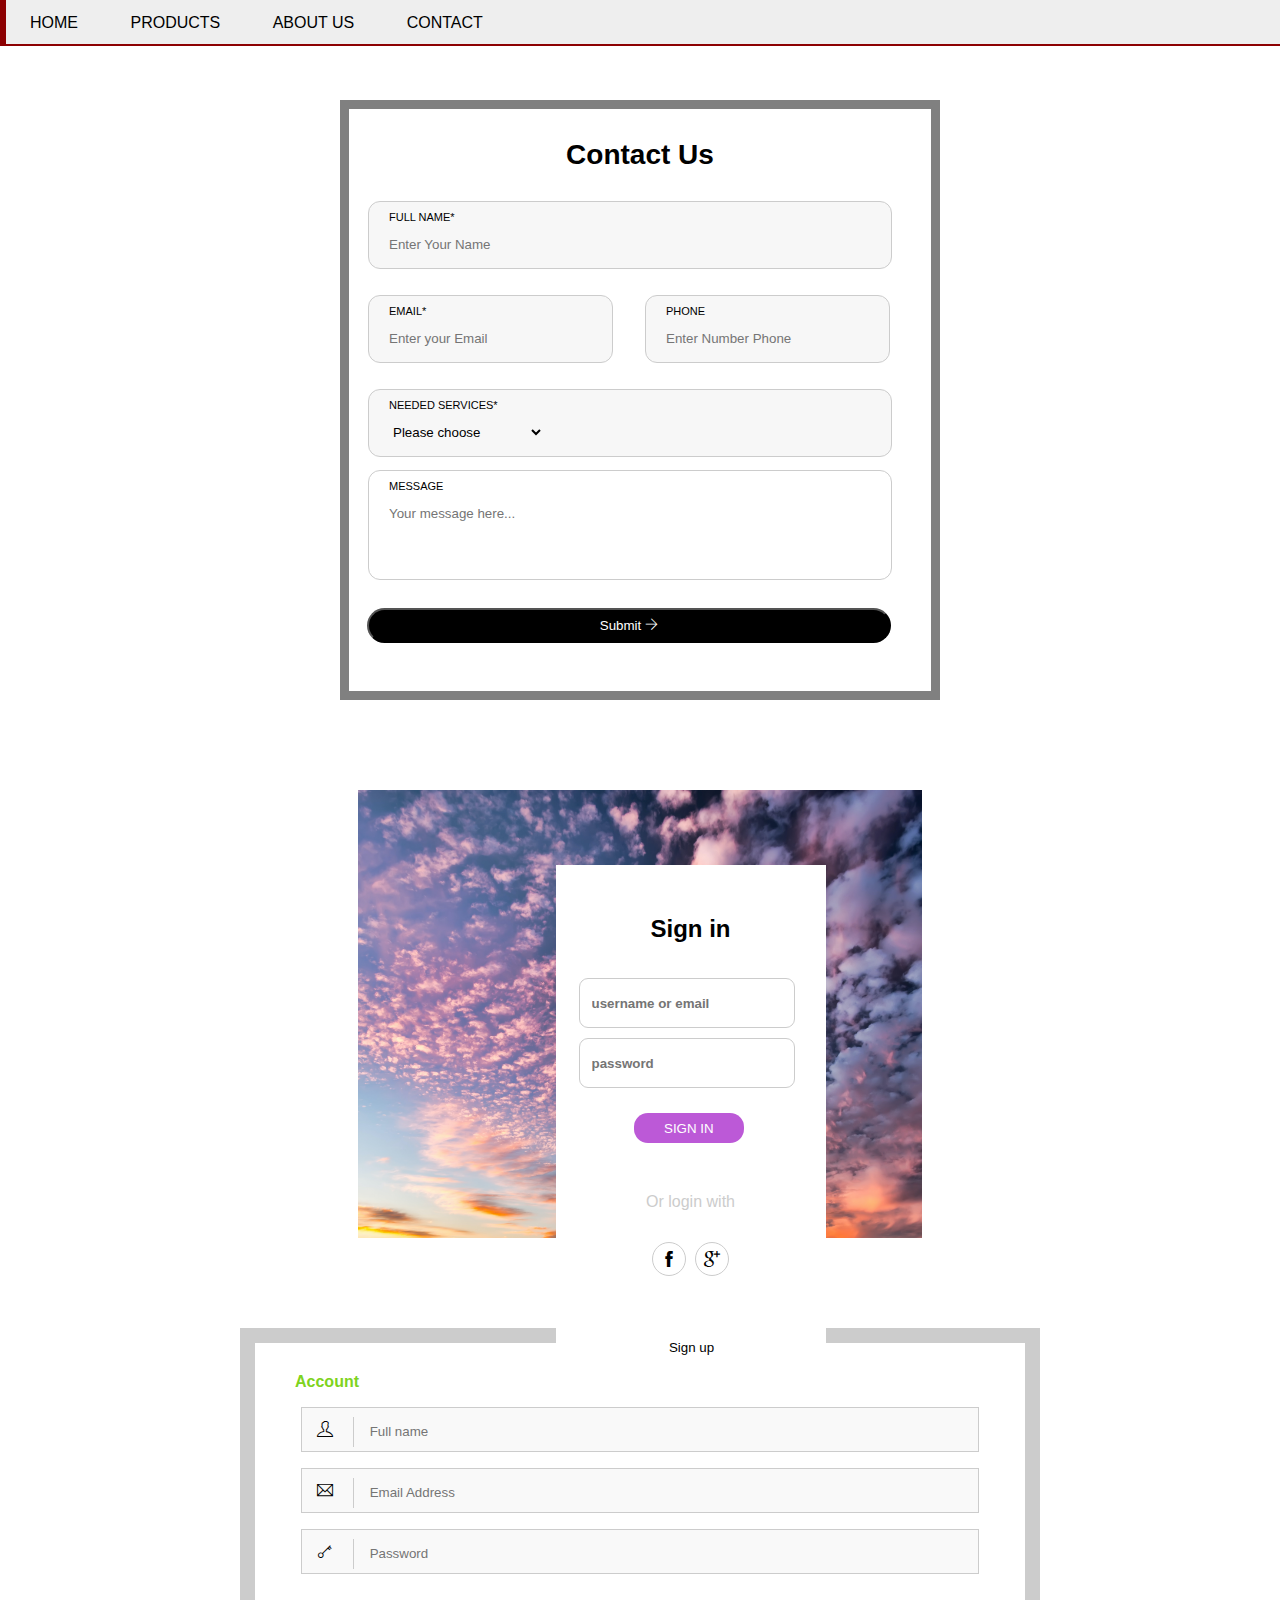
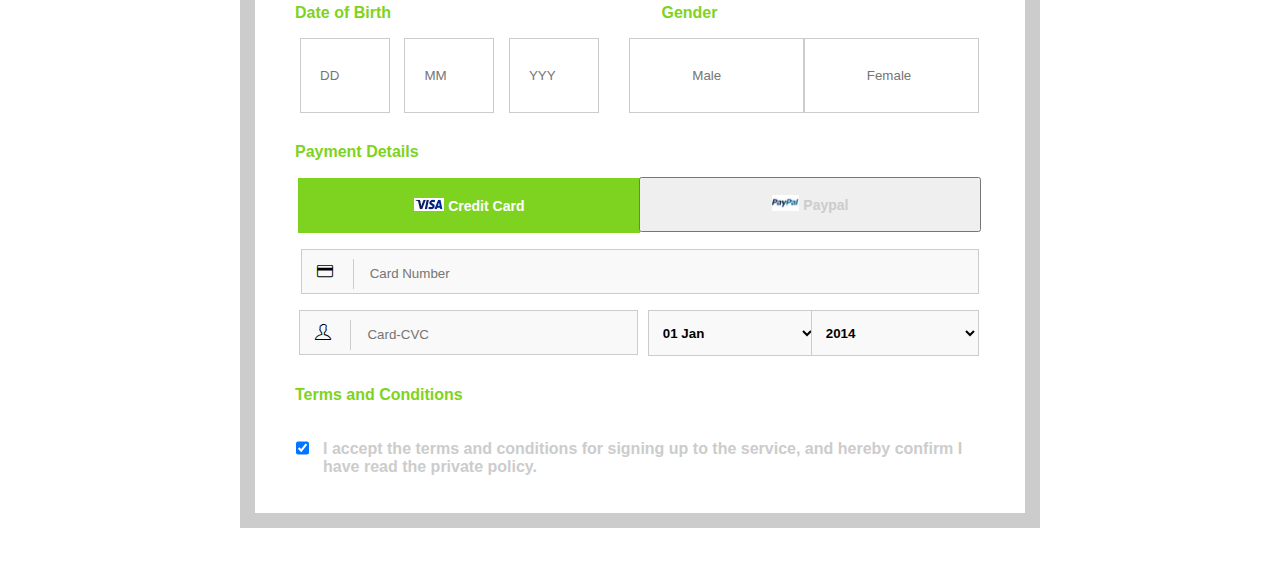
<file: Lab4_Web/bài6/index.html>
<!DOCTYPE html>
<html>
<head>
    <title>Lab3-Web</title>
    <meta charset="utf-8">
    <link rel="stylesheet" href="./style.css">
    <link rel="stylesheet" href="./themify-icons/themify-icons.css">
    <script src="https://code.jquery.com/jquery-3.6.0.min.js"></script>
</head>
<body>
    <!-- NAV -->
    <div class="container-nav">
        <ul id="nav">
            <li><a href="#">HOME</a></li>
            <li>
                <a href="">PRODUCTS</a>
                <ul class="subnav">
                    <li><a href="#">Tivi</a></li>
                    <li><a href="#">Máy tính xách tay</a></li>
                </ul>
            </li>
            <li><a href="">ABOUT US</a></li>
            <li><a href="">CONTACT</a></li>
        </ul>
    </div>
    <!-- END NAV -->

    <!-- FORM -->
    <br><br><br>
    <form action="" class="form-contact" id="myForm">
        <p class="head-contact"> <b>Contact Us</b></p>

        <div class="form-input">
            <label class="text text-name " for="name">FULL NAME*</label>
            <input type="text" id="name" name="full name" placeholder="Enter Your Name" required class="form-control">
            <span class="error" id="nameError"></span>
        </div>

        <div class="contact">
            <div class="form-input col  ">
                <label class="text text-email  half-col" for="email">EMAIL*</label>
                <input type="email" id="email " name="" placeholder="Enter your Email" required class="form-control">
                <span class="error" id="emailError"></span>
            </div>

            <div class="form-input col2  ">
                <label class="text text-phone" for="phone">PHONE</label>
                <input type="number" id="phone" name="" placeholder="Enter Number Phone" required class="form-control">
                <span class="error" id="phoneError"></span>
            </div>
        </div>

        <div class="form-input">
            <label class="text text-service" for="services">NEEDED SERVICES*</label>
            <select id="services" name="services" class="form-control">
                <option value="">Please choose</option>
                <option value="Software Development">Software Development</option>
                <option value="System Integration">System Integration</option>
                <option value="Network Management">Network Management</option>
                <option value="Cybersecurity">Cybersecurity</option>
            </select>
            <span class="error" id="servicesError"></span>
        </div>

        <div class="form-input input-mess">
            <label class="text text-message" for="message">MESSAGE</label>
            <input type="text" id="message" name="" placeholder="Your message here..." required class="form-control text-input-mess">
            <span class="error" id="messageError"></span>
        </div>

        <button class="btn-submit">
            <p>Submit <i class="ti-arrow-right"></i></p>
        </button>
    </form>
    <br><br><br><br><br>
    <!-- END FORM -->
     <!-- FORM LOGIN -->
     <div id="login">
        <div class="form-login" id="loginForm">
            <div class="text-header">Sign in</div>
            <input type="text" placeholder="username or email" class="input-login" id="loginUsername">
            <input type="password" placeholder="password" class="input-login" id="loginPassword">
            <button class="btn-login" id="loginButton">SIGN IN</button>
            <p class="text-hint">Or login with</p>
            <div class="list-icon-hint">
                <i class="ti-facebook social"></i>
                <i class="ti-google social"></i>
            </div>
            <button class="btn-sign-up">Sign up</button>
        </div>
    </div>
 <br><br><br><br><br>
    <!-- FORM ACCOUNT -->
    <div class="form-account" id="accountForm">
        <div class="text1 text-green">Account</div>
        <div class="name input-account back-color">
            <i class="ti-user icon-input"></i>
            <input type="text" class="input-section back-color input-name" placeholder="Full name" id="accountName">
        </div>
        <div class="mail input-account back-color">
            <i class="ti-email icon-input"></i>
            <input type="email" class="input-section back-color input-mail" placeholder="Email Address" id="accountEmail">
        </div>
        <div class="password input-account back-color">
            <i class="ti-key icon-input"></i>
            <input type="password" class="input-section back-color input-password" placeholder="Password" id="accountPassword">
        </div>
        <div class="text-infor">
            <div class="text2 text-green">Date of Birth <span class="text3 text-green">Gender</span></div>
        </div>

        <div class="infor">
            <input type="text" class="input-date input-day" placeholder="DD" id="accountDay">
            <input type="text" class="input-date input-month" placeholder="MM" id="accountMonth">
            <input type="text" class="input-date input-year" placeholder="YYY" id="accountYear">
            <input type="text" class="input-sex" placeholder="Male" id="accountMale">
            <input type="text" class="input-sex" placeholder="Female" id="accountFemale">
        </div>
        <div class="text4 text-green">Payment Details</div>
        <div class="pay">
            <button class="pay-credit bnt-pay">
                <img src="./img-visa.jpg" alt="" width="9%">
                <span>Credit Card</span>
            </button>
            <button class="pay-pal bnt-pay">
                <img src="./img-paypal.jpg" alt="" width="8%">
                <span>Paypal</span>
            </button>
        </div>

        <div class="card-number input-account back-color">
            <i class="ti-credit-card icon-input"></i>
            <input type="text" class="input-card-number input-section back-color" placeholder="Card Number" id="accountCardNumber">
        </div>
        <div class="infor-pay">
            <div class="card-cvc back-color">
                <i class="ti-user icon-input"></i>
                <input type="text" class="inut-card-cvc input-section back-color" placeholder="Card-CVC" id="accountCardCVC">
            </div>

            <select name="" class="day-month select-dm back-color" id="accountExpiryMonth">
                <option value="">01 Jan</option>
                <option value="02 Jan">02 Jan</option>
                <option value="03 Jan">03 Jan</option>
                <option value="04 Jan">04 Jan</option>
                <option value="05 Jan">05 Jan</option>
                <option value="06 Jan">06 Jan</option>
                <option value="07 Jan">07 Jan</option>
                <option value="08 Jan">08 Jan</option>
                <option value="09 Jan">09 Jan</option>
            </select>
            <select name="" class="year select-dm back-color" id="accountExpiryYear">
                <option value="">2014</option>
                <option value="2015">2015</option>
                <option value="2016">2017</option>
                <option value="2017">2017</option>
                <option value="2018">2018</option>
                <option value="2019">2019</option>
                <option value="2020">2020</option>
                <option value="2021">2021</option>
                <option value="2022">2022</option>
            </select>
        </div>
        <p class="text5 text-green">Terms and Conditions</p>
        <label class="container">
            <input type="checkbox" checked="checked" class="check-box" id="accountTerms">
            <span>
                <p class="text6">I accept the terms and conditions for signing up to the service, and hereby confirm I have read the private policy.</p>
            </span>
        </label>
    </div>
    <br><br><br>

    <script>
        $(document).ready(function () {
            $('#myForm').submit(function (e) {
                var name = $('#name').val().trim();
                var email = $('#email').val().trim();
                var phone = $('#phone').val().trim();
                var services = $('#services').val();
                var message = $('#message').val().trim();
                var valid = true;

                if (name === "") {
                    $('#nameError').text('Vui lòng nhập tên.');
                    $('#name').addClass('error');
                    valid = false;
                } else {
                    $('#nameError').text('');
                    $('#name').removeClass('error');
                }

                if (email === "" || !isValidEmail(email)) {
                    $('#emailError').text('Vui lòng nhập một địa chỉ email hợp lệ.');
                    $('#email').addClass('error');
                    valid = false;
                } else {
                    $('#emailError').text('');
                    $('#email').removeClass('error');
                }

                if (phone === "") {
                    $('#phoneError').text('Vui lòng nhập số điện thoại.');
                    $('#phone').addClass('error');
                    valid = false;
                } else {
                    $('#phoneError').text('');
                    $('#phone').removeClass('error');
                }

                if (services === "") {
                    $('#servicesError').text('Vui lòng chọn dịch vụ cần thiết.');
                    $('#services').addClass('error');
                    valid = false;
                } else {
                    $('#servicesError').text('');
                    $('#services').removeClass('error');
                }

                if (message === "") {
                    $('#messageError').text('Vui lòng nhập tin nhắn.');
                    $('#message').addClass('error');
                    valid = false;
                } else {
                    $('#messageError').text('');
                    $('#message').removeClass('error');
                }

                if (!valid) {
                    e.preventDefault();
                }
            });

            function isValidEmail(email) {
                var emailRegex = /^[A-Z0-9._%+-]+@[A-Z0-9.-]+\.[A-Z]{2,4}$/i;
                return emailRegex.test(email);
            }
        });
        $(document).ready(function () {
            // Sign in form validation
            $('#loginButton').click(function () {
                var username = $('#loginUsername').val().trim();
                var password = $('#loginPassword').val().trim();
                var valid = true;

                if (username === "") {
                    alert('Please enter a valid username or email.');
                    valid = false;
                }

                if (password === "") {
                    alert('Please enter a valid password.');
                    valid = false;
                }

                if (valid) {
                    // Perform sign-in logic here
                }
            });

            // Account creation form validation
            $('#accountTerms').change(function () {
                var isChecked = $(this).is(":checked");
                if (!isChecked) {
                    alert('You must accept the terms and conditions to sign up.');
                }
            });

            $('#accountForm input, #accountForm select').focusout(function () {
                var value = $(this).val().trim();
                if (value === "") {
                    alert('Please fill in all required fields.');
                }
            });
        });
    </script>
</body>
</html>
</file>
<file: Lab1_Web/main.css>
*{
    padding: 0;
    margin: 0;
    box-sizing: border-box;
}

html{
    font-family: Arial, Helvetica, sans-serif;
    height: 10000px;
}
.box{
    width: 600px;
    height: 267px;
    border: 2px solid #434040;
    margin-top: 20px;
    margin-left: auto;
    margin-right: auto;
}


.head{
    
    background-color: #ccc;
    border: 1px solid #333;
    height: 47px;
}

.row1{
    
}

.menu{
    display: inline-block;
    width: 120px;
    margin-left: 1px;
    margin-top: 1px;
    padding-bottom: 90px;
    background-color: rgb(235, 235, 20);
    border: 1px solid #333  ;
}

.text{
   
    width: 473px;
    height: 183px;
    margin-top: 1px;
    float: right;
    border: 1px solid #333  ;
}
    
.foot{
    margin-top: 1px;
    margin-top: 2px;
    text-align: center;
    height: 30px;
    line-height: 30px;
    background-color: #ccc;
    border: 1px solid #333  ;
}
    /* CONTENT 2 */
.tb{
    width: 600px;
    margin-left: auto;
    margin-right: auto;
    text-align: center;
}
 table, td, th {
    border: 1px solid black;
    width: 600px;

  }

  table {
    border-collapse: collapse;
    width: 100%;
  }

.head-tb{
  height: 40px;
}
.nav-tb{
    height: 40px;
}
.content-tb{
    line-height: 180px;
 
}
.text2{
    width: 473px;
    height: 183px;
    float: right;
    border: 1px solid black;
   
   
}

.foot-tb{
    height: 50px;
}

/* CONTENT 3 */

.box1{
    background-color: rgb(235, 79, 22);
    width: 600px;
    height: 90px;
    border: 2px solid #434040;
    margin-left: auto;
    margin-right: auto;
    text-align: center;
    color: #fff;
}

.sub1-box{
    padding-top: 17px;
    margin-bottom: 10px;
    font-weight: 500;
}


.box2{
    background-color: #ccc;
    width: 600px;
    height: 180px;
    border: 2px solid #434040;
    margin-top: 20px;
    margin-left: auto;
    margin-right: auto;
    color: #FFF;
    text-align: center;
}
.sub1-box2{
    margin-top: 35px;
    margin-bottom: 35px;
    margin-left: -50px;
}
.sub2-box2{
    margin-bottom: 30px;
    margin-left: -50px;
}

.sub3-box3{
    margin-left: -50px;
}
.text3{
    text-align: center;
}

.box-together{
    width: 500px;
    /* height: 267px; */
    /* border: 2px solid #434040; */
    margin-top: 20px;
    margin-left: auto;
    margin-right: auto;
    text-align: center;
    
    
}

.box-together  .sub1-box-together {
    display: flex;
    margin: auto;
}

.sub1-box-together{
    width: 100%;
}
.sub1-box-together1{
    background-color: #ccc;
    width: 33.33333%;
    height: 170px;
    border: 1px solid #434040;
    margin: 0 20px 15px 0;
    color: #fff;
   
}

.sub2-box-together{
    display: flex;
}
.sub1-box-together2,
.sub1-box-together3,
.sub2-box-together1,
.sub2-box-together2,
.sub2-box-together3
{
    
    background-color: #ccc;
    width: 33.33333%;
    height: 170px;
    border: 1px solid #434040;
    margin: 0 20px 15px 0;
   
   
}

.text1-sub1{
    text-align:  center;
    margin-top: 60px;
    margin-bottom: 13px;
    font-size: 23px;
    color: #fff;
}
.text2-sub1{
    margin-bottom: 5px;
}

.sub2-box-together{
    width: 100%;
}

.box3{

    width: 600px;
    height:100px;
    background-color: rgb(10, 10, 131);
    margin-left: auto;
    margin-right: auto;
    text-align: center;
    color: #fff;
}
.box3 > .footer{
    padding-top: 17px;
   margin-bottom: 10px;
   font-weight: 500;
}
</file>
<file: Lab3_Web/style.css>
* {
    padding: 0;
    margin: 0;
    box-sizing: border-box;
}
html{
    font-family: Arial, Helvetica, sans-serif;
}
.font-text{
    font-size: 13px;
}


/* .col{
  
 
}
.half-col{
    width: 50%;
} */
.clear{
    clear: both;
}

/* NAV */

.container-nav {
   
    top: 0;
    left: 0;
    right: 0;
    height:  46px;
    background-color: #eeeeee;
    border-left: 6px solid #8c0001;
    border-bottom:  2px solid #8c0001;

}
.nav{
    
    display: inline-block;
}
#nav, .subnav{
  
    list-style-type: none;
 
}

#nav > li{
    display: inline-block;
}
#nav  li{
 
   
    position: relative;
}
#nav > li > a{
    color: #000;
}
#nav  li  a{

    text-decoration: none;
    line-height: 46px;
    /* text-align: center; */
    padding: 0 24px;
    /* không có  line này thì hover không full được line-height: ; */
    display: inline-block; 
}
    

#nav .subnav{
  /* (1) */
  display: none;
  position: absolute;
  left: 0%;
  top: 100%;
  min-width: 180px;
  background-color: #fff;
  box-shadow: 0 0 10px rgba(0, 0, 0, 0.3);
}
#nav .subnav a{
    color: #000;
}

#nav  li:hover .subnav{
    display: block;
}
#nav > li:hover > a,
#nav  .subnav li:hover{
    color: #fff ;
    background-color: #8c0001;
}

/* FORM */
.form-contact{
    height: 600px;
    width: 600px;
    border: 9px solid grey;
    margin-left: auto;
    margin-right: auto;
}
.head-contact{
   font-style: b ;
}

.head-contact{
    font-size: 28px;
    text-align: center;
 
    margin: 30px 0;
}
.form-input{
    /* width: 536px; */
    width:90%;
    height: 68px;
    background-color: #f7f7f7;
    margin: 13px 19px;
    border-radius: 12px;
    opacity: 1px;
    border: 1px solid #ccc;
}
.text{
    display:block;
    font-size: 11px;
    /* margin: 10px 15px; */
    padding-top: 9px;
    margin-left: 20px;
    margin-bottom: 12px;
}

/* .contact {
    display: flex; 
    padding: 0 19   px;
}

.contact > .form-input {
    flex: 1;
    margin-right: 10px; 

}
.contact {
    flex-direction: row;
} */
.col2{
    margin-left: 13px;
    margin-right: 41px;
}

.contact{
    display: flex;
}
.btn-submit {
    width: 90%;
    height: 35px;
    margin: 15px 18px;
    background-color: #000;
    color: #fff;
    border-radius: 25px;
}
.form-control{
    margin-left: 20px;
    border: none;
    background-color: #f7f7f7;
}
.input-mess{
    background-color: #fff;
    height: 110px;
}
.text-input-mess{
    background-color: #fff;
}


/* Form login */
#login{
    position: relative;
    
    padding-top: 35%;
    width: 44%;
    margin-left: auto;
    margin-right: auto;
  
    background: url('./backround-form.jpg') top center / cover no-repeat;
}
.form-login{
    position: absolute;
    top:75px;
    background-color: #fff;
    height:510px;
    width: 270px;
    margin-left: 35%;
}
.text-header {
    text-align: center;
    margin-top: 50px;
    margin-bottom: 30px;
    font-size: 24px;
    font-weight: 550;
}
input.input-login {
    width: 80%;
    margin: 5px 23px;
    height: 50px;
    border-radius: 9px;
    border: 1px solid #ccc;
    padding: 12px;
    font-weight: 600;
}
.input-login:hover{
    cursor: pointer;
}
.btn-login {
    height: 30px;
    width: 110px;
    /* text-align: center; */
    margin-top: 20px;
    margin-left: 29%;
    margin-bottom: 50px;
    background-color: #bc59d7;
    color: #fff;
    border-radius: 14px;
    border: none;
}
.text-hint {
    text-align: center;
    margin-bottom: 40px;
    color: #ccc;
}
.list-icon-hint{
    text-align: center;
    
}
.social {
    margin: 0 2px;
    background-color: #fff;
    border: 1px solid #ccc;
    padding: 8px;
    border-radius: 18px;
}
.btn-sign-up {
    margin-top: 70px;
    margin-left: 42%;
    border: none;
    background-color: #fff;
}

/* FORM ACCOUNT */
.text-green{
    color: #7ed320;
    font-weight: 600;
}
.back-color{
    background-color: #f9f9f9;
}
.form-account{
    width: 800px;
    border: 15px solid #ccc;
    margin-left: auto;  
    margin-right: auto;
    height: 800px;
}
.text1{
    color: #7ed320;
    margin-top: 30px;
    margin-left: 40px;
    margin-bottom: 16px;
}
.input-account{
    border: 1px solid #ccc;
    width: 88%;
    height: 45px;
    margin: 16px 0;
    margin-left: auto;
    margin-right: auto;
}
.icon-input{
    padding: 13px 15px;
    /* margin-bottom: 53px; */
    display: inline-block;
}
.input-section{
    border: none;
    border-left: 1px solid #ccc;
    height: 30px;
    padding: 0px 16px;
}
.text2,
.text4,
.text5{
    margin-left: 40px;
    margin-top: 30px;
    margin-bottom: 16px;
 
}
.text3{
    margin-left:266px;
}
.infor{
    margin-left: 40px;
}
.input-date{
    width: 90px;
    height: 75px;
    padding: 0 19px;
    margin: 0 5px;
    border: 1px solid #ccc;
}
.input-year{
    margin-right: 31px;
}
.input-sex{
    padding: 0 62px;
    width: 175px;
    height: 75px;
    margin-left: -5px;
    border: 1px solid #ccc;
    
}
.pay{
    margin-left: 48px;
}
.bnt-pay {
    width: 342px;
    margin-left: -5px;
    height: 55px;
    font-size: 14px;
    font-weight: 600;
    color: #ccc;
}
.pay-credit{
    background-color: #7ed320;
    color: #fff;
    border: none;
}
.infor-pay{
    display: flex;
}
.card-cvc{
    border: 1px solid #ccc;
    width: 44%;
    height: 45px;
  
    margin: 0 15px 0 44px;
    
}
.select-dm{
    width: 168px;
    margin-left: -5px;
    height: 46px;
    padding: 0 10px;
    /* font-size: 14px; */
    font-weight: 600;
    color: #000;
    border: 1px solid #ccc;
}
.container{
    display: flex;
}
input.check-box {
    margin-left: 41px;
    margin-right: 14px;
}
p.text6 {
    margin-top: 20px;
    width: 660px;
    color: #ccc;
    font-weight: 600;
}
</file>
<file: Lab3_Web/themify-icons/themify-icons.css>
@font-face {
	font-family: 'themify';
	src:url('fonts/themify.eot?-fvbane');
	src:url('fonts/themify.eot?#iefix-fvbane') format('embedded-opentype'),
		url('fonts/themify.woff?-fvbane') format('woff'),
		url('fonts/themify.ttf?-fvbane') format('truetype'),
		url('fonts/themify.svg?-fvbane#themify') format('svg');
	font-weight: normal;
	font-style: normal;
}

[class^="ti-"], [class*=" ti-"] {
	font-family: 'themify';
	speak: none;
	font-style: normal;
	font-weight: normal;
	font-variant: normal;
	text-transform: none;
	line-height: 1;

	/* Better Font Rendering =========== */
	-webkit-font-smoothing: antialiased;
	-moz-osx-font-smoothing: grayscale;
}

.ti-wand:before {
	content: "\e600";
}
.ti-volume:before {
	content: "\e601";
}
.ti-user:before {
	content: "\e602";
}
.ti-unlock:before {
	content: "\e603";
}
.ti-unlink:before {
	content: "\e604";
}
.ti-trash:before {
	content: "\e605";
}
.ti-thought:before {
	content: "\e606";
}
.ti-target:before {
	content: "\e607";
}
.ti-tag:before {
	content: "\e608";
}
.ti-tablet:before {
	content: "\e609";
}
.ti-star:before {
	content: "\e60a";
}
.ti-spray:before {
	content: "\e60b";
}
.ti-signal:before {
	content: "\e60c";
}
.ti-shopping-cart:before {
	content: "\e60d";
}
.ti-shopping-cart-full:before {
	content: "\e60e";
}
.ti-settings:before {
	content: "\e60f";
}
.ti-search:before {
	content: "\e610";
}
.ti-zoom-in:before {
	content: "\e611";
}
.ti-zoom-out:before {
	content: "\e612";
}
.ti-cut:before {
	content: "\e613";
}
.ti-ruler:before {
	content: "\e614";
}
.ti-ruler-pencil:before {
	content: "\e615";
}
.ti-ruler-alt:before {
	content: "\e616";
}
.ti-bookmark:before {
	content: "\e617";
}
.ti-bookmark-alt:before {
	content: "\e618";
}
.ti-reload:before {
	content: "\e619";
}
.ti-plus:before {
	content: "\e61a";
}
.ti-pin:before {
	content: "\e61b";
}
.ti-pencil:before {
	content: "\e61c";
}
.ti-pencil-alt:before {
	content: "\e61d";
}
.ti-paint-roller:before {
	content: "\e61e";
}
.ti-paint-bucket:before {
	content: "\e61f";
}
.ti-na:before {
	content: "\e620";
}
.ti-mobile:before {
	content: "\e621";
}
.ti-minus:before {
	content: "\e622";
}
.ti-medall:before {
	content: "\e623";
}
.ti-medall-alt:before {
	content: "\e624";
}
.ti-marker:before {
	content: "\e625";
}
.ti-marker-alt:before {
	content: "\e626";
}
.ti-arrow-up:before {
	content: "\e627";
}
.ti-arrow-right:before {
	content: "\e628";
}
.ti-arrow-left:before {
	content: "\e629";
}
.ti-arrow-down:before {
	content: "\e62a";
}
.ti-lock:before {
	content: "\e62b";
}
.ti-location-arrow:before {
	content: "\e62c";
}
.ti-link:before {
	content: "\e62d";
}
.ti-layout:before {
	content: "\e62e";
}
.ti-layers:before {
	content: "\e62f";
}
.ti-layers-alt:before {
	content: "\e630";
}
.ti-key:before {
	content: "\e631";
}
.ti-import:before {
	content: "\e632";
}
.ti-image:before {
	content: "\e633";
}
.ti-heart:before {
	content: "\e634";
}
.ti-heart-broken:before {
	content: "\e635";
}
.ti-hand-stop:before {
	content: "\e636";
}
.ti-hand-open:before {
	content: "\e637";
}
.ti-hand-drag:before {
	content: "\e638";
}
.ti-folder:before {
	content: "\e639";
}
.ti-flag:before {
	content: "\e63a";
}
.ti-flag-alt:before {
	content: "\e63b";
}
.ti-flag-alt-2:before {
	content: "\e63c";
}
.ti-eye:before {
	content: "\e63d";
}
.ti-export:before {
	content: "\e63e";
}
.ti-exchange-vertical:before {
	content: "\e63f";
}
.ti-desktop:before {
	content: "\e640";
}
.ti-cup:before {
	content: "\e641";
}
.ti-crown:before {
	content: "\e642";
}
.ti-comments:before {
	content: "\e643";
}
.ti-comment:before {
	content: "\e644";
}
.ti-comment-alt:before {
	content: "\e645";
}
.ti-close:before {
	content: "\e646";
}
.ti-clip:before {
	content: "\e647";
}
.ti-angle-up:before {
	content: "\e648";
}
.ti-angle-right:before {
	content: "\e649";
}
.ti-angle-left:before {
	content: "\e64a";
}
.ti-angle-down:before {
	content: "\e64b";
}
.ti-check:before {
	content: "\e64c";
}
.ti-check-box:before {
	content: "\e64d";
}
.ti-camera:before {
	content: "\e64e";
}
.ti-announcement:before {
	content: "\e64f";
}
.ti-brush:before {
	content: "\e650";
}
.ti-briefcase:before {
	content: "\e651";
}
.ti-bolt:before {
	content: "\e652";
}
.ti-bolt-alt:before {
	content: "\e653";
}
.ti-blackboard:before {
	content: "\e654";
}
.ti-bag:before {
	content: "\e655";
}
.ti-move:before {
	content: "\e656";
}
.ti-arrows-vertical:before {
	content: "\e657";
}
.ti-arrows-horizontal:before {
	content: "\e658";
}
.ti-fullscreen:before {
	content: "\e659";
}
.ti-arrow-top-right:before {
	content: "\e65a";
}
.ti-arrow-top-left:before {
	content: "\e65b";
}
.ti-arrow-circle-up:before {
	content: "\e65c";
}
.ti-arrow-circle-right:before {
	content: "\e65d";
}
.ti-arrow-circle-left:before {
	content: "\e65e";
}
.ti-arrow-circle-down:before {
	content: "\e65f";
}
.ti-angle-double-up:before {
	content: "\e660";
}
.ti-angle-double-right:before {
	content: "\e661";
}
.ti-angle-double-left:before {
	content: "\e662";
}
.ti-angle-double-down:before {
	content: "\e663";
}
.ti-zip:before {
	content: "\e664";
}
.ti-world:before {
	content: "\e665";
}
.ti-wheelchair:before {
	content: "\e666";
}
.ti-view-list:before {
	content: "\e667";
}
.ti-view-list-alt:before {
	content: "\e668";
}
.ti-view-grid:before {
	content: "\e669";
}
.ti-uppercase:before {
	content: "\e66a";
}
.ti-upload:before {
	content: "\e66b";
}
.ti-underline:before {
	content: "\e66c";
}
.ti-truck:before {
	content: "\e66d";
}
.ti-timer:before {
	content: "\e66e";
}
.ti-ticket:before {
	content: "\e66f";
}
.ti-thumb-up:before {
	content: "\e670";
}
.ti-thumb-down:before {
	content: "\e671";
}
.ti-text:before {
	content: "\e672";
}
.ti-stats-up:before {
	content: "\e673";
}
.ti-stats-down:before {
	content: "\e674";
}
.ti-split-v:before {
	content: "\e675";
}
.ti-split-h:before {
	content: "\e676";
}
.ti-smallcap:before {
	content: "\e677";
}
.ti-shine:before {
	content: "\e678";
}
.ti-shift-right:before {
	content: "\e679";
}
.ti-shift-left:before {
	content: "\e67a";
}
.ti-shield:before {
	content: "\e67b";
}
.ti-notepad:before {
	content: "\e67c";
}
.ti-server:before {
	content: "\e67d";
}
.ti-quote-right:before {
	content: "\e67e";
}
.ti-quote-left:before {
	content: "\e67f";
}
.ti-pulse:before {
	content: "\e680";
}
.ti-printer:before {
	content: "\e681";
}
.ti-power-off:before {
	content: "\e682";
}
.ti-plug:before {
	content: "\e683";
}
.ti-pie-chart:before {
	content: "\e684";
}
.ti-paragraph:before {
	content: "\e685";
}
.ti-panel:before {
	content: "\e686";
}
.ti-package:before {
	content: "\e687";
}
.ti-music:before {
	content: "\e688";
}
.ti-music-alt:before {
	content: "\e689";
}
.ti-mouse:before {
	content: "\e68a";
}
.ti-mouse-alt:before {
	content: "\e68b";
}
.ti-money:before {
	content: "\e68c";
}
.ti-microphone:before {
	content: "\e68d";
}
.ti-menu:before {
	content: "\e68e";
}
.ti-menu-alt:before {
	content: "\e68f";
}
.ti-map:before {
	content: "\e690";
}
.ti-map-alt:before {
	content: "\e691";
}
.ti-loop:before {
	content: "\e692";
}
.ti-location-pin:before {
	content: "\e693";
}
.ti-list:before {
	content: "\e694";
}
.ti-light-bulb:before {
	content: "\e695";
}
.ti-Italic:before {
	content: "\e696";
}
.ti-info:before {
	content: "\e697";
}
.ti-infinite:before {
	content: "\e698";
}
.ti-id-badge:before {
	content: "\e699";
}
.ti-hummer:before {
	content: "\e69a";
}
.ti-home:before {
	content: "\e69b";
}
.ti-help:before {
	content: "\e69c";
}
.ti-headphone:before {
	content: "\e69d";
}
.ti-harddrives:before {
	content: "\e69e";
}
.ti-harddrive:before {
	content: "\e69f";
}
.ti-gift:before {
	content: "\e6a0";
}
.ti-game:before {
	content: "\e6a1";
}
.ti-filter:before {
	content: "\e6a2";
}
.ti-files:before {
	content: "\e6a3";
}
.ti-file:before {
	content: "\e6a4";
}
.ti-eraser:before {
	content: "\e6a5";
}
.ti-envelope:before {
	content: "\e6a6";
}
.ti-download:before {
	content: "\e6a7";
}
.ti-direction:before {
	content: "\e6a8";
}
.ti-direction-alt:before {
	content: "\e6a9";
}
.ti-dashboard:before {
	content: "\e6aa";
}
.ti-control-stop:before {
	content: "\e6ab";
}
.ti-control-shuffle:before {
	content: "\e6ac";
}
.ti-control-play:before {
	content: "\e6ad";
}
.ti-control-pause:before {
	content: "\e6ae";
}
.ti-control-forward:before {
	content: "\e6af";
}
.ti-control-backward:before {
	content: "\e6b0";
}
.ti-cloud:before {
	content: "\e6b1";
}
.ti-cloud-up:before {
	content: "\e6b2";
}
.ti-cloud-down:before {
	content: "\e6b3";
}
.ti-clipboard:before {
	content: "\e6b4";
}
.ti-car:before {
	content: "\e6b5";
}
.ti-calendar:before {
	content: "\e6b6";
}
.ti-book:before {
	content: "\e6b7";
}
.ti-bell:before {
	content: "\e6b8";
}
.ti-basketball:before {
	content: "\e6b9";
}
.ti-bar-chart:before {
	content: "\e6ba";
}
.ti-bar-chart-alt:before {
	content: "\e6bb";
}
.ti-back-right:before {
	content: "\e6bc";
}
.ti-back-left:before {
	content: "\e6bd";
}
.ti-arrows-corner:before {
	content: "\e6be";
}
.ti-archive:before {
	content: "\e6bf";
}
.ti-anchor:before {
	content: "\e6c0";
}
.ti-align-right:before {
	content: "\e6c1";
}
.ti-align-left:before {
	content: "\e6c2";
}
.ti-align-justify:before {
	content: "\e6c3";
}
.ti-align-center:before {
	content: "\e6c4";
}
.ti-alert:before {
	content: "\e6c5";
}
.ti-alarm-clock:before {
	content: "\e6c6";
}
.ti-agenda:before {
	content: "\e6c7";
}
.ti-write:before {
	content: "\e6c8";
}
.ti-window:before {
	content: "\e6c9";
}
.ti-widgetized:before {
	content: "\e6ca";
}
.ti-widget:before {
	content: "\e6cb";
}
.ti-widget-alt:before {
	content: "\e6cc";
}
.ti-wallet:before {
	content: "\e6cd";
}
.ti-video-clapper:before {
	content: "\e6ce";
}
.ti-video-camera:before {
	content: "\e6cf";
}
.ti-vector:before {
	content: "\e6d0";
}
.ti-themify-logo:before {
	content: "\e6d1";
}
.ti-themify-favicon:before {
	content: "\e6d2";
}
.ti-themify-favicon-alt:before {
	content: "\e6d3";
}
.ti-support:before {
	content: "\e6d4";
}
.ti-stamp:before {
	content: "\e6d5";
}
.ti-split-v-alt:before {
	content: "\e6d6";
}
.ti-slice:before {
	content: "\e6d7";
}
.ti-shortcode:before {
	content: "\e6d8";
}
.ti-shift-right-alt:before {
	content: "\e6d9";
}
.ti-shift-left-alt:before {
	content: "\e6da";
}
.ti-ruler-alt-2:before {
	content: "\e6db";
}
.ti-receipt:before {
	content: "\e6dc";
}
.ti-pin2:before {
	content: "\e6dd";
}
.ti-pin-alt:before {
	content: "\e6de";
}
.ti-pencil-alt2:before {
	content: "\e6df";
}
.ti-palette:before {
	content: "\e6e0";
}
.ti-more:before {
	content: "\e6e1";
}
.ti-more-alt:before {
	content: "\e6e2";
}
.ti-microphone-alt:before {
	content: "\e6e3";
}
.ti-magnet:before {
	content: "\e6e4";
}
.ti-line-double:before {
	content: "\e6e5";
}
.ti-line-dotted:before {
	content: "\e6e6";
}
.ti-line-dashed:before {
	content: "\e6e7";
}
.ti-layout-width-full:before {
	content: "\e6e8";
}
.ti-layout-width-default:before {
	content: "\e6e9";
}
.ti-layout-width-default-alt:before {
	content: "\e6ea";
}
.ti-layout-tab:before {
	content: "\e6eb";
}
.ti-layout-tab-window:before {
	content: "\e6ec";
}
.ti-layout-tab-v:before {
	content: "\e6ed";
}
.ti-layout-tab-min:before {
	content: "\e6ee";
}
.ti-layout-slider:before {
	content: "\e6ef";
}
.ti-layout-slider-alt:before {
	content: "\e6f0";
}
.ti-layout-sidebar-right:before {
	content: "\e6f1";
}
.ti-layout-sidebar-none:before {
	content: "\e6f2";
}
.ti-layout-sidebar-left:before {
	content: "\e6f3";
}
.ti-layout-placeholder:before {
	content: "\e6f4";
}
.ti-layout-menu:before {
	content: "\e6f5";
}
.ti-layout-menu-v:before {
	content: "\e6f6";
}
.ti-layout-menu-separated:before {
	content: "\e6f7";
}
.ti-layout-menu-full:before {
	content: "\e6f8";
}
.ti-layout-media-right-alt:before {
	content: "\e6f9";
}
.ti-layout-media-right:before {
	content: "\e6fa";
}
.ti-layout-media-overlay:before {
	content: "\e6fb";
}
.ti-layout-media-overlay-alt:before {
	content: "\e6fc";
}
.ti-layout-media-overlay-alt-2:before {
	content: "\e6fd";
}
.ti-layout-media-left-alt:before {
	content: "\e6fe";
}
.ti-layout-media-left:before {
	content: "\e6ff";
}
.ti-layout-media-center-alt:before {
	content: "\e700";
}
.ti-layout-media-center:before {
	content: "\e701";
}
.ti-layout-list-thumb:before {
	content: "\e702";
}
.ti-layout-list-thumb-alt:before {
	content: "\e703";
}
.ti-layout-list-post:before {
	content: "\e704";
}
.ti-layout-list-large-image:before {
	content: "\e705";
}
.ti-layout-line-solid:before {
	content: "\e706";
}
.ti-layout-grid4:before {
	content: "\e707";
}
.ti-layout-grid3:before {
	content: "\e708";
}
.ti-layout-grid2:before {
	content: "\e709";
}
.ti-layout-grid2-thumb:before {
	content: "\e70a";
}
.ti-layout-cta-right:before {
	content: "\e70b";
}
.ti-layout-cta-left:before {
	content: "\e70c";
}
.ti-layout-cta-center:before {
	content: "\e70d";
}
.ti-layout-cta-btn-right:before {
	content: "\e70e";
}
.ti-layout-cta-btn-left:before {
	content: "\e70f";
}
.ti-layout-column4:before {
	content: "\e710";
}
.ti-layout-column3:before {
	content: "\e711";
}
.ti-layout-column2:before {
	content: "\e712";
}
.ti-layout-accordion-separated:before {
	content: "\e713";
}
.ti-layout-accordion-merged:before {
	content: "\e714";
}
.ti-layout-accordion-list:before {
	content: "\e715";
}
.ti-ink-pen:before {
	content: "\e716";
}
.ti-info-alt:before {
	content: "\e717";
}
.ti-help-alt:before {
	content: "\e718";
}
.ti-headphone-alt:before {
	content: "\e719";
}
.ti-hand-point-up:before {
	content: "\e71a";
}
.ti-hand-point-right:before {
	content: "\e71b";
}
.ti-hand-point-left:before {
	content: "\e71c";
}
.ti-hand-point-down:before {
	content: "\e71d";
}
.ti-gallery:before {
	content: "\e71e";
}
.ti-face-smile:before {
	content: "\e71f";
}
.ti-face-sad:before {
	content: "\e720";
}
.ti-credit-card:before {
	content: "\e721";
}
.ti-control-skip-forward:before {
	content: "\e722";
}
.ti-control-skip-backward:before {
	content: "\e723";
}
.ti-control-record:before {
	content: "\e724";
}
.ti-control-eject:before {
	content: "\e725";
}
.ti-comments-smiley:before {
	content: "\e726";
}
.ti-brush-alt:before {
	content: "\e727";
}
.ti-youtube:before {
	content: "\e728";
}
.ti-vimeo:before {
	content: "\e729";
}
.ti-twitter:before {
	content: "\e72a";
}
.ti-time:before {
	content: "\e72b";
}
.ti-tumblr:before {
	content: "\e72c";
}
.ti-skype:before {
	content: "\e72d";
}
.ti-share:before {
	content: "\e72e";
}
.ti-share-alt:before {
	content: "\e72f";
}
.ti-rocket:before {
	content: "\e730";
}
.ti-pinterest:before {
	content: "\e731";
}
.ti-new-window:before {
	content: "\e732";
}
.ti-microsoft:before {
	content: "\e733";
}
.ti-list-ol:before {
	content: "\e734";
}
.ti-linkedin:before {
	content: "\e735";
}
.ti-layout-sidebar-2:before {
	content: "\e736";
}
.ti-layout-grid4-alt:before {
	content: "\e737";
}
.ti-layout-grid3-alt:before {
	content: "\e738";
}
.ti-layout-grid2-alt:before {
	content: "\e739";
}
.ti-layout-column4-alt:before {
	content: "\e73a";
}
.ti-layout-column3-alt:before {
	content: "\e73b";
}
.ti-layout-column2-alt:before {
	content: "\e73c";
}
.ti-instagram:before {
	content: "\e73d";
}
.ti-google:before {
	content: "\e73e";
}
.ti-github:before {
	content: "\e73f";
}
.ti-flickr:before {
	content: "\e740";
}
.ti-facebook:before {
	content: "\e741";
}
.ti-dropbox:before {
	content: "\e742";
}
.ti-dribbble:before {
	content: "\e743";
}
.ti-apple:before {
	content: "\e744";
}
.ti-android:before {
	content: "\e745";
}
.ti-save:before {
	content: "\e746";
}
.ti-save-alt:before {
	content: "\e747";
}
.ti-yahoo:before {
	content: "\e748";
}
.ti-wordpress:before {
	content: "\e749";
}
.ti-vimeo-alt:before {
	content: "\e74a";
}
.ti-twitter-alt:before {
	content: "\e74b";
}
.ti-tumblr-alt:before {
	content: "\e74c";
}
.ti-trello:before {
	content: "\e74d";
}
.ti-stack-overflow:before {
	content: "\e74e";
}
.ti-soundcloud:before {
	content: "\e74f";
}
.ti-sharethis:before {
	content: "\e750";
}
.ti-sharethis-alt:before {
	content: "\e751";
}
.ti-reddit:before {
	content: "\e752";
}
.ti-pinterest-alt:before {
	content: "\e753";
}
.ti-microsoft-alt:before {
	content: "\e754";
}
.ti-linux:before {
	content: "\e755";
}
.ti-jsfiddle:before {
	content: "\e756";
}
.ti-joomla:before {
	content: "\e757";
}
.ti-html5:before {
	content: "\e758";
}
.ti-flickr-alt:before {
	content: "\e759";
}
.ti-email:before {
	content: "\e75a";
}
.ti-drupal:before {
	content: "\e75b";
}
.ti-dropbox-alt:before {
	content: "\e75c";
}
.ti-css3:before {
	content: "\e75d";
}
.ti-rss:before {
	content: "\e75e";
}
.ti-rss-alt:before {
	content: "\e75f";
}
</file>
<file: Lab2_Web/Lab2_Web_Bai1/style.css>
*{
    padding: 0;
    margin: 0;
    box-sizing: border-box;
}

html{
    font-family: Arial, Helvetica, sans-serif;
}

/* Header */

#section_normal_1 > .container-header{
    align-items: center;
    justify-content: center;
}
#section_normal_1{
    height: 100px;
}

#section_normal_1  .one-third {   
    margin-left: 180px;
    padding: 20px;
    display: inline-block;
}

#section_normal_1 .two-thirds{
    float: right;
    margin-right: 180px;
    padding: 20px;
    display: inline-block;
}


.container-header .text-header{
    display: inline-block;
    font-size: 17px;
    margin-right: 18px;
    color: #aeadad;
}



/* Slider */


.col-half{
    width: 50%;
}

.col{
    float: left;
}
#section_normal_4_2{
    height: 600px;
    background-color: black;
}

#section_normal_4_2 .img_style{
   margin-left: 50%;
    margin-top: 49px;
}

.text-slider {
    margin-top: 58px;
}

.text-slider .text1-slider{
    color: rgb(83, 83, 219);
    font-size: 19px;
    font-weight: 700;
    /* margin-bottom: 30px; */
}

.text-slider .text2-slider{
    color: #fff;
    font-size: 40px;
    font-weight: 700;
    line-height: 40px;
    margin-top: 26px;
    margin-bottom: 30px;
}

.text-slider .text3-slider{
    color: #aeadad;
    font-size: 14px;
    font-weight: 520;
    line-height: 1.5;
    margin-top: 30px;   
    margin-bottom: 40px;
}

.text-slider .btn-slider{
    background-color: rgb(102, 102, 251);
    padding: 12px;
    border-radius: 2px;
    text-decoration: none;

}

.text-slider .text-btn{
    font-size: 12px;
    font-weight: 600;
    color: #fff;
    margin-left: 5px;
}
 
/* Content */

#section_normal_6 {
    height: 240px;
    top: 0;
    background-color: #ccc;
 
}

.container-content .L1_style{
    text-align: center;
    padding-top: 15px;
}

.container-content .L2_style{
    text-align: center;
    margin-top: 9px;
    margin-bottom: 35px;
    color: #aeadad;
}
.clear{
    clear: both;
}

.container-content .main1-container{
   display: flex;
    border: 0.5px solid #aeadad;
    opacity: 1;
}

.main1-container{
    border-radius: 5px;
}
.container-content .sub-main{
    margin-left:580px;
    margin-right: 23px;
}
.main1-container .b_style{
    width: 22%;
    background-color:  #aeadad;
}

.main1-container .logo_style{
    margin-left: 10px;
    margin-top: 20px;
    margin-bottom: 11px;
    width: 57px;
    border-radius: 34px;
}

.txt_style{
    background-color: #fff;
}

.txt_style .txt{
    line-height: 1.5;
    color: #aeadad;
    font-size: 12px;
    margin-bottom: 5px;
    margin-left: 8px;
    margin-top: 6px;
}

.stars_span .env_st{
    color: rgb(19, 19, 243);
    font-size:14px;
}

.stars_span{
    margin-left: 8px;
}

.main1-container .logo_style2{
    margin-left: 7px;
    margin-top: 20px;
    margin-bottom: 11px;
    width: 57px;
    border-radius: 34px;
}

/* Footer */

#section_agency_5 .f1_style{
    text-align: center;
    padding-top: 40px;
    padding-bottom: 30px;
    color: rgb(99, 154, 44);
    font-size: 24px;
}

#section_agency_5 .f2_style{
    text-align: center;
    line-height: 1.5;
    color: #aeadad;
    font-size: 14px;
    padding-bottom: 30px;
}

#section_agency_5 .second_link{
    border: 2px solid green;
    width: 180px;
    font-size: 14px;
    height: 48px;
    text-align: center;
    line-height: 48px;
    margin-left: 44%;
    border-radius: 2px;
    margin-bottom:40px;
}

#section_agency_5 .slow_fade{
    text-decoration: none;
    font-weight: 600;
    font-size: 15px;
    color: green;
}

#section_agency_5  .rights_st {
    text-align: center; 
    margin-right: 45px;
    margin-bottom: 5px;
    font-size: 13px;
    color: #aeadad;
}

#section_agency_5  .name-soure{
    text-align: center;
    margin-bottom: 26px;
    margin-right: 45px;
}

span.rights_st1 {
    font-size: 12px;
    color: #aeadad;
    font-weight: 550;
}

.pixfort_st{
    color: green;
    font-weight: 570;
    font-size: 12px;
}

.pix_inline_block{
    margin-left: 46%;
}
</file>
<file: Lab2_Web/Lab2_Web_Bai1/fonts/themify-icons/themify-icons.css>
@font-face {
	font-family: 'themify';
	src:url('fonts/themify.eot?-fvbane');
	src:url('fonts/themify.eot?#iefix-fvbane') format('embedded-opentype'),
		url('fonts/themify.woff?-fvbane') format('woff'),
		url('fonts/themify.ttf?-fvbane') format('truetype'),
		url('fonts/themify.svg?-fvbane#themify') format('svg');
	font-weight: normal;
	font-style: normal;
}

[class^="ti-"], [class*=" ti-"] {
	font-family: 'themify';
	speak: none;
	font-style: normal;
	font-weight: normal;
	font-variant: normal;
	text-transform: none;
	line-height: 1;

	/* Better Font Rendering =========== */
	-webkit-font-smoothing: antialiased;
	-moz-osx-font-smoothing: grayscale;
}

.ti-wand:before {
	content: "\e600";
}
.ti-volume:before {
	content: "\e601";
}
.ti-user:before {
	content: "\e602";
}
.ti-unlock:before {
	content: "\e603";
}
.ti-unlink:before {
	content: "\e604";
}
.ti-trash:before {
	content: "\e605";
}
.ti-thought:before {
	content: "\e606";
}
.ti-target:before {
	content: "\e607";
}
.ti-tag:before {
	content: "\e608";
}
.ti-tablet:before {
	content: "\e609";
}
.ti-star:before {
	content: "\e60a";
}
.ti-spray:before {
	content: "\e60b";
}
.ti-signal:before {
	content: "\e60c";
}
.ti-shopping-cart:before {
	content: "\e60d";
}
.ti-shopping-cart-full:before {
	content: "\e60e";
}
.ti-settings:before {
	content: "\e60f";
}
.ti-search:before {
	content: "\e610";
}
.ti-zoom-in:before {
	content: "\e611";
}
.ti-zoom-out:before {
	content: "\e612";
}
.ti-cut:before {
	content: "\e613";
}
.ti-ruler:before {
	content: "\e614";
}
.ti-ruler-pencil:before {
	content: "\e615";
}
.ti-ruler-alt:before {
	content: "\e616";
}
.ti-bookmark:before {
	content: "\e617";
}
.ti-bookmark-alt:before {
	content: "\e618";
}
.ti-reload:before {
	content: "\e619";
}
.ti-plus:before {
	content: "\e61a";
}
.ti-pin:before {
	content: "\e61b";
}
.ti-pencil:before {
	content: "\e61c";
}
.ti-pencil-alt:before {
	content: "\e61d";
}
.ti-paint-roller:before {
	content: "\e61e";
}
.ti-paint-bucket:before {
	content: "\e61f";
}
.ti-na:before {
	content: "\e620";
}
.ti-mobile:before {
	content: "\e621";
}
.ti-minus:before {
	content: "\e622";
}
.ti-medall:before {
	content: "\e623";
}
.ti-medall-alt:before {
	content: "\e624";
}
.ti-marker:before {
	content: "\e625";
}
.ti-marker-alt:before {
	content: "\e626";
}
.ti-arrow-up:before {
	content: "\e627";
}
.ti-arrow-right:before {
	content: "\e628";
}
.ti-arrow-left:before {
	content: "\e629";
}
.ti-arrow-down:before {
	content: "\e62a";
}
.ti-lock:before {
	content: "\e62b";
}
.ti-location-arrow:before {
	content: "\e62c";
}
.ti-link:before {
	content: "\e62d";
}
.ti-layout:before {
	content: "\e62e";
}
.ti-layers:before {
	content: "\e62f";
}
.ti-layers-alt:before {
	content: "\e630";
}
.ti-key:before {
	content: "\e631";
}
.ti-import:before {
	content: "\e632";
}
.ti-image:before {
	content: "\e633";
}
.ti-heart:before {
	content: "\e634";
}
.ti-heart-broken:before {
	content: "\e635";
}
.ti-hand-stop:before {
	content: "\e636";
}
.ti-hand-open:before {
	content: "\e637";
}
.ti-hand-drag:before {
	content: "\e638";
}
.ti-folder:before {
	content: "\e639";
}
.ti-flag:before {
	content: "\e63a";
}
.ti-flag-alt:before {
	content: "\e63b";
}
.ti-flag-alt-2:before {
	content: "\e63c";
}
.ti-eye:before {
	content: "\e63d";
}
.ti-export:before {
	content: "\e63e";
}
.ti-exchange-vertical:before {
	content: "\e63f";
}
.ti-desktop:before {
	content: "\e640";
}
.ti-cup:before {
	content: "\e641";
}
.ti-crown:before {
	content: "\e642";
}
.ti-comments:before {
	content: "\e643";
}
.ti-comment:before {
	content: "\e644";
}
.ti-comment-alt:before {
	content: "\e645";
}
.ti-close:before {
	content: "\e646";
}
.ti-clip:before {
	content: "\e647";
}
.ti-angle-up:before {
	content: "\e648";
}
.ti-angle-right:before {
	content: "\e649";
}
.ti-angle-left:before {
	content: "\e64a";
}
.ti-angle-down:before {
	content: "\e64b";
}
.ti-check:before {
	content: "\e64c";
}
.ti-check-box:before {
	content: "\e64d";
}
.ti-camera:before {
	content: "\e64e";
}
.ti-announcement:before {
	content: "\e64f";
}
.ti-brush:before {
	content: "\e650";
}
.ti-briefcase:before {
	content: "\e651";
}
.ti-bolt:before {
	content: "\e652";
}
.ti-bolt-alt:before {
	content: "\e653";
}
.ti-blackboard:before {
	content: "\e654";
}
.ti-bag:before {
	content: "\e655";
}
.ti-move:before {
	content: "\e656";
}
.ti-arrows-vertical:before {
	content: "\e657";
}
.ti-arrows-horizontal:before {
	content: "\e658";
}
.ti-fullscreen:before {
	content: "\e659";
}
.ti-arrow-top-right:before {
	content: "\e65a";
}
.ti-arrow-top-left:before {
	content: "\e65b";
}
.ti-arrow-circle-up:before {
	content: "\e65c";
}
.ti-arrow-circle-right:before {
	content: "\e65d";
}
.ti-arrow-circle-left:before {
	content: "\e65e";
}
.ti-arrow-circle-down:before {
	content: "\e65f";
}
.ti-angle-double-up:before {
	content: "\e660";
}
.ti-angle-double-right:before {
	content: "\e661";
}
.ti-angle-double-left:before {
	content: "\e662";
}
.ti-angle-double-down:before {
	content: "\e663";
}
.ti-zip:before {
	content: "\e664";
}
.ti-world:before {
	content: "\e665";
}
.ti-wheelchair:before {
	content: "\e666";
}
.ti-view-list:before {
	content: "\e667";
}
.ti-view-list-alt:before {
	content: "\e668";
}
.ti-view-grid:before {
	content: "\e669";
}
.ti-uppercase:before {
	content: "\e66a";
}
.ti-upload:before {
	content: "\e66b";
}
.ti-underline:before {
	content: "\e66c";
}
.ti-truck:before {
	content: "\e66d";
}
.ti-timer:before {
	content: "\e66e";
}
.ti-ticket:before {
	content: "\e66f";
}
.ti-thumb-up:before {
	content: "\e670";
}
.ti-thumb-down:before {
	content: "\e671";
}
.ti-text:before {
	content: "\e672";
}
.ti-stats-up:before {
	content: "\e673";
}
.ti-stats-down:before {
	content: "\e674";
}
.ti-split-v:before {
	content: "\e675";
}
.ti-split-h:before {
	content: "\e676";
}
.ti-smallcap:before {
	content: "\e677";
}
.ti-shine:before {
	content: "\e678";
}
.ti-shift-right:before {
	content: "\e679";
}
.ti-shift-left:before {
	content: "\e67a";
}
.ti-shield:before {
	content: "\e67b";
}
.ti-notepad:before {
	content: "\e67c";
}
.ti-server:before {
	content: "\e67d";
}
.ti-quote-right:before {
	content: "\e67e";
}
.ti-quote-left:before {
	content: "\e67f";
}
.ti-pulse:before {
	content: "\e680";
}
.ti-printer:before {
	content: "\e681";
}
.ti-power-off:before {
	content: "\e682";
}
.ti-plug:before {
	content: "\e683";
}
.ti-pie-chart:before {
	content: "\e684";
}
.ti-paragraph:before {
	content: "\e685";
}
.ti-panel:before {
	content: "\e686";
}
.ti-package:before {
	content: "\e687";
}
.ti-music:before {
	content: "\e688";
}
.ti-music-alt:before {
	content: "\e689";
}
.ti-mouse:before {
	content: "\e68a";
}
.ti-mouse-alt:before {
	content: "\e68b";
}
.ti-money:before {
	content: "\e68c";
}
.ti-microphone:before {
	content: "\e68d";
}
.ti-menu:before {
	content: "\e68e";
}
.ti-menu-alt:before {
	content: "\e68f";
}
.ti-map:before {
	content: "\e690";
}
.ti-map-alt:before {
	content: "\e691";
}
.ti-loop:before {
	content: "\e692";
}
.ti-location-pin:before {
	content: "\e693";
}
.ti-list:before {
	content: "\e694";
}
.ti-light-bulb:before {
	content: "\e695";
}
.ti-Italic:before {
	content: "\e696";
}
.ti-info:before {
	content: "\e697";
}
.ti-infinite:before {
	content: "\e698";
}
.ti-id-badge:before {
	content: "\e699";
}
.ti-hummer:before {
	content: "\e69a";
}
.ti-home:before {
	content: "\e69b";
}
.ti-help:before {
	content: "\e69c";
}
.ti-headphone:before {
	content: "\e69d";
}
.ti-harddrives:before {
	content: "\e69e";
}
.ti-harddrive:before {
	content: "\e69f";
}
.ti-gift:before {
	content: "\e6a0";
}
.ti-game:before {
	content: "\e6a1";
}
.ti-filter:before {
	content: "\e6a2";
}
.ti-files:before {
	content: "\e6a3";
}
.ti-file:before {
	content: "\e6a4";
}
.ti-eraser:before {
	content: "\e6a5";
}
.ti-envelope:before {
	content: "\e6a6";
}
.ti-download:before {
	content: "\e6a7";
}
.ti-direction:before {
	content: "\e6a8";
}
.ti-direction-alt:before {
	content: "\e6a9";
}
.ti-dashboard:before {
	content: "\e6aa";
}
.ti-control-stop:before {
	content: "\e6ab";
}
.ti-control-shuffle:before {
	content: "\e6ac";
}
.ti-control-play:before {
	content: "\e6ad";
}
.ti-control-pause:before {
	content: "\e6ae";
}
.ti-control-forward:before {
	content: "\e6af";
}
.ti-control-backward:before {
	content: "\e6b0";
}
.ti-cloud:before {
	content: "\e6b1";
}
.ti-cloud-up:before {
	content: "\e6b2";
}
.ti-cloud-down:before {
	content: "\e6b3";
}
.ti-clipboard:before {
	content: "\e6b4";
}
.ti-car:before {
	content: "\e6b5";
}
.ti-calendar:before {
	content: "\e6b6";
}
.ti-book:before {
	content: "\e6b7";
}
.ti-bell:before {
	content: "\e6b8";
}
.ti-basketball:before {
	content: "\e6b9";
}
.ti-bar-chart:before {
	content: "\e6ba";
}
.ti-bar-chart-alt:before {
	content: "\e6bb";
}
.ti-back-right:before {
	content: "\e6bc";
}
.ti-back-left:before {
	content: "\e6bd";
}
.ti-arrows-corner:before {
	content: "\e6be";
}
.ti-archive:before {
	content: "\e6bf";
}
.ti-anchor:before {
	content: "\e6c0";
}
.ti-align-right:before {
	content: "\e6c1";
}
.ti-align-left:before {
	content: "\e6c2";
}
.ti-align-justify:before {
	content: "\e6c3";
}
.ti-align-center:before {
	content: "\e6c4";
}
.ti-alert:before {
	content: "\e6c5";
}
.ti-alarm-clock:before {
	content: "\e6c6";
}
.ti-agenda:before {
	content: "\e6c7";
}
.ti-write:before {
	content: "\e6c8";
}
.ti-window:before {
	content: "\e6c9";
}
.ti-widgetized:before {
	content: "\e6ca";
}
.ti-widget:before {
	content: "\e6cb";
}
.ti-widget-alt:before {
	content: "\e6cc";
}
.ti-wallet:before {
	content: "\e6cd";
}
.ti-video-clapper:before {
	content: "\e6ce";
}
.ti-video-camera:before {
	content: "\e6cf";
}
.ti-vector:before {
	content: "\e6d0";
}
.ti-themify-logo:before {
	content: "\e6d1";
}
.ti-themify-favicon:before {
	content: "\e6d2";
}
.ti-themify-favicon-alt:before {
	content: "\e6d3";
}
.ti-support:before {
	content: "\e6d4";
}
.ti-stamp:before {
	content: "\e6d5";
}
.ti-split-v-alt:before {
	content: "\e6d6";
}
.ti-slice:before {
	content: "\e6d7";
}
.ti-shortcode:before {
	content: "\e6d8";
}
.ti-shift-right-alt:before {
	content: "\e6d9";
}
.ti-shift-left-alt:before {
	content: "\e6da";
}
.ti-ruler-alt-2:before {
	content: "\e6db";
}
.ti-receipt:before {
	content: "\e6dc";
}
.ti-pin2:before {
	content: "\e6dd";
}
.ti-pin-alt:before {
	content: "\e6de";
}
.ti-pencil-alt2:before {
	content: "\e6df";
}
.ti-palette:before {
	content: "\e6e0";
}
.ti-more:before {
	content: "\e6e1";
}
.ti-more-alt:before {
	content: "\e6e2";
}
.ti-microphone-alt:before {
	content: "\e6e3";
}
.ti-magnet:before {
	content: "\e6e4";
}
.ti-line-double:before {
	content: "\e6e5";
}
.ti-line-dotted:before {
	content: "\e6e6";
}
.ti-line-dashed:before {
	content: "\e6e7";
}
.ti-layout-width-full:before {
	content: "\e6e8";
}
.ti-layout-width-default:before {
	content: "\e6e9";
}
.ti-layout-width-default-alt:before {
	content: "\e6ea";
}
.ti-layout-tab:before {
	content: "\e6eb";
}
.ti-layout-tab-window:before {
	content: "\e6ec";
}
.ti-layout-tab-v:before {
	content: "\e6ed";
}
.ti-layout-tab-min:before {
	content: "\e6ee";
}
.ti-layout-slider:before {
	content: "\e6ef";
}
.ti-layout-slider-alt:before {
	content: "\e6f0";
}
.ti-layout-sidebar-right:before {
	content: "\e6f1";
}
.ti-layout-sidebar-none:before {
	content: "\e6f2";
}
.ti-layout-sidebar-left:before {
	content: "\e6f3";
}
.ti-layout-placeholder:before {
	content: "\e6f4";
}
.ti-layout-menu:before {
	content: "\e6f5";
}
.ti-layout-menu-v:before {
	content: "\e6f6";
}
.ti-layout-menu-separated:before {
	content: "\e6f7";
}
.ti-layout-menu-full:before {
	content: "\e6f8";
}
.ti-layout-media-right-alt:before {
	content: "\e6f9";
}
.ti-layout-media-right:before {
	content: "\e6fa";
}
.ti-layout-media-overlay:before {
	content: "\e6fb";
}
.ti-layout-media-overlay-alt:before {
	content: "\e6fc";
}
.ti-layout-media-overlay-alt-2:before {
	content: "\e6fd";
}
.ti-layout-media-left-alt:before {
	content: "\e6fe";
}
.ti-layout-media-left:before {
	content: "\e6ff";
}
.ti-layout-media-center-alt:before {
	content: "\e700";
}
.ti-layout-media-center:before {
	content: "\e701";
}
.ti-layout-list-thumb:before {
	content: "\e702";
}
.ti-layout-list-thumb-alt:before {
	content: "\e703";
}
.ti-layout-list-post:before {
	content: "\e704";
}
.ti-layout-list-large-image:before {
	content: "\e705";
}
.ti-layout-line-solid:before {
	content: "\e706";
}
.ti-layout-grid4:before {
	content: "\e707";
}
.ti-layout-grid3:before {
	content: "\e708";
}
.ti-layout-grid2:before {
	content: "\e709";
}
.ti-layout-grid2-thumb:before {
	content: "\e70a";
}
.ti-layout-cta-right:before {
	content: "\e70b";
}
.ti-layout-cta-left:before {
	content: "\e70c";
}
.ti-layout-cta-center:before {
	content: "\e70d";
}
.ti-layout-cta-btn-right:before {
	content: "\e70e";
}
.ti-layout-cta-btn-left:before {
	content: "\e70f";
}
.ti-layout-column4:before {
	content: "\e710";
}
.ti-layout-column3:before {
	content: "\e711";
}
.ti-layout-column2:before {
	content: "\e712";
}
.ti-layout-accordion-separated:before {
	content: "\e713";
}
.ti-layout-accordion-merged:before {
	content: "\e714";
}
.ti-layout-accordion-list:before {
	content: "\e715";
}
.ti-ink-pen:before {
	content: "\e716";
}
.ti-info-alt:before {
	content: "\e717";
}
.ti-help-alt:before {
	content: "\e718";
}
.ti-headphone-alt:before {
	content: "\e719";
}
.ti-hand-point-up:before {
	content: "\e71a";
}
.ti-hand-point-right:before {
	content: "\e71b";
}
.ti-hand-point-left:before {
	content: "\e71c";
}
.ti-hand-point-down:before {
	content: "\e71d";
}
.ti-gallery:before {
	content: "\e71e";
}
.ti-face-smile:before {
	content: "\e71f";
}
.ti-face-sad:before {
	content: "\e720";
}
.ti-credit-card:before {
	content: "\e721";
}
.ti-control-skip-forward:before {
	content: "\e722";
}
.ti-control-skip-backward:before {
	content: "\e723";
}
.ti-control-record:before {
	content: "\e724";
}
.ti-control-eject:before {
	content: "\e725";
}
.ti-comments-smiley:before {
	content: "\e726";
}
.ti-brush-alt:before {
	content: "\e727";
}
.ti-youtube:before {
	content: "\e728";
}
.ti-vimeo:before {
	content: "\e729";
}
.ti-twitter:before {
	content: "\e72a";
}
.ti-time:before {
	content: "\e72b";
}
.ti-tumblr:before {
	content: "\e72c";
}
.ti-skype:before {
	content: "\e72d";
}
.ti-share:before {
	content: "\e72e";
}
.ti-share-alt:before {
	content: "\e72f";
}
.ti-rocket:before {
	content: "\e730";
}
.ti-pinterest:before {
	content: "\e731";
}
.ti-new-window:before {
	content: "\e732";
}
.ti-microsoft:before {
	content: "\e733";
}
.ti-list-ol:before {
	content: "\e734";
}
.ti-linkedin:before {
	content: "\e735";
}
.ti-layout-sidebar-2:before {
	content: "\e736";
}
.ti-layout-grid4-alt:before {
	content: "\e737";
}
.ti-layout-grid3-alt:before {
	content: "\e738";
}
.ti-layout-grid2-alt:before {
	content: "\e739";
}
.ti-layout-column4-alt:before {
	content: "\e73a";
}
.ti-layout-column3-alt:before {
	content: "\e73b";
}
.ti-layout-column2-alt:before {
	content: "\e73c";
}
.ti-instagram:before {
	content: "\e73d";
}
.ti-google:before {
	content: "\e73e";
}
.ti-github:before {
	content: "\e73f";
}
.ti-flickr:before {
	content: "\e740";
}
.ti-facebook:before {
	content: "\e741";
}
.ti-dropbox:before {
	content: "\e742";
}
.ti-dribbble:before {
	content: "\e743";
}
.ti-apple:before {
	content: "\e744";
}
.ti-android:before {
	content: "\e745";
}
.ti-save:before {
	content: "\e746";
}
.ti-save-alt:before {
	content: "\e747";
}
.ti-yahoo:before {
	content: "\e748";
}
.ti-wordpress:before {
	content: "\e749";
}
.ti-vimeo-alt:before {
	content: "\e74a";
}
.ti-twitter-alt:before {
	content: "\e74b";
}
.ti-tumblr-alt:before {
	content: "\e74c";
}
.ti-trello:before {
	content: "\e74d";
}
.ti-stack-overflow:before {
	content: "\e74e";
}
.ti-soundcloud:before {
	content: "\e74f";
}
.ti-sharethis:before {
	content: "\e750";
}
.ti-sharethis-alt:before {
	content: "\e751";
}
.ti-reddit:before {
	content: "\e752";
}
.ti-pinterest-alt:before {
	content: "\e753";
}
.ti-microsoft-alt:before {
	content: "\e754";
}
.ti-linux:before {
	content: "\e755";
}
.ti-jsfiddle:before {
	content: "\e756";
}
.ti-joomla:before {
	content: "\e757";
}
.ti-html5:before {
	content: "\e758";
}
.ti-flickr-alt:before {
	content: "\e759";
}
.ti-email:before {
	content: "\e75a";
}
.ti-drupal:before {
	content: "\e75b";
}
.ti-dropbox-alt:before {
	content: "\e75c";
}
.ti-css3:before {
	content: "\e75d";
}
.ti-rss:before {
	content: "\e75e";
}
.ti-rss-alt:before {
	content: "\e75f";
}
</file>
<file: Lab2_Web/Lab2_Web_Bai2/style.css>
/* Commit */

* {
    padding: 0;
    margin: 0;
    box-sizing: border-box;
}

html {
    font-family: Arial, Helvetica, sans-serif;
}

.color-back {
    background-color: #e6dfdf;
}

.text-grey {
    color: #ccc;
}

.row{
    /* margin-left: -8px;
    margin-right: -8px; */
    margin-left: 500px;
    margin-right: 300px;
}

.col {
    float: left;
    padding-left: 8px;
    padding-right: 8px;
}
.row::after{
    content: "";
    display: block;
    clear: both ;
}

.col-third {
    width: 33.33333%;
}
.clear{
    clear: both;
}
/* HEADER */
.header {
    height: 100px;
    align-items: center;
    justify-content: center;

}

.img-header {
    margin-left: 180px;
    padding: 20px;
    display: inline-block;
}

.btn-ticket-header {
    float: right;
    color: #fff;
    font-size: 15px;
    background-color: rgb(235, 108, 62);
    padding: 10px 18px;
    border: 1px solid rgb(235, 108, 62);
    border-radius: 2px;
    font-weight: 500;
    margin-right: 210px;
    margin-top: 20px;

}

.btn-ticket-header a {
    text-decoration-line: none;
}

.text-span-header {
    color: #fff;
    font-size: 12px;
    font-weight: 550;
}

/* NAV */

#nav {
    height: 70px;
    margin-top: 24px;
}

.navbar-collapse {
    display: inline-block;
    list-style-type: none;
    margin-left: 157px;
    margin-top: 20px;
}

.navbar-collapse a {
    text-decoration: none;
    margin: 0 20px;
}

.navbar-collapse>li {
    display: inline-block;
}

.list-icon-contact {
    float: right;
    margin-right: 180px;
    margin-top: 20px;
}

.list-icon-contact i {
    margin: 0 10px;
    color: #aeadad;
}

/* Slider */

.container-slider {
    height: 500px;
    background-color: #aeadad;
}

.img-slider {
    /* padding-top: 50%; */
    position: relative;
    display: block;
    margin-left: auto;
    margin-right: auto;
    width: 50%;
    padding: 65px 0px;
    border-radius: 66px;
}

.carousel-caption {
    position: absolute;
}

.carousel-caption h3 {
    margin-bottom: 4px;
    margin-left: 490px;
    margin-top: -125px;
    color: #fff;
    font-weight: 600;
}

.carousel-caption p {
    margin-left: 490px;
    color: #fff;
    font-size: 12px;
}
/* CONTENT-1*/
#content1{
    height: 350px;
}
.logo_style{
    width: 154px;
    border-radius: 84px;
    margin-top: 48px;
}
.col  .gym_st{
    margin-top: 15px;
    margin-bottom: 20px;
    margin-left: 16px;
    font-size: 14px;
    
}

.col .gym_text{
    color: #aeadad;
    font-size: 12px;
    margin-bottom: 24px;
    /* padding: 0px 80px; */
   
}

.col .link_3_btn{
    margin-left: 22px;
    padding: 7px 12px;
    background-color: orange;
}

.col .link_3_btn a{
    text-decoration: none;
    color: #fff;
}

/* Content-2 */
#content2{
    height: 400px;
    background-color: #ccc;
}

.border-price{
    width: 320px;
    padding: 2px 3px;
    background-color: #fff;
    border: 1px solid #aeadad;
    
    height: 350px;
    margin-top: 15px;
    margin-right: 40px;
    text-align: center;
    

}
.sub-content2{
        margin-left: -70px ;
    }

.big_title{
    font-size: 30px;
    margin-top: 30px;
    margin-bottom: 12px;

}
.light_gray{
    color: #a7a3a3;
    margin-bottom: 40px;
    font-weight: 500;
}

.flat_pricing_list{
    list-style-type: none;
}
li.pix_text {
    margin-bottom: 16px;
}

.active_bg_open{
    padding: 12px;
    font-size: 14px;
    color: #fff;
    font-weight: 600;
}
.blue_bg{
    background-color: rgb(6, 145, 237);
}

.orange_bg{
    background-color: orange;
}
.border-price a{
    text-decoration: none;
}

/* FOOTER 1*/
#footer{
   position: relative;
    height: 500px;
    background-color: #3b3838;

}

.container-footer{
    position: absolute;
    width: 370px;
    height: 340px;
    background-color: black;
    text-align: center;
    margin-left:40%;
    margin-top: 5%;
}

.text1-footer{
    color: #fff;
    margin-top: 15px;
    margin-bottom: 20px;
    position: relative;
    
}

.headtext_style{
    padding-top: 28px;
}

.segment.pix_builder_bg {
    width: 60px;
    height: 4px;
    background-color: blue;
    margin-top: 21px;
    margin-right: auto;
    margin-left: auto;
    margin-bottom: 25px;
}

p.subtext_style {
    color: #fff;
    font-size: 14px;
    line-height: 1.6;
    margin-bottom: 25px;
}

.contact-input{
    width: 90%;
    padding: 5px;
    margin-bottom: 20px;
}

.bnt-footer-contact{
    background-color: blue;
    color: #fff;
    font-size: 12px;
    padding: 9px;
}

/* FOOTER-2 */

.container-sub-footer {
    display: flex;
    height: 80px;
    background-color: black;
}
.rights_st{
    color: grey;
}

.socbuttons {
    float: right;
    margin-left:-100px;
    display: flex;
 
}
span.pix_text {
    color: grey;
    line-height: 80px;
    margin-left: 400px;
    font-size: 14px;
}
.list-icon-footer {
    /* float: right; */
    margin-left: 8px;
    margin-top: 32px;
    color: #ccc;
}

.pixfort_st{
    color: blue;
}
</file>
<file: Lab2_Web/Lab2_Web_Bai2/fonts/themify-icons/themify-icons.css>
@font-face {
	font-family: 'themify';
	src:url('fonts/themify.eot?-fvbane');
	src:url('fonts/themify.eot?#iefix-fvbane') format('embedded-opentype'),
		url('fonts/themify.woff?-fvbane') format('woff'),
		url('fonts/themify.ttf?-fvbane') format('truetype'),
		url('fonts/themify.svg?-fvbane#themify') format('svg');
	font-weight: normal;
	font-style: normal;
}

[class^="ti-"], [class*=" ti-"] {
	font-family: 'themify';
	speak: none;
	font-style: normal;
	font-weight: normal;
	font-variant: normal;
	text-transform: none;
	line-height: 1;

	/* Better Font Rendering =========== */
	-webkit-font-smoothing: antialiased;
	-moz-osx-font-smoothing: grayscale;
}

.ti-wand:before {
	content: "\e600";
}
.ti-volume:before {
	content: "\e601";
}
.ti-user:before {
	content: "\e602";
}
.ti-unlock:before {
	content: "\e603";
}
.ti-unlink:before {
	content: "\e604";
}
.ti-trash:before {
	content: "\e605";
}
.ti-thought:before {
	content: "\e606";
}
.ti-target:before {
	content: "\e607";
}
.ti-tag:before {
	content: "\e608";
}
.ti-tablet:before {
	content: "\e609";
}
.ti-star:before {
	content: "\e60a";
}
.ti-spray:before {
	content: "\e60b";
}
.ti-signal:before {
	content: "\e60c";
}
.ti-shopping-cart:before {
	content: "\e60d";
}
.ti-shopping-cart-full:before {
	content: "\e60e";
}
.ti-settings:before {
	content: "\e60f";
}
.ti-search:before {
	content: "\e610";
}
.ti-zoom-in:before {
	content: "\e611";
}
.ti-zoom-out:before {
	content: "\e612";
}
.ti-cut:before {
	content: "\e613";
}
.ti-ruler:before {
	content: "\e614";
}
.ti-ruler-pencil:before {
	content: "\e615";
}
.ti-ruler-alt:before {
	content: "\e616";
}
.ti-bookmark:before {
	content: "\e617";
}
.ti-bookmark-alt:before {
	content: "\e618";
}
.ti-reload:before {
	content: "\e619";
}
.ti-plus:before {
	content: "\e61a";
}
.ti-pin:before {
	content: "\e61b";
}
.ti-pencil:before {
	content: "\e61c";
}
.ti-pencil-alt:before {
	content: "\e61d";
}
.ti-paint-roller:before {
	content: "\e61e";
}
.ti-paint-bucket:before {
	content: "\e61f";
}
.ti-na:before {
	content: "\e620";
}
.ti-mobile:before {
	content: "\e621";
}
.ti-minus:before {
	content: "\e622";
}
.ti-medall:before {
	content: "\e623";
}
.ti-medall-alt:before {
	content: "\e624";
}
.ti-marker:before {
	content: "\e625";
}
.ti-marker-alt:before {
	content: "\e626";
}
.ti-arrow-up:before {
	content: "\e627";
}
.ti-arrow-right:before {
	content: "\e628";
}
.ti-arrow-left:before {
	content: "\e629";
}
.ti-arrow-down:before {
	content: "\e62a";
}
.ti-lock:before {
	content: "\e62b";
}
.ti-location-arrow:before {
	content: "\e62c";
}
.ti-link:before {
	content: "\e62d";
}
.ti-layout:before {
	content: "\e62e";
}
.ti-layers:before {
	content: "\e62f";
}
.ti-layers-alt:before {
	content: "\e630";
}
.ti-key:before {
	content: "\e631";
}
.ti-import:before {
	content: "\e632";
}
.ti-image:before {
	content: "\e633";
}
.ti-heart:before {
	content: "\e634";
}
.ti-heart-broken:before {
	content: "\e635";
}
.ti-hand-stop:before {
	content: "\e636";
}
.ti-hand-open:before {
	content: "\e637";
}
.ti-hand-drag:before {
	content: "\e638";
}
.ti-folder:before {
	content: "\e639";
}
.ti-flag:before {
	content: "\e63a";
}
.ti-flag-alt:before {
	content: "\e63b";
}
.ti-flag-alt-2:before {
	content: "\e63c";
}
.ti-eye:before {
	content: "\e63d";
}
.ti-export:before {
	content: "\e63e";
}
.ti-exchange-vertical:before {
	content: "\e63f";
}
.ti-desktop:before {
	content: "\e640";
}
.ti-cup:before {
	content: "\e641";
}
.ti-crown:before {
	content: "\e642";
}
.ti-comments:before {
	content: "\e643";
}
.ti-comment:before {
	content: "\e644";
}
.ti-comment-alt:before {
	content: "\e645";
}
.ti-close:before {
	content: "\e646";
}
.ti-clip:before {
	content: "\e647";
}
.ti-angle-up:before {
	content: "\e648";
}
.ti-angle-right:before {
	content: "\e649";
}
.ti-angle-left:before {
	content: "\e64a";
}
.ti-angle-down:before {
	content: "\e64b";
}
.ti-check:before {
	content: "\e64c";
}
.ti-check-box:before {
	content: "\e64d";
}
.ti-camera:before {
	content: "\e64e";
}
.ti-announcement:before {
	content: "\e64f";
}
.ti-brush:before {
	content: "\e650";
}
.ti-briefcase:before {
	content: "\e651";
}
.ti-bolt:before {
	content: "\e652";
}
.ti-bolt-alt:before {
	content: "\e653";
}
.ti-blackboard:before {
	content: "\e654";
}
.ti-bag:before {
	content: "\e655";
}
.ti-move:before {
	content: "\e656";
}
.ti-arrows-vertical:before {
	content: "\e657";
}
.ti-arrows-horizontal:before {
	content: "\e658";
}
.ti-fullscreen:before {
	content: "\e659";
}
.ti-arrow-top-right:before {
	content: "\e65a";
}
.ti-arrow-top-left:before {
	content: "\e65b";
}
.ti-arrow-circle-up:before {
	content: "\e65c";
}
.ti-arrow-circle-right:before {
	content: "\e65d";
}
.ti-arrow-circle-left:before {
	content: "\e65e";
}
.ti-arrow-circle-down:before {
	content: "\e65f";
}
.ti-angle-double-up:before {
	content: "\e660";
}
.ti-angle-double-right:before {
	content: "\e661";
}
.ti-angle-double-left:before {
	content: "\e662";
}
.ti-angle-double-down:before {
	content: "\e663";
}
.ti-zip:before {
	content: "\e664";
}
.ti-world:before {
	content: "\e665";
}
.ti-wheelchair:before {
	content: "\e666";
}
.ti-view-list:before {
	content: "\e667";
}
.ti-view-list-alt:before {
	content: "\e668";
}
.ti-view-grid:before {
	content: "\e669";
}
.ti-uppercase:before {
	content: "\e66a";
}
.ti-upload:before {
	content: "\e66b";
}
.ti-underline:before {
	content: "\e66c";
}
.ti-truck:before {
	content: "\e66d";
}
.ti-timer:before {
	content: "\e66e";
}
.ti-ticket:before {
	content: "\e66f";
}
.ti-thumb-up:before {
	content: "\e670";
}
.ti-thumb-down:before {
	content: "\e671";
}
.ti-text:before {
	content: "\e672";
}
.ti-stats-up:before {
	content: "\e673";
}
.ti-stats-down:before {
	content: "\e674";
}
.ti-split-v:before {
	content: "\e675";
}
.ti-split-h:before {
	content: "\e676";
}
.ti-smallcap:before {
	content: "\e677";
}
.ti-shine:before {
	content: "\e678";
}
.ti-shift-right:before {
	content: "\e679";
}
.ti-shift-left:before {
	content: "\e67a";
}
.ti-shield:before {
	content: "\e67b";
}
.ti-notepad:before {
	content: "\e67c";
}
.ti-server:before {
	content: "\e67d";
}
.ti-quote-right:before {
	content: "\e67e";
}
.ti-quote-left:before {
	content: "\e67f";
}
.ti-pulse:before {
	content: "\e680";
}
.ti-printer:before {
	content: "\e681";
}
.ti-power-off:before {
	content: "\e682";
}
.ti-plug:before {
	content: "\e683";
}
.ti-pie-chart:before {
	content: "\e684";
}
.ti-paragraph:before {
	content: "\e685";
}
.ti-panel:before {
	content: "\e686";
}
.ti-package:before {
	content: "\e687";
}
.ti-music:before {
	content: "\e688";
}
.ti-music-alt:before {
	content: "\e689";
}
.ti-mouse:before {
	content: "\e68a";
}
.ti-mouse-alt:before {
	content: "\e68b";
}
.ti-money:before {
	content: "\e68c";
}
.ti-microphone:before {
	content: "\e68d";
}
.ti-menu:before {
	content: "\e68e";
}
.ti-menu-alt:before {
	content: "\e68f";
}
.ti-map:before {
	content: "\e690";
}
.ti-map-alt:before {
	content: "\e691";
}
.ti-loop:before {
	content: "\e692";
}
.ti-location-pin:before {
	content: "\e693";
}
.ti-list:before {
	content: "\e694";
}
.ti-light-bulb:before {
	content: "\e695";
}
.ti-Italic:before {
	content: "\e696";
}
.ti-info:before {
	content: "\e697";
}
.ti-infinite:before {
	content: "\e698";
}
.ti-id-badge:before {
	content: "\e699";
}
.ti-hummer:before {
	content: "\e69a";
}
.ti-home:before {
	content: "\e69b";
}
.ti-help:before {
	content: "\e69c";
}
.ti-headphone:before {
	content: "\e69d";
}
.ti-harddrives:before {
	content: "\e69e";
}
.ti-harddrive:before {
	content: "\e69f";
}
.ti-gift:before {
	content: "\e6a0";
}
.ti-game:before {
	content: "\e6a1";
}
.ti-filter:before {
	content: "\e6a2";
}
.ti-files:before {
	content: "\e6a3";
}
.ti-file:before {
	content: "\e6a4";
}
.ti-eraser:before {
	content: "\e6a5";
}
.ti-envelope:before {
	content: "\e6a6";
}
.ti-download:before {
	content: "\e6a7";
}
.ti-direction:before {
	content: "\e6a8";
}
.ti-direction-alt:before {
	content: "\e6a9";
}
.ti-dashboard:before {
	content: "\e6aa";
}
.ti-control-stop:before {
	content: "\e6ab";
}
.ti-control-shuffle:before {
	content: "\e6ac";
}
.ti-control-play:before {
	content: "\e6ad";
}
.ti-control-pause:before {
	content: "\e6ae";
}
.ti-control-forward:before {
	content: "\e6af";
}
.ti-control-backward:before {
	content: "\e6b0";
}
.ti-cloud:before {
	content: "\e6b1";
}
.ti-cloud-up:before {
	content: "\e6b2";
}
.ti-cloud-down:before {
	content: "\e6b3";
}
.ti-clipboard:before {
	content: "\e6b4";
}
.ti-car:before {
	content: "\e6b5";
}
.ti-calendar:before {
	content: "\e6b6";
}
.ti-book:before {
	content: "\e6b7";
}
.ti-bell:before {
	content: "\e6b8";
}
.ti-basketball:before {
	content: "\e6b9";
}
.ti-bar-chart:before {
	content: "\e6ba";
}
.ti-bar-chart-alt:before {
	content: "\e6bb";
}
.ti-back-right:before {
	content: "\e6bc";
}
.ti-back-left:before {
	content: "\e6bd";
}
.ti-arrows-corner:before {
	content: "\e6be";
}
.ti-archive:before {
	content: "\e6bf";
}
.ti-anchor:before {
	content: "\e6c0";
}
.ti-align-right:before {
	content: "\e6c1";
}
.ti-align-left:before {
	content: "\e6c2";
}
.ti-align-justify:before {
	content: "\e6c3";
}
.ti-align-center:before {
	content: "\e6c4";
}
.ti-alert:before {
	content: "\e6c5";
}
.ti-alarm-clock:before {
	content: "\e6c6";
}
.ti-agenda:before {
	content: "\e6c7";
}
.ti-write:before {
	content: "\e6c8";
}
.ti-window:before {
	content: "\e6c9";
}
.ti-widgetized:before {
	content: "\e6ca";
}
.ti-widget:before {
	content: "\e6cb";
}
.ti-widget-alt:before {
	content: "\e6cc";
}
.ti-wallet:before {
	content: "\e6cd";
}
.ti-video-clapper:before {
	content: "\e6ce";
}
.ti-video-camera:before {
	content: "\e6cf";
}
.ti-vector:before {
	content: "\e6d0";
}
.ti-themify-logo:before {
	content: "\e6d1";
}
.ti-themify-favicon:before {
	content: "\e6d2";
}
.ti-themify-favicon-alt:before {
	content: "\e6d3";
}
.ti-support:before {
	content: "\e6d4";
}
.ti-stamp:before {
	content: "\e6d5";
}
.ti-split-v-alt:before {
	content: "\e6d6";
}
.ti-slice:before {
	content: "\e6d7";
}
.ti-shortcode:before {
	content: "\e6d8";
}
.ti-shift-right-alt:before {
	content: "\e6d9";
}
.ti-shift-left-alt:before {
	content: "\e6da";
}
.ti-ruler-alt-2:before {
	content: "\e6db";
}
.ti-receipt:before {
	content: "\e6dc";
}
.ti-pin2:before {
	content: "\e6dd";
}
.ti-pin-alt:before {
	content: "\e6de";
}
.ti-pencil-alt2:before {
	content: "\e6df";
}
.ti-palette:before {
	content: "\e6e0";
}
.ti-more:before {
	content: "\e6e1";
}
.ti-more-alt:before {
	content: "\e6e2";
}
.ti-microphone-alt:before {
	content: "\e6e3";
}
.ti-magnet:before {
	content: "\e6e4";
}
.ti-line-double:before {
	content: "\e6e5";
}
.ti-line-dotted:before {
	content: "\e6e6";
}
.ti-line-dashed:before {
	content: "\e6e7";
}
.ti-layout-width-full:before {
	content: "\e6e8";
}
.ti-layout-width-default:before {
	content: "\e6e9";
}
.ti-layout-width-default-alt:before {
	content: "\e6ea";
}
.ti-layout-tab:before {
	content: "\e6eb";
}
.ti-layout-tab-window:before {
	content: "\e6ec";
}
.ti-layout-tab-v:before {
	content: "\e6ed";
}
.ti-layout-tab-min:before {
	content: "\e6ee";
}
.ti-layout-slider:before {
	content: "\e6ef";
}
.ti-layout-slider-alt:before {
	content: "\e6f0";
}
.ti-layout-sidebar-right:before {
	content: "\e6f1";
}
.ti-layout-sidebar-none:before {
	content: "\e6f2";
}
.ti-layout-sidebar-left:before {
	content: "\e6f3";
}
.ti-layout-placeholder:before {
	content: "\e6f4";
}
.ti-layout-menu:before {
	content: "\e6f5";
}
.ti-layout-menu-v:before {
	content: "\e6f6";
}
.ti-layout-menu-separated:before {
	content: "\e6f7";
}
.ti-layout-menu-full:before {
	content: "\e6f8";
}
.ti-layout-media-right-alt:before {
	content: "\e6f9";
}
.ti-layout-media-right:before {
	content: "\e6fa";
}
.ti-layout-media-overlay:before {
	content: "\e6fb";
}
.ti-layout-media-overlay-alt:before {
	content: "\e6fc";
}
.ti-layout-media-overlay-alt-2:before {
	content: "\e6fd";
}
.ti-layout-media-left-alt:before {
	content: "\e6fe";
}
.ti-layout-media-left:before {
	content: "\e6ff";
}
.ti-layout-media-center-alt:before {
	content: "\e700";
}
.ti-layout-media-center:before {
	content: "\e701";
}
.ti-layout-list-thumb:before {
	content: "\e702";
}
.ti-layout-list-thumb-alt:before {
	content: "\e703";
}
.ti-layout-list-post:before {
	content: "\e704";
}
.ti-layout-list-large-image:before {
	content: "\e705";
}
.ti-layout-line-solid:before {
	content: "\e706";
}
.ti-layout-grid4:before {
	content: "\e707";
}
.ti-layout-grid3:before {
	content: "\e708";
}
.ti-layout-grid2:before {
	content: "\e709";
}
.ti-layout-grid2-thumb:before {
	content: "\e70a";
}
.ti-layout-cta-right:before {
	content: "\e70b";
}
.ti-layout-cta-left:before {
	content: "\e70c";
}
.ti-layout-cta-center:before {
	content: "\e70d";
}
.ti-layout-cta-btn-right:before {
	content: "\e70e";
}
.ti-layout-cta-btn-left:before {
	content: "\e70f";
}
.ti-layout-column4:before {
	content: "\e710";
}
.ti-layout-column3:before {
	content: "\e711";
}
.ti-layout-column2:before {
	content: "\e712";
}
.ti-layout-accordion-separated:before {
	content: "\e713";
}
.ti-layout-accordion-merged:before {
	content: "\e714";
}
.ti-layout-accordion-list:before {
	content: "\e715";
}
.ti-ink-pen:before {
	content: "\e716";
}
.ti-info-alt:before {
	content: "\e717";
}
.ti-help-alt:before {
	content: "\e718";
}
.ti-headphone-alt:before {
	content: "\e719";
}
.ti-hand-point-up:before {
	content: "\e71a";
}
.ti-hand-point-right:before {
	content: "\e71b";
}
.ti-hand-point-left:before {
	content: "\e71c";
}
.ti-hand-point-down:before {
	content: "\e71d";
}
.ti-gallery:before {
	content: "\e71e";
}
.ti-face-smile:before {
	content: "\e71f";
}
.ti-face-sad:before {
	content: "\e720";
}
.ti-credit-card:before {
	content: "\e721";
}
.ti-control-skip-forward:before {
	content: "\e722";
}
.ti-control-skip-backward:before {
	content: "\e723";
}
.ti-control-record:before {
	content: "\e724";
}
.ti-control-eject:before {
	content: "\e725";
}
.ti-comments-smiley:before {
	content: "\e726";
}
.ti-brush-alt:before {
	content: "\e727";
}
.ti-youtube:before {
	content: "\e728";
}
.ti-vimeo:before {
	content: "\e729";
}
.ti-twitter:before {
	content: "\e72a";
}
.ti-time:before {
	content: "\e72b";
}
.ti-tumblr:before {
	content: "\e72c";
}
.ti-skype:before {
	content: "\e72d";
}
.ti-share:before {
	content: "\e72e";
}
.ti-share-alt:before {
	content: "\e72f";
}
.ti-rocket:before {
	content: "\e730";
}
.ti-pinterest:before {
	content: "\e731";
}
.ti-new-window:before {
	content: "\e732";
}
.ti-microsoft:before {
	content: "\e733";
}
.ti-list-ol:before {
	content: "\e734";
}
.ti-linkedin:before {
	content: "\e735";
}
.ti-layout-sidebar-2:before {
	content: "\e736";
}
.ti-layout-grid4-alt:before {
	content: "\e737";
}
.ti-layout-grid3-alt:before {
	content: "\e738";
}
.ti-layout-grid2-alt:before {
	content: "\e739";
}
.ti-layout-column4-alt:before {
	content: "\e73a";
}
.ti-layout-column3-alt:before {
	content: "\e73b";
}
.ti-layout-column2-alt:before {
	content: "\e73c";
}
.ti-instagram:before {
	content: "\e73d";
}
.ti-google:before {
	content: "\e73e";
}
.ti-github:before {
	content: "\e73f";
}
.ti-flickr:before {
	content: "\e740";
}
.ti-facebook:before {
	content: "\e741";
}
.ti-dropbox:before {
	content: "\e742";
}
.ti-dribbble:before {
	content: "\e743";
}
.ti-apple:before {
	content: "\e744";
}
.ti-android:before {
	content: "\e745";
}
.ti-save:before {
	content: "\e746";
}
.ti-save-alt:before {
	content: "\e747";
}
.ti-yahoo:before {
	content: "\e748";
}
.ti-wordpress:before {
	content: "\e749";
}
.ti-vimeo-alt:before {
	content: "\e74a";
}
.ti-twitter-alt:before {
	content: "\e74b";
}
.ti-tumblr-alt:before {
	content: "\e74c";
}
.ti-trello:before {
	content: "\e74d";
}
.ti-stack-overflow:before {
	content: "\e74e";
}
.ti-soundcloud:before {
	content: "\e74f";
}
.ti-sharethis:before {
	content: "\e750";
}
.ti-sharethis-alt:before {
	content: "\e751";
}
.ti-reddit:before {
	content: "\e752";
}
.ti-pinterest-alt:before {
	content: "\e753";
}
.ti-microsoft-alt:before {
	content: "\e754";
}
.ti-linux:before {
	content: "\e755";
}
.ti-jsfiddle:before {
	content: "\e756";
}
.ti-joomla:before {
	content: "\e757";
}
.ti-html5:before {
	content: "\e758";
}
.ti-flickr-alt:before {
	content: "\e759";
}
.ti-email:before {
	content: "\e75a";
}
.ti-drupal:before {
	content: "\e75b";
}
.ti-dropbox-alt:before {
	content: "\e75c";
}
.ti-css3:before {
	content: "\e75d";
}
.ti-rss:before {
	content: "\e75e";
}
.ti-rss-alt:before {
	content: "\e75f";
}
</file>
<file: Lab2_Web/Lab2_Web_Bai3/style.css>
/* Commom */
*{
    padding: 0;
    margin: 0;
    box-sizing: border-box;
}

html{
    font-family: Arial, Helvetica, sans-serif;
}

.text-g{
    color: #EBEAEA;
}
.clear{
    clear: both;
}

.row{
      display: flex;
      padding: 15px;

}
.col{
 margin-right: 32px;
}
.col-half{
    width: 50%;
}
/* HEADER */
#header > .container-header{
    align-items: center;
    justify-content: center;
}
#header{
    height: 100px;
}
.container-header{
    background-color: #333333;
    font-size: 15px;
}
#header  .navbar-header {   
    margin-left: 240px;
    padding: 20px;
    display: inline-block;

}

#header .navbar-right{
    float: right;
    margin-right: 20%;
    padding: 25px;
    display: flex;
}

.navbar-right >li{
    list-style-type: none;
    margin: 0 10px;
}

.navbar-right li .text_span{
    color: #D9A933;
}
.navbar-right li a{
    text-decoration: none;
}

/* SLIDER */
#slider{
  
     /* Xét quan hệ cha con giữa silder với tex-content để giữa được tỷ lệ ảnh ban đầu */
    
}
.back-slider{
   
    position: relative; 
    
    /* làm cho ảnh có tỉ lệ chiều cao luôn bằng 50% chiều rộng  của chính nó=> làm cho ảnh luôn đẹp => cái này quang trong nè */
    padding-top: 50%;
    /* lấy sát vào bên trên, căng giữa ảnh,  back-ground size : cover, không lặp ảnh */
    background: url('./images/video/video_bg.jpg') top center / cover no-repeat;
    filter: blur(8px);
    -webkit-filter: blur(1px);
    margin-top: -26px;
}
.text-container-slider{
  
    
  color: white;
  

  position: absolute;
  top: 50%;
  left: 50%;
  transform: translate(-50%, -50%);
  z-index: 2;
  width: 80%;
  padding: 20px;
  text-align: center;

}

.text1-slider{
    font-size: 35px;
    font-weight: 600;
    color: #fff;
    line-height: 85px;
}
.text2-slider{
    color: #fff;
    
}
#contact_form-slider{
    height: 60px;
    width: 390px;
    background-color: #000;
    margin: 20px 540px;

}
.mail-slider{
    width:257px;
    height: 35px;
    margin-top: 10px;
}

#subscribe_btn_1{
    background-color: #F1C232;
    height: 35px;
    color: #fff;
    font-size: 14px;
}
#subscribe_btn_1 p{
    font-size: 12px;
}
.text3-slider{
    color: #fff;
}


/* CONTENT */
#content{
    height: 550px;
  
}

.substyle{
    float: right;
}

.zone_left{
    margin-left: 26%;
    margin-top: 50px;
   display: inline-block;
}
.title_st{
    font-weight: 400;
    margin-bottom: 14px;
}

.subject_st{
    font-size: 12px;
    color: #C3C3C3;
}

.pix_builder_bg{
    height: 444px;
    width: 320px;
    background-color: #EBEAEA;
    margin-right: 28%;
    margin-top: 30px;
}
.title-style{
    margin-top: 30px;
    margin-left: 13px;
    font-size: 20px;
}

.text-style{
    margin-left: 13px;
    margin-bottom: 16px;
    font-size: 13px;
    color: grey;
}
.pix_text-contact{
    width: 283px;
    padding: 12px;
    margin: 10px 16px;
}

.submit_btn {
    padding: 8px;
    width: 283px;
    margin: 10px 16px;
    background-color: #7CC576;
    border: #7CC576;
}

.submit_btn .editContent {
    color: #fff;
}

/* FOOTER */
.container-sub-footer {
    display: flex;
    height: 80px;
    background-color: #F6F6F6;
}
.rights_st{
    color: grey;
    line-height: 80px;
    font-size: 14px;
}
span.pix_text {
    margin-left: 25%;
}

.socbuttons {
    float: right;
    margin-left:-187px;
    display: flex;
 
}
span.pix_text1 {
    color: grey;
    line-height: 80px;
    margin-left: 400px;
    font-size: 14px;
}
.list-icon-footer {
    /* float: right; */
    margin-left: 8px;
    margin-top: 25px;
    color: #ccc;
    width: 82px;
    height: 30px;
    background-color:#EBEAEA ;
}
.list-icon-footer i{
    line-height: 30px;
    margin: 3px;
}
.pixfort_st{
    color: #674397;
    font-weight: 600;
}
</file>
<file: Lab2_Web/Lab2_Web_Bai3/fonts/themify-icons/themify-icons.css>
@font-face {
	font-family: 'themify';
	src:url('fonts/themify.eot?-fvbane');
	src:url('fonts/themify.eot?#iefix-fvbane') format('embedded-opentype'),
		url('fonts/themify.woff?-fvbane') format('woff'),
		url('fonts/themify.ttf?-fvbane') format('truetype'),
		url('fonts/themify.svg?-fvbane#themify') format('svg');
	font-weight: normal;
	font-style: normal;
}

[class^="ti-"], [class*=" ti-"] {
	font-family: 'themify';
	speak: none;
	font-style: normal;
	font-weight: normal;
	font-variant: normal;
	text-transform: none;
	line-height: 1;

	/* Better Font Rendering =========== */
	-webkit-font-smoothing: antialiased;
	-moz-osx-font-smoothing: grayscale;
}

.ti-wand:before {
	content: "\e600";
}
.ti-volume:before {
	content: "\e601";
}
.ti-user:before {
	content: "\e602";
}
.ti-unlock:before {
	content: "\e603";
}
.ti-unlink:before {
	content: "\e604";
}
.ti-trash:before {
	content: "\e605";
}
.ti-thought:before {
	content: "\e606";
}
.ti-target:before {
	content: "\e607";
}
.ti-tag:before {
	content: "\e608";
}
.ti-tablet:before {
	content: "\e609";
}
.ti-star:before {
	content: "\e60a";
}
.ti-spray:before {
	content: "\e60b";
}
.ti-signal:before {
	content: "\e60c";
}
.ti-shopping-cart:before {
	content: "\e60d";
}
.ti-shopping-cart-full:before {
	content: "\e60e";
}
.ti-settings:before {
	content: "\e60f";
}
.ti-search:before {
	content: "\e610";
}
.ti-zoom-in:before {
	content: "\e611";
}
.ti-zoom-out:before {
	content: "\e612";
}
.ti-cut:before {
	content: "\e613";
}
.ti-ruler:before {
	content: "\e614";
}
.ti-ruler-pencil:before {
	content: "\e615";
}
.ti-ruler-alt:before {
	content: "\e616";
}
.ti-bookmark:before {
	content: "\e617";
}
.ti-bookmark-alt:before {
	content: "\e618";
}
.ti-reload:before {
	content: "\e619";
}
.ti-plus:before {
	content: "\e61a";
}
.ti-pin:before {
	content: "\e61b";
}
.ti-pencil:before {
	content: "\e61c";
}
.ti-pencil-alt:before {
	content: "\e61d";
}
.ti-paint-roller:before {
	content: "\e61e";
}
.ti-paint-bucket:before {
	content: "\e61f";
}
.ti-na:before {
	content: "\e620";
}
.ti-mobile:before {
	content: "\e621";
}
.ti-minus:before {
	content: "\e622";
}
.ti-medall:before {
	content: "\e623";
}
.ti-medall-alt:before {
	content: "\e624";
}
.ti-marker:before {
	content: "\e625";
}
.ti-marker-alt:before {
	content: "\e626";
}
.ti-arrow-up:before {
	content: "\e627";
}
.ti-arrow-right:before {
	content: "\e628";
}
.ti-arrow-left:before {
	content: "\e629";
}
.ti-arrow-down:before {
	content: "\e62a";
}
.ti-lock:before {
	content: "\e62b";
}
.ti-location-arrow:before {
	content: "\e62c";
}
.ti-link:before {
	content: "\e62d";
}
.ti-layout:before {
	content: "\e62e";
}
.ti-layers:before {
	content: "\e62f";
}
.ti-layers-alt:before {
	content: "\e630";
}
.ti-key:before {
	content: "\e631";
}
.ti-import:before {
	content: "\e632";
}
.ti-image:before {
	content: "\e633";
}
.ti-heart:before {
	content: "\e634";
}
.ti-heart-broken:before {
	content: "\e635";
}
.ti-hand-stop:before {
	content: "\e636";
}
.ti-hand-open:before {
	content: "\e637";
}
.ti-hand-drag:before {
	content: "\e638";
}
.ti-folder:before {
	content: "\e639";
}
.ti-flag:before {
	content: "\e63a";
}
.ti-flag-alt:before {
	content: "\e63b";
}
.ti-flag-alt-2:before {
	content: "\e63c";
}
.ti-eye:before {
	content: "\e63d";
}
.ti-export:before {
	content: "\e63e";
}
.ti-exchange-vertical:before {
	content: "\e63f";
}
.ti-desktop:before {
	content: "\e640";
}
.ti-cup:before {
	content: "\e641";
}
.ti-crown:before {
	content: "\e642";
}
.ti-comments:before {
	content: "\e643";
}
.ti-comment:before {
	content: "\e644";
}
.ti-comment-alt:before {
	content: "\e645";
}
.ti-close:before {
	content: "\e646";
}
.ti-clip:before {
	content: "\e647";
}
.ti-angle-up:before {
	content: "\e648";
}
.ti-angle-right:before {
	content: "\e649";
}
.ti-angle-left:before {
	content: "\e64a";
}
.ti-angle-down:before {
	content: "\e64b";
}
.ti-check:before {
	content: "\e64c";
}
.ti-check-box:before {
	content: "\e64d";
}
.ti-camera:before {
	content: "\e64e";
}
.ti-announcement:before {
	content: "\e64f";
}
.ti-brush:before {
	content: "\e650";
}
.ti-briefcase:before {
	content: "\e651";
}
.ti-bolt:before {
	content: "\e652";
}
.ti-bolt-alt:before {
	content: "\e653";
}
.ti-blackboard:before {
	content: "\e654";
}
.ti-bag:before {
	content: "\e655";
}
.ti-move:before {
	content: "\e656";
}
.ti-arrows-vertical:before {
	content: "\e657";
}
.ti-arrows-horizontal:before {
	content: "\e658";
}
.ti-fullscreen:before {
	content: "\e659";
}
.ti-arrow-top-right:before {
	content: "\e65a";
}
.ti-arrow-top-left:before {
	content: "\e65b";
}
.ti-arrow-circle-up:before {
	content: "\e65c";
}
.ti-arrow-circle-right:before {
	content: "\e65d";
}
.ti-arrow-circle-left:before {
	content: "\e65e";
}
.ti-arrow-circle-down:before {
	content: "\e65f";
}
.ti-angle-double-up:before {
	content: "\e660";
}
.ti-angle-double-right:before {
	content: "\e661";
}
.ti-angle-double-left:before {
	content: "\e662";
}
.ti-angle-double-down:before {
	content: "\e663";
}
.ti-zip:before {
	content: "\e664";
}
.ti-world:before {
	content: "\e665";
}
.ti-wheelchair:before {
	content: "\e666";
}
.ti-view-list:before {
	content: "\e667";
}
.ti-view-list-alt:before {
	content: "\e668";
}
.ti-view-grid:before {
	content: "\e669";
}
.ti-uppercase:before {
	content: "\e66a";
}
.ti-upload:before {
	content: "\e66b";
}
.ti-underline:before {
	content: "\e66c";
}
.ti-truck:before {
	content: "\e66d";
}
.ti-timer:before {
	content: "\e66e";
}
.ti-ticket:before {
	content: "\e66f";
}
.ti-thumb-up:before {
	content: "\e670";
}
.ti-thumb-down:before {
	content: "\e671";
}
.ti-text:before {
	content: "\e672";
}
.ti-stats-up:before {
	content: "\e673";
}
.ti-stats-down:before {
	content: "\e674";
}
.ti-split-v:before {
	content: "\e675";
}
.ti-split-h:before {
	content: "\e676";
}
.ti-smallcap:before {
	content: "\e677";
}
.ti-shine:before {
	content: "\e678";
}
.ti-shift-right:before {
	content: "\e679";
}
.ti-shift-left:before {
	content: "\e67a";
}
.ti-shield:before {
	content: "\e67b";
}
.ti-notepad:before {
	content: "\e67c";
}
.ti-server:before {
	content: "\e67d";
}
.ti-quote-right:before {
	content: "\e67e";
}
.ti-quote-left:before {
	content: "\e67f";
}
.ti-pulse:before {
	content: "\e680";
}
.ti-printer:before {
	content: "\e681";
}
.ti-power-off:before {
	content: "\e682";
}
.ti-plug:before {
	content: "\e683";
}
.ti-pie-chart:before {
	content: "\e684";
}
.ti-paragraph:before {
	content: "\e685";
}
.ti-panel:before {
	content: "\e686";
}
.ti-package:before {
	content: "\e687";
}
.ti-music:before {
	content: "\e688";
}
.ti-music-alt:before {
	content: "\e689";
}
.ti-mouse:before {
	content: "\e68a";
}
.ti-mouse-alt:before {
	content: "\e68b";
}
.ti-money:before {
	content: "\e68c";
}
.ti-microphone:before {
	content: "\e68d";
}
.ti-menu:before {
	content: "\e68e";
}
.ti-menu-alt:before {
	content: "\e68f";
}
.ti-map:before {
	content: "\e690";
}
.ti-map-alt:before {
	content: "\e691";
}
.ti-loop:before {
	content: "\e692";
}
.ti-location-pin:before {
	content: "\e693";
}
.ti-list:before {
	content: "\e694";
}
.ti-light-bulb:before {
	content: "\e695";
}
.ti-Italic:before {
	content: "\e696";
}
.ti-info:before {
	content: "\e697";
}
.ti-infinite:before {
	content: "\e698";
}
.ti-id-badge:before {
	content: "\e699";
}
.ti-hummer:before {
	content: "\e69a";
}
.ti-home:before {
	content: "\e69b";
}
.ti-help:before {
	content: "\e69c";
}
.ti-headphone:before {
	content: "\e69d";
}
.ti-harddrives:before {
	content: "\e69e";
}
.ti-harddrive:before {
	content: "\e69f";
}
.ti-gift:before {
	content: "\e6a0";
}
.ti-game:before {
	content: "\e6a1";
}
.ti-filter:before {
	content: "\e6a2";
}
.ti-files:before {
	content: "\e6a3";
}
.ti-file:before {
	content: "\e6a4";
}
.ti-eraser:before {
	content: "\e6a5";
}
.ti-envelope:before {
	content: "\e6a6";
}
.ti-download:before {
	content: "\e6a7";
}
.ti-direction:before {
	content: "\e6a8";
}
.ti-direction-alt:before {
	content: "\e6a9";
}
.ti-dashboard:before {
	content: "\e6aa";
}
.ti-control-stop:before {
	content: "\e6ab";
}
.ti-control-shuffle:before {
	content: "\e6ac";
}
.ti-control-play:before {
	content: "\e6ad";
}
.ti-control-pause:before {
	content: "\e6ae";
}
.ti-control-forward:before {
	content: "\e6af";
}
.ti-control-backward:before {
	content: "\e6b0";
}
.ti-cloud:before {
	content: "\e6b1";
}
.ti-cloud-up:before {
	content: "\e6b2";
}
.ti-cloud-down:before {
	content: "\e6b3";
}
.ti-clipboard:before {
	content: "\e6b4";
}
.ti-car:before {
	content: "\e6b5";
}
.ti-calendar:before {
	content: "\e6b6";
}
.ti-book:before {
	content: "\e6b7";
}
.ti-bell:before {
	content: "\e6b8";
}
.ti-basketball:before {
	content: "\e6b9";
}
.ti-bar-chart:before {
	content: "\e6ba";
}
.ti-bar-chart-alt:before {
	content: "\e6bb";
}
.ti-back-right:before {
	content: "\e6bc";
}
.ti-back-left:before {
	content: "\e6bd";
}
.ti-arrows-corner:before {
	content: "\e6be";
}
.ti-archive:before {
	content: "\e6bf";
}
.ti-anchor:before {
	content: "\e6c0";
}
.ti-align-right:before {
	content: "\e6c1";
}
.ti-align-left:before {
	content: "\e6c2";
}
.ti-align-justify:before {
	content: "\e6c3";
}
.ti-align-center:before {
	content: "\e6c4";
}
.ti-alert:before {
	content: "\e6c5";
}
.ti-alarm-clock:before {
	content: "\e6c6";
}
.ti-agenda:before {
	content: "\e6c7";
}
.ti-write:before {
	content: "\e6c8";
}
.ti-window:before {
	content: "\e6c9";
}
.ti-widgetized:before {
	content: "\e6ca";
}
.ti-widget:before {
	content: "\e6cb";
}
.ti-widget-alt:before {
	content: "\e6cc";
}
.ti-wallet:before {
	content: "\e6cd";
}
.ti-video-clapper:before {
	content: "\e6ce";
}
.ti-video-camera:before {
	content: "\e6cf";
}
.ti-vector:before {
	content: "\e6d0";
}
.ti-themify-logo:before {
	content: "\e6d1";
}
.ti-themify-favicon:before {
	content: "\e6d2";
}
.ti-themify-favicon-alt:before {
	content: "\e6d3";
}
.ti-support:before {
	content: "\e6d4";
}
.ti-stamp:before {
	content: "\e6d5";
}
.ti-split-v-alt:before {
	content: "\e6d6";
}
.ti-slice:before {
	content: "\e6d7";
}
.ti-shortcode:before {
	content: "\e6d8";
}
.ti-shift-right-alt:before {
	content: "\e6d9";
}
.ti-shift-left-alt:before {
	content: "\e6da";
}
.ti-ruler-alt-2:before {
	content: "\e6db";
}
.ti-receipt:before {
	content: "\e6dc";
}
.ti-pin2:before {
	content: "\e6dd";
}
.ti-pin-alt:before {
	content: "\e6de";
}
.ti-pencil-alt2:before {
	content: "\e6df";
}
.ti-palette:before {
	content: "\e6e0";
}
.ti-more:before {
	content: "\e6e1";
}
.ti-more-alt:before {
	content: "\e6e2";
}
.ti-microphone-alt:before {
	content: "\e6e3";
}
.ti-magnet:before {
	content: "\e6e4";
}
.ti-line-double:before {
	content: "\e6e5";
}
.ti-line-dotted:before {
	content: "\e6e6";
}
.ti-line-dashed:before {
	content: "\e6e7";
}
.ti-layout-width-full:before {
	content: "\e6e8";
}
.ti-layout-width-default:before {
	content: "\e6e9";
}
.ti-layout-width-default-alt:before {
	content: "\e6ea";
}
.ti-layout-tab:before {
	content: "\e6eb";
}
.ti-layout-tab-window:before {
	content: "\e6ec";
}
.ti-layout-tab-v:before {
	content: "\e6ed";
}
.ti-layout-tab-min:before {
	content: "\e6ee";
}
.ti-layout-slider:before {
	content: "\e6ef";
}
.ti-layout-slider-alt:before {
	content: "\e6f0";
}
.ti-layout-sidebar-right:before {
	content: "\e6f1";
}
.ti-layout-sidebar-none:before {
	content: "\e6f2";
}
.ti-layout-sidebar-left:before {
	content: "\e6f3";
}
.ti-layout-placeholder:before {
	content: "\e6f4";
}
.ti-layout-menu:before {
	content: "\e6f5";
}
.ti-layout-menu-v:before {
	content: "\e6f6";
}
.ti-layout-menu-separated:before {
	content: "\e6f7";
}
.ti-layout-menu-full:before {
	content: "\e6f8";
}
.ti-layout-media-right-alt:before {
	content: "\e6f9";
}
.ti-layout-media-right:before {
	content: "\e6fa";
}
.ti-layout-media-overlay:before {
	content: "\e6fb";
}
.ti-layout-media-overlay-alt:before {
	content: "\e6fc";
}
.ti-layout-media-overlay-alt-2:before {
	content: "\e6fd";
}
.ti-layout-media-left-alt:before {
	content: "\e6fe";
}
.ti-layout-media-left:before {
	content: "\e6ff";
}
.ti-layout-media-center-alt:before {
	content: "\e700";
}
.ti-layout-media-center:before {
	content: "\e701";
}
.ti-layout-list-thumb:before {
	content: "\e702";
}
.ti-layout-list-thumb-alt:before {
	content: "\e703";
}
.ti-layout-list-post:before {
	content: "\e704";
}
.ti-layout-list-large-image:before {
	content: "\e705";
}
.ti-layout-line-solid:before {
	content: "\e706";
}
.ti-layout-grid4:before {
	content: "\e707";
}
.ti-layout-grid3:before {
	content: "\e708";
}
.ti-layout-grid2:before {
	content: "\e709";
}
.ti-layout-grid2-thumb:before {
	content: "\e70a";
}
.ti-layout-cta-right:before {
	content: "\e70b";
}
.ti-layout-cta-left:before {
	content: "\e70c";
}
.ti-layout-cta-center:before {
	content: "\e70d";
}
.ti-layout-cta-btn-right:before {
	content: "\e70e";
}
.ti-layout-cta-btn-left:before {
	content: "\e70f";
}
.ti-layout-column4:before {
	content: "\e710";
}
.ti-layout-column3:before {
	content: "\e711";
}
.ti-layout-column2:before {
	content: "\e712";
}
.ti-layout-accordion-separated:before {
	content: "\e713";
}
.ti-layout-accordion-merged:before {
	content: "\e714";
}
.ti-layout-accordion-list:before {
	content: "\e715";
}
.ti-ink-pen:before {
	content: "\e716";
}
.ti-info-alt:before {
	content: "\e717";
}
.ti-help-alt:before {
	content: "\e718";
}
.ti-headphone-alt:before {
	content: "\e719";
}
.ti-hand-point-up:before {
	content: "\e71a";
}
.ti-hand-point-right:before {
	content: "\e71b";
}
.ti-hand-point-left:before {
	content: "\e71c";
}
.ti-hand-point-down:before {
	content: "\e71d";
}
.ti-gallery:before {
	content: "\e71e";
}
.ti-face-smile:before {
	content: "\e71f";
}
.ti-face-sad:before {
	content: "\e720";
}
.ti-credit-card:before {
	content: "\e721";
}
.ti-control-skip-forward:before {
	content: "\e722";
}
.ti-control-skip-backward:before {
	content: "\e723";
}
.ti-control-record:before {
	content: "\e724";
}
.ti-control-eject:before {
	content: "\e725";
}
.ti-comments-smiley:before {
	content: "\e726";
}
.ti-brush-alt:before {
	content: "\e727";
}
.ti-youtube:before {
	content: "\e728";
}
.ti-vimeo:before {
	content: "\e729";
}
.ti-twitter:before {
	content: "\e72a";
}
.ti-time:before {
	content: "\e72b";
}
.ti-tumblr:before {
	content: "\e72c";
}
.ti-skype:before {
	content: "\e72d";
}
.ti-share:before {
	content: "\e72e";
}
.ti-share-alt:before {
	content: "\e72f";
}
.ti-rocket:before {
	content: "\e730";
}
.ti-pinterest:before {
	content: "\e731";
}
.ti-new-window:before {
	content: "\e732";
}
.ti-microsoft:before {
	content: "\e733";
}
.ti-list-ol:before {
	content: "\e734";
}
.ti-linkedin:before {
	content: "\e735";
}
.ti-layout-sidebar-2:before {
	content: "\e736";
}
.ti-layout-grid4-alt:before {
	content: "\e737";
}
.ti-layout-grid3-alt:before {
	content: "\e738";
}
.ti-layout-grid2-alt:before {
	content: "\e739";
}
.ti-layout-column4-alt:before {
	content: "\e73a";
}
.ti-layout-column3-alt:before {
	content: "\e73b";
}
.ti-layout-column2-alt:before {
	content: "\e73c";
}
.ti-instagram:before {
	content: "\e73d";
}
.ti-google:before {
	content: "\e73e";
}
.ti-github:before {
	content: "\e73f";
}
.ti-flickr:before {
	content: "\e740";
}
.ti-facebook:before {
	content: "\e741";
}
.ti-dropbox:before {
	content: "\e742";
}
.ti-dribbble:before {
	content: "\e743";
}
.ti-apple:before {
	content: "\e744";
}
.ti-android:before {
	content: "\e745";
}
.ti-save:before {
	content: "\e746";
}
.ti-save-alt:before {
	content: "\e747";
}
.ti-yahoo:before {
	content: "\e748";
}
.ti-wordpress:before {
	content: "\e749";
}
.ti-vimeo-alt:before {
	content: "\e74a";
}
.ti-twitter-alt:before {
	content: "\e74b";
}
.ti-tumblr-alt:before {
	content: "\e74c";
}
.ti-trello:before {
	content: "\e74d";
}
.ti-stack-overflow:before {
	content: "\e74e";
}
.ti-soundcloud:before {
	content: "\e74f";
}
.ti-sharethis:before {
	content: "\e750";
}
.ti-sharethis-alt:before {
	content: "\e751";
}
.ti-reddit:before {
	content: "\e752";
}
.ti-pinterest-alt:before {
	content: "\e753";
}
.ti-microsoft-alt:before {
	content: "\e754";
}
.ti-linux:before {
	content: "\e755";
}
.ti-jsfiddle:before {
	content: "\e756";
}
.ti-joomla:before {
	content: "\e757";
}
.ti-html5:before {
	content: "\e758";
}
.ti-flickr-alt:before {
	content: "\e759";
}
.ti-email:before {
	content: "\e75a";
}
.ti-drupal:before {
	content: "\e75b";
}
.ti-dropbox-alt:before {
	content: "\e75c";
}
.ti-css3:before {
	content: "\e75d";
}
.ti-rss:before {
	content: "\e75e";
}
.ti-rss-alt:before {
	content: "\e75f";
}
</file>
<file: Lab3_Web/themify-icons/demo-files/demo.css>
body {
	font: normal 1em/1.5em Arial, Helvetica, sans-serif;
	max-width: 90%;
	margin: 30px auto 0;
}
h1, h3 {
	font-weight: normal;
}
h3 {
	font-size: 1.4;
	text-transform: uppercase;
	letter-spacing: 1px;
}

.icon-section {
	margin: 0 0 3em;
	clear: both;
	overflow: hidden;
}
.icon-container {
	width: 240px; 
	padding: .7em 0;
	float: left; 
	position: relative;
	text-align: left;
}
.icon-container [class^="ti-"], 
.icon-container [class*=" ti-"] {
	color: #000;
	position: absolute;
	margin-top: 3px;
	transition: .3s;
}
.icon-container:hover [class^="ti-"],
.icon-container:hover [class*=" ti-"] {
	font-size: 2.2em;
	margin-top: -5px;
}
.icon-container:hover .icon-name {
	color: #000;
}
.icon-name {
	color: #aaa;
	margin-left: 35px;
	font-size: .8em;
	transition: .3s;
}
.icon-container:hover .icon-name {
	margin-left: 45px;
}
</file>
<file: Lab3_Web/themify-icons/ie7/ie7.css>
.ti-wand {
	*zoom: expression(this.runtimeStyle['zoom'] = '1', this.innerHTML = '&#xe600;');
}
.ti-volume {
	*zoom: expression(this.runtimeStyle['zoom'] = '1', this.innerHTML = '&#xe601;');
}
.ti-user {
	*zoom: expression(this.runtimeStyle['zoom'] = '1', this.innerHTML = '&#xe602;');
}
.ti-unlock {
	*zoom: expression(this.runtimeStyle['zoom'] = '1', this.innerHTML = '&#xe603;');
}
.ti-unlink {
	*zoom: expression(this.runtimeStyle['zoom'] = '1', this.innerHTML = '&#xe604;');
}
.ti-trash {
	*zoom: expression(this.runtimeStyle['zoom'] = '1', this.innerHTML = '&#xe605;');
}
.ti-thought {
	*zoom: expression(this.runtimeStyle['zoom'] = '1', this.innerHTML = '&#xe606;');
}
.ti-target {
	*zoom: expression(this.runtimeStyle['zoom'] = '1', this.innerHTML = '&#xe607;');
}
.ti-tag {
	*zoom: expression(this.runtimeStyle['zoom'] = '1', this.innerHTML = '&#xe608;');
}
.ti-tablet {
	*zoom: expression(this.runtimeStyle['zoom'] = '1', this.innerHTML = '&#xe609;');
}
.ti-star {
	*zoom: expression(this.runtimeStyle['zoom'] = '1', this.innerHTML = '&#xe60a;');
}
.ti-spray {
	*zoom: expression(this.runtimeStyle['zoom'] = '1', this.innerHTML = '&#xe60b;');
}
.ti-signal {
	*zoom: expression(this.runtimeStyle['zoom'] = '1', this.innerHTML = '&#xe60c;');
}
.ti-shopping-cart {
	*zoom: expression(this.runtimeStyle['zoom'] = '1', this.innerHTML = '&#xe60d;');
}
.ti-shopping-cart-full {
	*zoom: expression(this.runtimeStyle['zoom'] = '1', this.innerHTML = '&#xe60e;');
}
.ti-settings {
	*zoom: expression(this.runtimeStyle['zoom'] = '1', this.innerHTML = '&#xe60f;');
}
.ti-search {
	*zoom: expression(this.runtimeStyle['zoom'] = '1', this.innerHTML = '&#xe610;');
}
.ti-zoom-in {
	*zoom: expression(this.runtimeStyle['zoom'] = '1', this.innerHTML = '&#xe611;');
}
.ti-zoom-out {
	*zoom: expression(this.runtimeStyle['zoom'] = '1', this.innerHTML = '&#xe612;');
}
.ti-cut {
	*zoom: expression(this.runtimeStyle['zoom'] = '1', this.innerHTML = '&#xe613;');
}
.ti-ruler {
	*zoom: expression(this.runtimeStyle['zoom'] = '1', this.innerHTML = '&#xe614;');
}
.ti-ruler-pencil {
	*zoom: expression(this.runtimeStyle['zoom'] = '1', this.innerHTML = '&#xe615;');
}
.ti-ruler-alt {
	*zoom: expression(this.runtimeStyle['zoom'] = '1', this.innerHTML = '&#xe616;');
}
.ti-bookmark {
	*zoom: expression(this.runtimeStyle['zoom'] = '1', this.innerHTML = '&#xe617;');
}
.ti-bookmark-alt {
	*zoom: expression(this.runtimeStyle['zoom'] = '1', this.innerHTML = '&#xe618;');
}
.ti-reload {
	*zoom: expression(this.runtimeStyle['zoom'] = '1', this.innerHTML = '&#xe619;');
}
.ti-plus {
	*zoom: expression(this.runtimeStyle['zoom'] = '1', this.innerHTML = '&#xe61a;');
}
.ti-pin {
	*zoom: expression(this.runtimeStyle['zoom'] = '1', this.innerHTML = '&#xe61b;');
}
.ti-pencil {
	*zoom: expression(this.runtimeStyle['zoom'] = '1', this.innerHTML = '&#xe61c;');
}
.ti-pencil-alt {
	*zoom: expression(this.runtimeStyle['zoom'] = '1', this.innerHTML = '&#xe61d;');
}
.ti-paint-roller {
	*zoom: expression(this.runtimeStyle['zoom'] = '1', this.innerHTML = '&#xe61e;');
}
.ti-paint-bucket {
	*zoom: expression(this.runtimeStyle['zoom'] = '1', this.innerHTML = '&#xe61f;');
}
.ti-na {
	*zoom: expression(this.runtimeStyle['zoom'] = '1', this.innerHTML = '&#xe620;');
}
.ti-mobile {
	*zoom: expression(this.runtimeStyle['zoom'] = '1', this.innerHTML = '&#xe621;');
}
.ti-minus {
	*zoom: expression(this.runtimeStyle['zoom'] = '1', this.innerHTML = '&#xe622;');
}
.ti-medall {
	*zoom: expression(this.runtimeStyle['zoom'] = '1', this.innerHTML = '&#xe623;');
}
.ti-medall-alt {
	*zoom: expression(this.runtimeStyle['zoom'] = '1', this.innerHTML = '&#xe624;');
}
.ti-marker {
	*zoom: expression(this.runtimeStyle['zoom'] = '1', this.innerHTML = '&#xe625;');
}
.ti-marker-alt {
	*zoom: expression(this.runtimeStyle['zoom'] = '1', this.innerHTML = '&#xe626;');
}
.ti-arrow-up {
	*zoom: expression(this.runtimeStyle['zoom'] = '1', this.innerHTML = '&#xe627;');
}
.ti-arrow-right {
	*zoom: expression(this.runtimeStyle['zoom'] = '1', this.innerHTML = '&#xe628;');
}
.ti-arrow-left {
	*zoom: expression(this.runtimeStyle['zoom'] = '1', this.innerHTML = '&#xe629;');
}
.ti-arrow-down {
	*zoom: expression(this.runtimeStyle['zoom'] = '1', this.innerHTML = '&#xe62a;');
}
.ti-lock {
	*zoom: expression(this.runtimeStyle['zoom'] = '1', this.innerHTML = '&#xe62b;');
}
.ti-location-arrow {
	*zoom: expression(this.runtimeStyle['zoom'] = '1', this.innerHTML = '&#xe62c;');
}
.ti-link {
	*zoom: expression(this.runtimeStyle['zoom'] = '1', this.innerHTML = '&#xe62d;');
}
.ti-layout {
	*zoom: expression(this.runtimeStyle['zoom'] = '1', this.innerHTML = '&#xe62e;');
}
.ti-layers {
	*zoom: expression(this.runtimeStyle['zoom'] = '1', this.innerHTML = '&#xe62f;');
}
.ti-layers-alt {
	*zoom: expression(this.runtimeStyle['zoom'] = '1', this.innerHTML = '&#xe630;');
}
.ti-key {
	*zoom: expression(this.runtimeStyle['zoom'] = '1', this.innerHTML = '&#xe631;');
}
.ti-import {
	*zoom: expression(this.runtimeStyle['zoom'] = '1', this.innerHTML = '&#xe632;');
}
.ti-image {
	*zoom: expression(this.runtimeStyle['zoom'] = '1', this.innerHTML = '&#xe633;');
}
.ti-heart {
	*zoom: expression(this.runtimeStyle['zoom'] = '1', this.innerHTML = '&#xe634;');
}
.ti-heart-broken {
	*zoom: expression(this.runtimeStyle['zoom'] = '1', this.innerHTML = '&#xe635;');
}
.ti-hand-stop {
	*zoom: expression(this.runtimeStyle['zoom'] = '1', this.innerHTML = '&#xe636;');
}
.ti-hand-open {
	*zoom: expression(this.runtimeStyle['zoom'] = '1', this.innerHTML = '&#xe637;');
}
.ti-hand-drag {
	*zoom: expression(this.runtimeStyle['zoom'] = '1', this.innerHTML = '&#xe638;');
}
.ti-folder {
	*zoom: expression(this.runtimeStyle['zoom'] = '1', this.innerHTML = '&#xe639;');
}
.ti-flag {
	*zoom: expression(this.runtimeStyle['zoom'] = '1', this.innerHTML = '&#xe63a;');
}
.ti-flag-alt {
	*zoom: expression(this.runtimeStyle['zoom'] = '1', this.innerHTML = '&#xe63b;');
}
.ti-flag-alt-2 {
	*zoom: expression(this.runtimeStyle['zoom'] = '1', this.innerHTML = '&#xe63c;');
}
.ti-eye {
	*zoom: expression(this.runtimeStyle['zoom'] = '1', this.innerHTML = '&#xe63d;');
}
.ti-export {
	*zoom: expression(this.runtimeStyle['zoom'] = '1', this.innerHTML = '&#xe63e;');
}
.ti-exchange-vertical {
	*zoom: expression(this.runtimeStyle['zoom'] = '1', this.innerHTML = '&#xe63f;');
}
.ti-desktop {
	*zoom: expression(this.runtimeStyle['zoom'] = '1', this.innerHTML = '&#xe640;');
}
.ti-cup {
	*zoom: expression(this.runtimeStyle['zoom'] = '1', this.innerHTML = '&#xe641;');
}
.ti-crown {
	*zoom: expression(this.runtimeStyle['zoom'] = '1', this.innerHTML = '&#xe642;');
}
.ti-comments {
	*zoom: expression(this.runtimeStyle['zoom'] = '1', this.innerHTML = '&#xe643;');
}
.ti-comment {
	*zoom: expression(this.runtimeStyle['zoom'] = '1', this.innerHTML = '&#xe644;');
}
.ti-comment-alt {
	*zoom: expression(this.runtimeStyle['zoom'] = '1', this.innerHTML = '&#xe645;');
}
.ti-close {
	*zoom: expression(this.runtimeStyle['zoom'] = '1', this.innerHTML = '&#xe646;');
}
.ti-clip {
	*zoom: expression(this.runtimeStyle['zoom'] = '1', this.innerHTML = '&#xe647;');
}
.ti-angle-up {
	*zoom: expression(this.runtimeStyle['zoom'] = '1', this.innerHTML = '&#xe648;');
}
.ti-angle-right {
	*zoom: expression(this.runtimeStyle['zoom'] = '1', this.innerHTML = '&#xe649;');
}
.ti-angle-left {
	*zoom: expression(this.runtimeStyle['zoom'] = '1', this.innerHTML = '&#xe64a;');
}
.ti-angle-down {
	*zoom: expression(this.runtimeStyle['zoom'] = '1', this.innerHTML = '&#xe64b;');
}
.ti-check {
	*zoom: expression(this.runtimeStyle['zoom'] = '1', this.innerHTML = '&#xe64c;');
}
.ti-check-box {
	*zoom: expression(this.runtimeStyle['zoom'] = '1', this.innerHTML = '&#xe64d;');
}
.ti-camera {
	*zoom: expression(this.runtimeStyle['zoom'] = '1', this.innerHTML = '&#xe64e;');
}
.ti-announcement {
	*zoom: expression(this.runtimeStyle['zoom'] = '1', this.innerHTML = '&#xe64f;');
}
.ti-brush {
	*zoom: expression(this.runtimeStyle['zoom'] = '1', this.innerHTML = '&#xe650;');
}
.ti-briefcase {
	*zoom: expression(this.runtimeStyle['zoom'] = '1', this.innerHTML = '&#xe651;');
}
.ti-bolt {
	*zoom: expression(this.runtimeStyle['zoom'] = '1', this.innerHTML = '&#xe652;');
}
.ti-bolt-alt {
	*zoom: expression(this.runtimeStyle['zoom'] = '1', this.innerHTML = '&#xe653;');
}
.ti-blackboard {
	*zoom: expression(this.runtimeStyle['zoom'] = '1', this.innerHTML = '&#xe654;');
}
.ti-bag {
	*zoom: expression(this.runtimeStyle['zoom'] = '1', this.innerHTML = '&#xe655;');
}
.ti-move {
	*zoom: expression(this.runtimeStyle['zoom'] = '1', this.innerHTML = '&#xe656;');
}
.ti-arrows-vertical {
	*zoom: expression(this.runtimeStyle['zoom'] = '1', this.innerHTML = '&#xe657;');
}
.ti-arrows-horizontal {
	*zoom: expression(this.runtimeStyle['zoom'] = '1', this.innerHTML = '&#xe658;');
}
.ti-fullscreen {
	*zoom: expression(this.runtimeStyle['zoom'] = '1', this.innerHTML = '&#xe659;');
}
.ti-arrow-top-right {
	*zoom: expression(this.runtimeStyle['zoom'] = '1', this.innerHTML = '&#xe65a;');
}
.ti-arrow-top-left {
	*zoom: expression(this.runtimeStyle['zoom'] = '1', this.innerHTML = '&#xe65b;');
}
.ti-arrow-circle-up {
	*zoom: expression(this.runtimeStyle['zoom'] = '1', this.innerHTML = '&#xe65c;');
}
.ti-arrow-circle-right {
	*zoom: expression(this.runtimeStyle['zoom'] = '1', this.innerHTML = '&#xe65d;');
}
.ti-arrow-circle-left {
	*zoom: expression(this.runtimeStyle['zoom'] = '1', this.innerHTML = '&#xe65e;');
}
.ti-arrow-circle-down {
	*zoom: expression(this.runtimeStyle['zoom'] = '1', this.innerHTML = '&#xe65f;');
}
.ti-angle-double-up {
	*zoom: expression(this.runtimeStyle['zoom'] = '1', this.innerHTML = '&#xe660;');
}
.ti-angle-double-right {
	*zoom: expression(this.runtimeStyle['zoom'] = '1', this.innerHTML = '&#xe661;');
}
.ti-angle-double-left {
	*zoom: expression(this.runtimeStyle['zoom'] = '1', this.innerHTML = '&#xe662;');
}
.ti-angle-double-down {
	*zoom: expression(this.runtimeStyle['zoom'] = '1', this.innerHTML = '&#xe663;');
}
.ti-zip {
	*zoom: expression(this.runtimeStyle['zoom'] = '1', this.innerHTML = '&#xe664;');
}
.ti-world {
	*zoom: expression(this.runtimeStyle['zoom'] = '1', this.innerHTML = '&#xe665;');
}
.ti-wheelchair {
	*zoom: expression(this.runtimeStyle['zoom'] = '1', this.innerHTML = '&#xe666;');
}
.ti-view-list {
	*zoom: expression(this.runtimeStyle['zoom'] = '1', this.innerHTML = '&#xe667;');
}
.ti-view-list-alt {
	*zoom: expression(this.runtimeStyle['zoom'] = '1', this.innerHTML = '&#xe668;');
}
.ti-view-grid {
	*zoom: expression(this.runtimeStyle['zoom'] = '1', this.innerHTML = '&#xe669;');
}
.ti-uppercase {
	*zoom: expression(this.runtimeStyle['zoom'] = '1', this.innerHTML = '&#xe66a;');
}
.ti-upload {
	*zoom: expression(this.runtimeStyle['zoom'] = '1', this.innerHTML = '&#xe66b;');
}
.ti-underline {
	*zoom: expression(this.runtimeStyle['zoom'] = '1', this.innerHTML = '&#xe66c;');
}
.ti-truck {
	*zoom: expression(this.runtimeStyle['zoom'] = '1', this.innerHTML = '&#xe66d;');
}
.ti-timer {
	*zoom: expression(this.runtimeStyle['zoom'] = '1', this.innerHTML = '&#xe66e;');
}
.ti-ticket {
	*zoom: expression(this.runtimeStyle['zoom'] = '1', this.innerHTML = '&#xe66f;');
}
.ti-thumb-up {
	*zoom: expression(this.runtimeStyle['zoom'] = '1', this.innerHTML = '&#xe670;');
}
.ti-thumb-down {
	*zoom: expression(this.runtimeStyle['zoom'] = '1', this.innerHTML = '&#xe671;');
}
.ti-text {
	*zoom: expression(this.runtimeStyle['zoom'] = '1', this.innerHTML = '&#xe672;');
}
.ti-stats-up {
	*zoom: expression(this.runtimeStyle['zoom'] = '1', this.innerHTML = '&#xe673;');
}
.ti-stats-down {
	*zoom: expression(this.runtimeStyle['zoom'] = '1', this.innerHTML = '&#xe674;');
}
.ti-split-v {
	*zoom: expression(this.runtimeStyle['zoom'] = '1', this.innerHTML = '&#xe675;');
}
.ti-split-h {
	*zoom: expression(this.runtimeStyle['zoom'] = '1', this.innerHTML = '&#xe676;');
}
.ti-smallcap {
	*zoom: expression(this.runtimeStyle['zoom'] = '1', this.innerHTML = '&#xe677;');
}
.ti-shine {
	*zoom: expression(this.runtimeStyle['zoom'] = '1', this.innerHTML = '&#xe678;');
}
.ti-shift-right {
	*zoom: expression(this.runtimeStyle['zoom'] = '1', this.innerHTML = '&#xe679;');
}
.ti-shift-left {
	*zoom: expression(this.runtimeStyle['zoom'] = '1', this.innerHTML = '&#xe67a;');
}
.ti-shield {
	*zoom: expression(this.runtimeStyle['zoom'] = '1', this.innerHTML = '&#xe67b;');
}
.ti-notepad {
	*zoom: expression(this.runtimeStyle['zoom'] = '1', this.innerHTML = '&#xe67c;');
}
.ti-server {
	*zoom: expression(this.runtimeStyle['zoom'] = '1', this.innerHTML = '&#xe67d;');
}
.ti-quote-right {
	*zoom: expression(this.runtimeStyle['zoom'] = '1', this.innerHTML = '&#xe67e;');
}
.ti-quote-left {
	*zoom: expression(this.runtimeStyle['zoom'] = '1', this.innerHTML = '&#xe67f;');
}
.ti-pulse {
	*zoom: expression(this.runtimeStyle['zoom'] = '1', this.innerHTML = '&#xe680;');
}
.ti-printer {
	*zoom: expression(this.runtimeStyle['zoom'] = '1', this.innerHTML = '&#xe681;');
}
.ti-power-off {
	*zoom: expression(this.runtimeStyle['zoom'] = '1', this.innerHTML = '&#xe682;');
}
.ti-plug {
	*zoom: expression(this.runtimeStyle['zoom'] = '1', this.innerHTML = '&#xe683;');
}
.ti-pie-chart {
	*zoom: expression(this.runtimeStyle['zoom'] = '1', this.innerHTML = '&#xe684;');
}
.ti-paragraph {
	*zoom: expression(this.runtimeStyle['zoom'] = '1', this.innerHTML = '&#xe685;');
}
.ti-panel {
	*zoom: expression(this.runtimeStyle['zoom'] = '1', this.innerHTML = '&#xe686;');
}
.ti-package {
	*zoom: expression(this.runtimeStyle['zoom'] = '1', this.innerHTML = '&#xe687;');
}
.ti-music {
	*zoom: expression(this.runtimeStyle['zoom'] = '1', this.innerHTML = '&#xe688;');
}
.ti-music-alt {
	*zoom: expression(this.runtimeStyle['zoom'] = '1', this.innerHTML = '&#xe689;');
}
.ti-mouse {
	*zoom: expression(this.runtimeStyle['zoom'] = '1', this.innerHTML = '&#xe68a;');
}
.ti-mouse-alt {
	*zoom: expression(this.runtimeStyle['zoom'] = '1', this.innerHTML = '&#xe68b;');
}
.ti-money {
	*zoom: expression(this.runtimeStyle['zoom'] = '1', this.innerHTML = '&#xe68c;');
}
.ti-microphone {
	*zoom: expression(this.runtimeStyle['zoom'] = '1', this.innerHTML = '&#xe68d;');
}
.ti-menu {
	*zoom: expression(this.runtimeStyle['zoom'] = '1', this.innerHTML = '&#xe68e;');
}
.ti-menu-alt {
	*zoom: expression(this.runtimeStyle['zoom'] = '1', this.innerHTML = '&#xe68f;');
}
.ti-map {
	*zoom: expression(this.runtimeStyle['zoom'] = '1', this.innerHTML = '&#xe690;');
}
.ti-map-alt {
	*zoom: expression(this.runtimeStyle['zoom'] = '1', this.innerHTML = '&#xe691;');
}
.ti-loop {
	*zoom: expression(this.runtimeStyle['zoom'] = '1', this.innerHTML = '&#xe692;');
}
.ti-location-pin {
	*zoom: expression(this.runtimeStyle['zoom'] = '1', this.innerHTML = '&#xe693;');
}
.ti-list {
	*zoom: expression(this.runtimeStyle['zoom'] = '1', this.innerHTML = '&#xe694;');
}
.ti-light-bulb {
	*zoom: expression(this.runtimeStyle['zoom'] = '1', this.innerHTML = '&#xe695;');
}
.ti-Italic {
	*zoom: expression(this.runtimeStyle['zoom'] = '1', this.innerHTML = '&#xe696;');
}
.ti-info {
	*zoom: expression(this.runtimeStyle['zoom'] = '1', this.innerHTML = '&#xe697;');
}
.ti-infinite {
	*zoom: expression(this.runtimeStyle['zoom'] = '1', this.innerHTML = '&#xe698;');
}
.ti-id-badge {
	*zoom: expression(this.runtimeStyle['zoom'] = '1', this.innerHTML = '&#xe699;');
}
.ti-hummer {
	*zoom: expression(this.runtimeStyle['zoom'] = '1', this.innerHTML = '&#xe69a;');
}
.ti-home {
	*zoom: expression(this.runtimeStyle['zoom'] = '1', this.innerHTML = '&#xe69b;');
}
.ti-help {
	*zoom: expression(this.runtimeStyle['zoom'] = '1', this.innerHTML = '&#xe69c;');
}
.ti-headphone {
	*zoom: expression(this.runtimeStyle['zoom'] = '1', this.innerHTML = '&#xe69d;');
}
.ti-harddrives {
	*zoom: expression(this.runtimeStyle['zoom'] = '1', this.innerHTML = '&#xe69e;');
}
.ti-harddrive {
	*zoom: expression(this.runtimeStyle['zoom'] = '1', this.innerHTML = '&#xe69f;');
}
.ti-gift {
	*zoom: expression(this.runtimeStyle['zoom'] = '1', this.innerHTML = '&#xe6a0;');
}
.ti-game {
	*zoom: expression(this.runtimeStyle['zoom'] = '1', this.innerHTML = '&#xe6a1;');
}
.ti-filter {
	*zoom: expression(this.runtimeStyle['zoom'] = '1', this.innerHTML = '&#xe6a2;');
}
.ti-files {
	*zoom: expression(this.runtimeStyle['zoom'] = '1', this.innerHTML = '&#xe6a3;');
}
.ti-file {
	*zoom: expression(this.runtimeStyle['zoom'] = '1', this.innerHTML = '&#xe6a4;');
}
.ti-eraser {
	*zoom: expression(this.runtimeStyle['zoom'] = '1', this.innerHTML = '&#xe6a5;');
}
.ti-envelope {
	*zoom: expression(this.runtimeStyle['zoom'] = '1', this.innerHTML = '&#xe6a6;');
}
.ti-download {
	*zoom: expression(this.runtimeStyle['zoom'] = '1', this.innerHTML = '&#xe6a7;');
}
.ti-direction {
	*zoom: expression(this.runtimeStyle['zoom'] = '1', this.innerHTML = '&#xe6a8;');
}
.ti-direction-alt {
	*zoom: expression(this.runtimeStyle['zoom'] = '1', this.innerHTML = '&#xe6a9;');
}
.ti-dashboard {
	*zoom: expression(this.runtimeStyle['zoom'] = '1', this.innerHTML = '&#xe6aa;');
}
.ti-control-stop {
	*zoom: expression(this.runtimeStyle['zoom'] = '1', this.innerHTML = '&#xe6ab;');
}
.ti-control-shuffle {
	*zoom: expression(this.runtimeStyle['zoom'] = '1', this.innerHTML = '&#xe6ac;');
}
.ti-control-play {
	*zoom: expression(this.runtimeStyle['zoom'] = '1', this.innerHTML = '&#xe6ad;');
}
.ti-control-pause {
	*zoom: expression(this.runtimeStyle['zoom'] = '1', this.innerHTML = '&#xe6ae;');
}
.ti-control-forward {
	*zoom: expression(this.runtimeStyle['zoom'] = '1', this.innerHTML = '&#xe6af;');
}
.ti-control-backward {
	*zoom: expression(this.runtimeStyle['zoom'] = '1', this.innerHTML = '&#xe6b0;');
}
.ti-cloud {
	*zoom: expression(this.runtimeStyle['zoom'] = '1', this.innerHTML = '&#xe6b1;');
}
.ti-cloud-up {
	*zoom: expression(this.runtimeStyle['zoom'] = '1', this.innerHTML = '&#xe6b2;');
}
.ti-cloud-down {
	*zoom: expression(this.runtimeStyle['zoom'] = '1', this.innerHTML = '&#xe6b3;');
}
.ti-clipboard {
	*zoom: expression(this.runtimeStyle['zoom'] = '1', this.innerHTML = '&#xe6b4;');
}
.ti-car {
	*zoom: expression(this.runtimeStyle['zoom'] = '1', this.innerHTML = '&#xe6b5;');
}
.ti-calendar {
	*zoom: expression(this.runtimeStyle['zoom'] = '1', this.innerHTML = '&#xe6b6;');
}
.ti-book {
	*zoom: expression(this.runtimeStyle['zoom'] = '1', this.innerHTML = '&#xe6b7;');
}
.ti-bell {
	*zoom: expression(this.runtimeStyle['zoom'] = '1', this.innerHTML = '&#xe6b8;');
}
.ti-basketball {
	*zoom: expression(this.runtimeStyle['zoom'] = '1', this.innerHTML = '&#xe6b9;');
}
.ti-bar-chart {
	*zoom: expression(this.runtimeStyle['zoom'] = '1', this.innerHTML = '&#xe6ba;');
}
.ti-bar-chart-alt {
	*zoom: expression(this.runtimeStyle['zoom'] = '1', this.innerHTML = '&#xe6bb;');
}
.ti-back-right {
	*zoom: expression(this.runtimeStyle['zoom'] = '1', this.innerHTML = '&#xe6bc;');
}
.ti-back-left {
	*zoom: expression(this.runtimeStyle['zoom'] = '1', this.innerHTML = '&#xe6bd;');
}
.ti-arrows-corner {
	*zoom: expression(this.runtimeStyle['zoom'] = '1', this.innerHTML = '&#xe6be;');
}
.ti-archive {
	*zoom: expression(this.runtimeStyle['zoom'] = '1', this.innerHTML = '&#xe6bf;');
}
.ti-anchor {
	*zoom: expression(this.runtimeStyle['zoom'] = '1', this.innerHTML = '&#xe6c0;');
}
.ti-align-right {
	*zoom: expression(this.runtimeStyle['zoom'] = '1', this.innerHTML = '&#xe6c1;');
}
.ti-align-left {
	*zoom: expression(this.runtimeStyle['zoom'] = '1', this.innerHTML = '&#xe6c2;');
}
.ti-align-justify {
	*zoom: expression(this.runtimeStyle['zoom'] = '1', this.innerHTML = '&#xe6c3;');
}
.ti-align-center {
	*zoom: expression(this.runtimeStyle['zoom'] = '1', this.innerHTML = '&#xe6c4;');
}
.ti-alert {
	*zoom: expression(this.runtimeStyle['zoom'] = '1', this.innerHTML = '&#xe6c5;');
}
.ti-alarm-clock {
	*zoom: expression(this.runtimeStyle['zoom'] = '1', this.innerHTML = '&#xe6c6;');
}
.ti-agenda {
	*zoom: expression(this.runtimeStyle['zoom'] = '1', this.innerHTML = '&#xe6c7;');
}
.ti-write {
	*zoom: expression(this.runtimeStyle['zoom'] = '1', this.innerHTML = '&#xe6c8;');
}
.ti-window {
	*zoom: expression(this.runtimeStyle['zoom'] = '1', this.innerHTML = '&#xe6c9;');
}
.ti-widgetized {
	*zoom: expression(this.runtimeStyle['zoom'] = '1', this.innerHTML = '&#xe6ca;');
}
.ti-widget {
	*zoom: expression(this.runtimeStyle['zoom'] = '1', this.innerHTML = '&#xe6cb;');
}
.ti-widget-alt {
	*zoom: expression(this.runtimeStyle['zoom'] = '1', this.innerHTML = '&#xe6cc;');
}
.ti-wallet {
	*zoom: expression(this.runtimeStyle['zoom'] = '1', this.innerHTML = '&#xe6cd;');
}
.ti-video-clapper {
	*zoom: expression(this.runtimeStyle['zoom'] = '1', this.innerHTML = '&#xe6ce;');
}
.ti-video-camera {
	*zoom: expression(this.runtimeStyle['zoom'] = '1', this.innerHTML = '&#xe6cf;');
}
.ti-vector {
	*zoom: expression(this.runtimeStyle['zoom'] = '1', this.innerHTML = '&#xe6d0;');
}
.ti-themify-logo {
	*zoom: expression(this.runtimeStyle['zoom'] = '1', this.innerHTML = '&#xe6d1;');
}
.ti-themify-favicon {
	*zoom: expression(this.runtimeStyle['zoom'] = '1', this.innerHTML = '&#xe6d2;');
}
.ti-themify-favicon-alt {
	*zoom: expression(this.runtimeStyle['zoom'] = '1', this.innerHTML = '&#xe6d3;');
}
.ti-support {
	*zoom: expression(this.runtimeStyle['zoom'] = '1', this.innerHTML = '&#xe6d4;');
}
.ti-stamp {
	*zoom: expression(this.runtimeStyle['zoom'] = '1', this.innerHTML = '&#xe6d5;');
}
.ti-split-v-alt {
	*zoom: expression(this.runtimeStyle['zoom'] = '1', this.innerHTML = '&#xe6d6;');
}
.ti-slice {
	*zoom: expression(this.runtimeStyle['zoom'] = '1', this.innerHTML = '&#xe6d7;');
}
.ti-shortcode {
	*zoom: expression(this.runtimeStyle['zoom'] = '1', this.innerHTML = '&#xe6d8;');
}
.ti-shift-right-alt {
	*zoom: expression(this.runtimeStyle['zoom'] = '1', this.innerHTML = '&#xe6d9;');
}
.ti-shift-left-alt {
	*zoom: expression(this.runtimeStyle['zoom'] = '1', this.innerHTML = '&#xe6da;');
}
.ti-ruler-alt-2 {
	*zoom: expression(this.runtimeStyle['zoom'] = '1', this.innerHTML = '&#xe6db;');
}
.ti-receipt {
	*zoom: expression(this.runtimeStyle['zoom'] = '1', this.innerHTML = '&#xe6dc;');
}
.ti-pin2 {
	*zoom: expression(this.runtimeStyle['zoom'] = '1', this.innerHTML = '&#xe6dd;');
}
.ti-pin-alt {
	*zoom: expression(this.runtimeStyle['zoom'] = '1', this.innerHTML = '&#xe6de;');
}
.ti-pencil-alt2 {
	*zoom: expression(this.runtimeStyle['zoom'] = '1', this.innerHTML = '&#xe6df;');
}
.ti-palette {
	*zoom: expression(this.runtimeStyle['zoom'] = '1', this.innerHTML = '&#xe6e0;');
}
.ti-more {
	*zoom: expression(this.runtimeStyle['zoom'] = '1', this.innerHTML = '&#xe6e1;');
}
.ti-more-alt {
	*zoom: expression(this.runtimeStyle['zoom'] = '1', this.innerHTML = '&#xe6e2;');
}
.ti-microphone-alt {
	*zoom: expression(this.runtimeStyle['zoom'] = '1', this.innerHTML = '&#xe6e3;');
}
.ti-magnet {
	*zoom: expression(this.runtimeStyle['zoom'] = '1', this.innerHTML = '&#xe6e4;');
}
.ti-line-double {
	*zoom: expression(this.runtimeStyle['zoom'] = '1', this.innerHTML = '&#xe6e5;');
}
.ti-line-dotted {
	*zoom: expression(this.runtimeStyle['zoom'] = '1', this.innerHTML = '&#xe6e6;');
}
.ti-line-dashed {
	*zoom: expression(this.runtimeStyle['zoom'] = '1', this.innerHTML = '&#xe6e7;');
}
.ti-layout-width-full {
	*zoom: expression(this.runtimeStyle['zoom'] = '1', this.innerHTML = '&#xe6e8;');
}
.ti-layout-width-default {
	*zoom: expression(this.runtimeStyle['zoom'] = '1', this.innerHTML = '&#xe6e9;');
}
.ti-layout-width-default-alt {
	*zoom: expression(this.runtimeStyle['zoom'] = '1', this.innerHTML = '&#xe6ea;');
}
.ti-layout-tab {
	*zoom: expression(this.runtimeStyle['zoom'] = '1', this.innerHTML = '&#xe6eb;');
}
.ti-layout-tab-window {
	*zoom: expression(this.runtimeStyle['zoom'] = '1', this.innerHTML = '&#xe6ec;');
}
.ti-layout-tab-v {
	*zoom: expression(this.runtimeStyle['zoom'] = '1', this.innerHTML = '&#xe6ed;');
}
.ti-layout-tab-min {
	*zoom: expression(this.runtimeStyle['zoom'] = '1', this.innerHTML = '&#xe6ee;');
}
.ti-layout-slider {
	*zoom: expression(this.runtimeStyle['zoom'] = '1', this.innerHTML = '&#xe6ef;');
}
.ti-layout-slider-alt {
	*zoom: expression(this.runtimeStyle['zoom'] = '1', this.innerHTML = '&#xe6f0;');
}
.ti-layout-sidebar-right {
	*zoom: expression(this.runtimeStyle['zoom'] = '1', this.innerHTML = '&#xe6f1;');
}
.ti-layout-sidebar-none {
	*zoom: expression(this.runtimeStyle['zoom'] = '1', this.innerHTML = '&#xe6f2;');
}
.ti-layout-sidebar-left {
	*zoom: expression(this.runtimeStyle['zoom'] = '1', this.innerHTML = '&#xe6f3;');
}
.ti-layout-placeholder {
	*zoom: expression(this.runtimeStyle['zoom'] = '1', this.innerHTML = '&#xe6f4;');
}
.ti-layout-menu {
	*zoom: expression(this.runtimeStyle['zoom'] = '1', this.innerHTML = '&#xe6f5;');
}
.ti-layout-menu-v {
	*zoom: expression(this.runtimeStyle['zoom'] = '1', this.innerHTML = '&#xe6f6;');
}
.ti-layout-menu-separated {
	*zoom: expression(this.runtimeStyle['zoom'] = '1', this.innerHTML = '&#xe6f7;');
}
.ti-layout-menu-full {
	*zoom: expression(this.runtimeStyle['zoom'] = '1', this.innerHTML = '&#xe6f8;');
}
.ti-layout-media-right-alt {
	*zoom: expression(this.runtimeStyle['zoom'] = '1', this.innerHTML = '&#xe6f9;');
}
.ti-layout-media-right {
	*zoom: expression(this.runtimeStyle['zoom'] = '1', this.innerHTML = '&#xe6fa;');
}
.ti-layout-media-overlay {
	*zoom: expression(this.runtimeStyle['zoom'] = '1', this.innerHTML = '&#xe6fb;');
}
.ti-layout-media-overlay-alt {
	*zoom: expression(this.runtimeStyle['zoom'] = '1', this.innerHTML = '&#xe6fc;');
}
.ti-layout-media-overlay-alt-2 {
	*zoom: expression(this.runtimeStyle['zoom'] = '1', this.innerHTML = '&#xe6fd;');
}
.ti-layout-media-left-alt {
	*zoom: expression(this.runtimeStyle['zoom'] = '1', this.innerHTML = '&#xe6fe;');
}
.ti-layout-media-left {
	*zoom: expression(this.runtimeStyle['zoom'] = '1', this.innerHTML = '&#xe6ff;');
}
.ti-layout-media-center-alt {
	*zoom: expression(this.runtimeStyle['zoom'] = '1', this.innerHTML = '&#xe700;');
}
.ti-layout-media-center {
	*zoom: expression(this.runtimeStyle['zoom'] = '1', this.innerHTML = '&#xe701;');
}
.ti-layout-list-thumb {
	*zoom: expression(this.runtimeStyle['zoom'] = '1', this.innerHTML = '&#xe702;');
}
.ti-layout-list-thumb-alt {
	*zoom: expression(this.runtimeStyle['zoom'] = '1', this.innerHTML = '&#xe703;');
}
.ti-layout-list-post {
	*zoom: expression(this.runtimeStyle['zoom'] = '1', this.innerHTML = '&#xe704;');
}
.ti-layout-list-large-image {
	*zoom: expression(this.runtimeStyle['zoom'] = '1', this.innerHTML = '&#xe705;');
}
.ti-layout-line-solid {
	*zoom: expression(this.runtimeStyle['zoom'] = '1', this.innerHTML = '&#xe706;');
}
.ti-layout-grid4 {
	*zoom: expression(this.runtimeStyle['zoom'] = '1', this.innerHTML = '&#xe707;');
}
.ti-layout-grid3 {
	*zoom: expression(this.runtimeStyle['zoom'] = '1', this.innerHTML = '&#xe708;');
}
.ti-layout-grid2 {
	*zoom: expression(this.runtimeStyle['zoom'] = '1', this.innerHTML = '&#xe709;');
}
.ti-layout-grid2-thumb {
	*zoom: expression(this.runtimeStyle['zoom'] = '1', this.innerHTML = '&#xe70a;');
}
.ti-layout-cta-right {
	*zoom: expression(this.runtimeStyle['zoom'] = '1', this.innerHTML = '&#xe70b;');
}
.ti-layout-cta-left {
	*zoom: expression(this.runtimeStyle['zoom'] = '1', this.innerHTML = '&#xe70c;');
}
.ti-layout-cta-center {
	*zoom: expression(this.runtimeStyle['zoom'] = '1', this.innerHTML = '&#xe70d;');
}
.ti-layout-cta-btn-right {
	*zoom: expression(this.runtimeStyle['zoom'] = '1', this.innerHTML = '&#xe70e;');
}
.ti-layout-cta-btn-left {
	*zoom: expression(this.runtimeStyle['zoom'] = '1', this.innerHTML = '&#xe70f;');
}
.ti-layout-column4 {
	*zoom: expression(this.runtimeStyle['zoom'] = '1', this.innerHTML = '&#xe710;');
}
.ti-layout-column3 {
	*zoom: expression(this.runtimeStyle['zoom'] = '1', this.innerHTML = '&#xe711;');
}
.ti-layout-column2 {
	*zoom: expression(this.runtimeStyle['zoom'] = '1', this.innerHTML = '&#xe712;');
}
.ti-layout-accordion-separated {
	*zoom: expression(this.runtimeStyle['zoom'] = '1', this.innerHTML = '&#xe713;');
}
.ti-layout-accordion-merged {
	*zoom: expression(this.runtimeStyle['zoom'] = '1', this.innerHTML = '&#xe714;');
}
.ti-layout-accordion-list {
	*zoom: expression(this.runtimeStyle['zoom'] = '1', this.innerHTML = '&#xe715;');
}
.ti-ink-pen {
	*zoom: expression(this.runtimeStyle['zoom'] = '1', this.innerHTML = '&#xe716;');
}
.ti-info-alt {
	*zoom: expression(this.runtimeStyle['zoom'] = '1', this.innerHTML = '&#xe717;');
}
.ti-help-alt {
	*zoom: expression(this.runtimeStyle['zoom'] = '1', this.innerHTML = '&#xe718;');
}
.ti-headphone-alt {
	*zoom: expression(this.runtimeStyle['zoom'] = '1', this.innerHTML = '&#xe719;');
}
.ti-hand-point-up {
	*zoom: expression(this.runtimeStyle['zoom'] = '1', this.innerHTML = '&#xe71a;');
}
.ti-hand-point-right {
	*zoom: expression(this.runtimeStyle['zoom'] = '1', this.innerHTML = '&#xe71b;');
}
.ti-hand-point-left {
	*zoom: expression(this.runtimeStyle['zoom'] = '1', this.innerHTML = '&#xe71c;');
}
.ti-hand-point-down {
	*zoom: expression(this.runtimeStyle['zoom'] = '1', this.innerHTML = '&#xe71d;');
}
.ti-gallery {
	*zoom: expression(this.runtimeStyle['zoom'] = '1', this.innerHTML = '&#xe71e;');
}
.ti-face-smile {
	*zoom: expression(this.runtimeStyle['zoom'] = '1', this.innerHTML = '&#xe71f;');
}
.ti-face-sad {
	*zoom: expression(this.runtimeStyle['zoom'] = '1', this.innerHTML = '&#xe720;');
}
.ti-credit-card {
	*zoom: expression(this.runtimeStyle['zoom'] = '1', this.innerHTML = '&#xe721;');
}
.ti-control-skip-forward {
	*zoom: expression(this.runtimeStyle['zoom'] = '1', this.innerHTML = '&#xe722;');
}
.ti-control-skip-backward {
	*zoom: expression(this.runtimeStyle['zoom'] = '1', this.innerHTML = '&#xe723;');
}
.ti-control-record {
	*zoom: expression(this.runtimeStyle['zoom'] = '1', this.innerHTML = '&#xe724;');
}
.ti-control-eject {
	*zoom: expression(this.runtimeStyle['zoom'] = '1', this.innerHTML = '&#xe725;');
}
.ti-comments-smiley {
	*zoom: expression(this.runtimeStyle['zoom'] = '1', this.innerHTML = '&#xe726;');
}
.ti-brush-alt {
	*zoom: expression(this.runtimeStyle['zoom'] = '1', this.innerHTML = '&#xe727;');
}
.ti-youtube {
	*zoom: expression(this.runtimeStyle['zoom'] = '1', this.innerHTML = '&#xe728;');
}
.ti-vimeo {
	*zoom: expression(this.runtimeStyle['zoom'] = '1', this.innerHTML = '&#xe729;');
}
.ti-twitter {
	*zoom: expression(this.runtimeStyle['zoom'] = '1', this.innerHTML = '&#xe72a;');
}
.ti-time {
	*zoom: expression(this.runtimeStyle['zoom'] = '1', this.innerHTML = '&#xe72b;');
}
.ti-tumblr {
	*zoom: expression(this.runtimeStyle['zoom'] = '1', this.innerHTML = '&#xe72c;');
}
.ti-skype {
	*zoom: expression(this.runtimeStyle['zoom'] = '1', this.innerHTML = '&#xe72d;');
}
.ti-share {
	*zoom: expression(this.runtimeStyle['zoom'] = '1', this.innerHTML = '&#xe72e;');
}
.ti-share-alt {
	*zoom: expression(this.runtimeStyle['zoom'] = '1', this.innerHTML = '&#xe72f;');
}
.ti-rocket {
	*zoom: expression(this.runtimeStyle['zoom'] = '1', this.innerHTML = '&#xe730;');
}
.ti-pinterest {
	*zoom: expression(this.runtimeStyle['zoom'] = '1', this.innerHTML = '&#xe731;');
}
.ti-new-window {
	*zoom: expression(this.runtimeStyle['zoom'] = '1', this.innerHTML = '&#xe732;');
}
.ti-microsoft {
	*zoom: expression(this.runtimeStyle['zoom'] = '1', this.innerHTML = '&#xe733;');
}
.ti-list-ol {
	*zoom: expression(this.runtimeStyle['zoom'] = '1', this.innerHTML = '&#xe734;');
}
.ti-linkedin {
	*zoom: expression(this.runtimeStyle['zoom'] = '1', this.innerHTML = '&#xe735;');
}
.ti-layout-sidebar-2 {
	*zoom: expression(this.runtimeStyle['zoom'] = '1', this.innerHTML = '&#xe736;');
}
.ti-layout-grid4-alt {
	*zoom: expression(this.runtimeStyle['zoom'] = '1', this.innerHTML = '&#xe737;');
}
.ti-layout-grid3-alt {
	*zoom: expression(this.runtimeStyle['zoom'] = '1', this.innerHTML = '&#xe738;');
}
.ti-layout-grid2-alt {
	*zoom: expression(this.runtimeStyle['zoom'] = '1', this.innerHTML = '&#xe739;');
}
.ti-layout-column4-alt {
	*zoom: expression(this.runtimeStyle['zoom'] = '1', this.innerHTML = '&#xe73a;');
}
.ti-layout-column3-alt {
	*zoom: expression(this.runtimeStyle['zoom'] = '1', this.innerHTML = '&#xe73b;');
}
.ti-layout-column2-alt {
	*zoom: expression(this.runtimeStyle['zoom'] = '1', this.innerHTML = '&#xe73c;');
}
.ti-instagram {
	*zoom: expression(this.runtimeStyle['zoom'] = '1', this.innerHTML = '&#xe73d;');
}
.ti-google {
	*zoom: expression(this.runtimeStyle['zoom'] = '1', this.innerHTML = '&#xe73e;');
}
.ti-github {
	*zoom: expression(this.runtimeStyle['zoom'] = '1', this.innerHTML = '&#xe73f;');
}
.ti-flickr {
	*zoom: expression(this.runtimeStyle['zoom'] = '1', this.innerHTML = '&#xe740;');
}
.ti-facebook {
	*zoom: expression(this.runtimeStyle['zoom'] = '1', this.innerHTML = '&#xe741;');
}
.ti-dropbox {
	*zoom: expression(this.runtimeStyle['zoom'] = '1', this.innerHTML = '&#xe742;');
}
.ti-dribbble {
	*zoom: expression(this.runtimeStyle['zoom'] = '1', this.innerHTML = '&#xe743;');
}
.ti-apple {
	*zoom: expression(this.runtimeStyle['zoom'] = '1', this.innerHTML = '&#xe744;');
}
.ti-android {
	*zoom: expression(this.runtimeStyle['zoom'] = '1', this.innerHTML = '&#xe745;');
}
.ti-save {
	*zoom: expression(this.runtimeStyle['zoom'] = '1', this.innerHTML = '&#xe746;');
}
.ti-save-alt {
	*zoom: expression(this.runtimeStyle['zoom'] = '1', this.innerHTML = '&#xe747;');
}
.ti-yahoo {
	*zoom: expression(this.runtimeStyle['zoom'] = '1', this.innerHTML = '&#xe748;');
}
.ti-wordpress {
	*zoom: expression(this.runtimeStyle['zoom'] = '1', this.innerHTML = '&#xe749;');
}
.ti-vimeo-alt {
	*zoom: expression(this.runtimeStyle['zoom'] = '1', this.innerHTML = '&#xe74a;');
}
.ti-twitter-alt {
	*zoom: expression(this.runtimeStyle['zoom'] = '1', this.innerHTML = '&#xe74b;');
}
.ti-tumblr-alt {
	*zoom: expression(this.runtimeStyle['zoom'] = '1', this.innerHTML = '&#xe74c;');
}
.ti-trello {
	*zoom: expression(this.runtimeStyle['zoom'] = '1', this.innerHTML = '&#xe74d;');
}
.ti-stack-overflow {
	*zoom: expression(this.runtimeStyle['zoom'] = '1', this.innerHTML = '&#xe74e;');
}
.ti-soundcloud {
	*zoom: expression(this.runtimeStyle['zoom'] = '1', this.innerHTML = '&#xe74f;');
}
.ti-sharethis {
	*zoom: expression(this.runtimeStyle['zoom'] = '1', this.innerHTML = '&#xe750;');
}
.ti-sharethis-alt {
	*zoom: expression(this.runtimeStyle['zoom'] = '1', this.innerHTML = '&#xe751;');
}
.ti-reddit {
	*zoom: expression(this.runtimeStyle['zoom'] = '1', this.innerHTML = '&#xe752;');
}
.ti-pinterest-alt {
	*zoom: expression(this.runtimeStyle['zoom'] = '1', this.innerHTML = '&#xe753;');
}
.ti-microsoft-alt {
	*zoom: expression(this.runtimeStyle['zoom'] = '1', this.innerHTML = '&#xe754;');
}
.ti-linux {
	*zoom: expression(this.runtimeStyle['zoom'] = '1', this.innerHTML = '&#xe755;');
}
.ti-jsfiddle {
	*zoom: expression(this.runtimeStyle['zoom'] = '1', this.innerHTML = '&#xe756;');
}
.ti-joomla {
	*zoom: expression(this.runtimeStyle['zoom'] = '1', this.innerHTML = '&#xe757;');
}
.ti-html5 {
	*zoom: expression(this.runtimeStyle['zoom'] = '1', this.innerHTML = '&#xe758;');
}
.ti-flickr-alt {
	*zoom: expression(this.runtimeStyle['zoom'] = '1', this.innerHTML = '&#xe759;');
}
.ti-email {
	*zoom: expression(this.runtimeStyle['zoom'] = '1', this.innerHTML = '&#xe75a;');
}
.ti-drupal {
	*zoom: expression(this.runtimeStyle['zoom'] = '1', this.innerHTML = '&#xe75b;');
}
.ti-dropbox-alt {
	*zoom: expression(this.runtimeStyle['zoom'] = '1', this.innerHTML = '&#xe75c;');
}
.ti-css3 {
	*zoom: expression(this.runtimeStyle['zoom'] = '1', this.innerHTML = '&#xe75d;');
}
.ti-rss {
	*zoom: expression(this.runtimeStyle['zoom'] = '1', this.innerHTML = '&#xe75e;');
}
.ti-rss-alt {
	*zoom: expression(this.runtimeStyle['zoom'] = '1', this.innerHTML = '&#xe75f;');
}
</file>
<file: Lab4_Web/bài6/style.css>
* {
    padding: 0;
    margin: 0;
    box-sizing: border-box;
}
html{
    font-family: Arial, Helvetica, sans-serif;
}
.font-text{
    font-size: 13px;
}


/* .col{
  
 
}
.half-col{
    width: 50%;
} */
.clear{
    clear: both;
}

/* NAV */

.container-nav {
   
    top: 0;
    left: 0;
    right: 0;
    height:  46px;
    background-color: #eeeeee;
    border-left: 6px solid #8c0001;
    border-bottom:  2px solid #8c0001;

}
.nav{
    
    display: inline-block;
}
#nav, .subnav{
  
    list-style-type: none;
 
}

#nav > li{
    display: inline-block;
}
#nav  li{
 
   
    position: relative;
}
#nav > li > a{
    color: #000;
}
#nav  li  a{

    text-decoration: none;
    line-height: 46px;
    /* text-align: center; */
    padding: 0 24px;
    /* không có  line này thì hover không full được line-height: ; */
    display: inline-block; 
}
    

#nav .subnav{
  /* (1) */
  display: none;
  position: absolute;
  left: 0%;
  top: 100%;
  min-width: 180px;
  background-color: #fff;
  box-shadow: 0 0 10px rgba(0, 0, 0, 0.3);
}
#nav .subnav a{
    color: #000;
}

#nav  li:hover .subnav{
    display: block;
}
#nav > li:hover > a,
#nav  .subnav li:hover{
    color: #fff ;
    background-color: #8c0001;
}

/* FORM */
.form-contact{
    height: 600px;
    width: 600px;
    border: 9px solid grey;
    margin-left: auto;
    margin-right: auto;
}
.head-contact{
   font-style: b ;
}

.head-contact{
    font-size: 28px;
    text-align: center;
 
    margin: 30px 0;
}
.form-input{
    /* width: 536px; */
    width:90%;
    height: 68px;
    background-color: #f7f7f7;
    margin: 13px 19px;
    border-radius: 12px;
    opacity: 1px;
    border: 1px solid #ccc;
}
.text{
    display:block;
    font-size: 11px;
    /* margin: 10px 15px; */
    padding-top: 9px;
    margin-left: 20px;
    margin-bottom: 12px;
}

/* .contact {
    display: flex; 
    padding: 0 19   px;
}

.contact > .form-input {
    flex: 1;
    margin-right: 10px; 

}
.contact {
    flex-direction: row;
} */
.col2{
    margin-left: 13px;
    margin-right: 41px;
}

.contact{
    display: flex;
}
.btn-submit {
    width: 90%;
    height: 35px;
    margin: 15px 18px;
    background-color: #000;
    color: #fff;
    border-radius: 25px;
}
.form-control{
    margin-left: 20px;
    border: none;
    background-color: #f7f7f7;
}
.input-mess{
    background-color: #fff;
    height: 110px;
}
.text-input-mess{
    background-color: #fff;
}


/* Form login */
#login{
    position: relative;
    
    padding-top: 35%;
    width: 44%;
    margin-left: auto;
    margin-right: auto;
  
    background: url('./backround-form.jpg') top center / cover no-repeat;
}
.form-login{
    position: absolute;
    top:75px;
    background-color: #fff;
    height:510px;
    width: 270px;
    margin-left: 35%;
}
.text-header {
    text-align: center;
    margin-top: 50px;
    margin-bottom: 30px;
    font-size: 24px;
    font-weight: 550;
}
input.input-login {
    width: 80%;
    margin: 5px 23px;
    height: 50px;
    border-radius: 9px;
    border: 1px solid #ccc;
    padding: 12px;
    font-weight: 600;
}
.input-login:hover{
    cursor: pointer;
}
.btn-login {
    height: 30px;
    width: 110px;
    /* text-align: center; */
    margin-top: 20px;
    margin-left: 29%;
    margin-bottom: 50px;
    background-color: #bc59d7;
    color: #fff;
    border-radius: 14px;
    border: none;
}
.text-hint {
    text-align: center;
    margin-bottom: 40px;
    color: #ccc;
}
.list-icon-hint{
    text-align: center;
    
}
.social {
    margin: 0 2px;
    background-color: #fff;
    border: 1px solid #ccc;
    padding: 8px;
    border-radius: 18px;
}
.btn-sign-up {
    margin-top: 70px;
    margin-left: 42%;
    border: none;
    background-color: #fff;
}

/* FORM ACCOUNT */
.text-green{
    color: #7ed320;
    font-weight: 600;
}
.back-color{
    background-color: #f9f9f9;
}
.form-account{
    width: 800px;
    border: 15px solid #ccc;
    margin-left: auto;  
    margin-right: auto;
    height: 800px;
}
.text1{
    color: #7ed320;
    margin-top: 30px;
    margin-left: 40px;
    margin-bottom: 16px;
}
.input-account{
    border: 1px solid #ccc;
    width: 88%;
    height: 45px;
    margin: 16px 0;
    margin-left: auto;
    margin-right: auto;
}
.icon-input{
    padding: 13px 15px;
    /* margin-bottom: 53px; */
    display: inline-block;
}
.input-section{
    border: none;
    border-left: 1px solid #ccc;
    height: 30px;
    padding: 0px 16px;
}
.text2,
.text4,
.text5{
    margin-left: 40px;
    margin-top: 30px;
    margin-bottom: 16px;
 
}
.text3{
    margin-left:266px;
}
.infor{
    margin-left: 40px;
}
.input-date{
    width: 90px;
    height: 75px;
    padding: 0 19px;
    margin: 0 5px;
    border: 1px solid #ccc;
}
.input-year{
    margin-right: 31px;
}
.input-sex{
    padding: 0 62px;
    width: 175px;
    height: 75px;
    margin-left: -5px;
    border: 1px solid #ccc;
    
}
.pay{
    margin-left: 48px;
}
.bnt-pay {
    width: 342px;
    margin-left: -5px;
    height: 55px;
    font-size: 14px;
    font-weight: 600;
    color: #ccc;
}
.pay-credit{
    background-color: #7ed320;
    color: #fff;
    border: none;
}
.infor-pay{
    display: flex;
}
.card-cvc{
    border: 1px solid #ccc;
    width: 44%;
    height: 45px;
  
    margin: 0 15px 0 44px;
    
}
.select-dm{
    width: 168px;
    margin-left: -5px;
    height: 46px;
    padding: 0 10px;
    /* font-size: 14px; */
    font-weight: 600;
    color: #000;
    border: 1px solid #ccc;
}
.container{
    display: flex;
}
input.check-box {
    margin-left: 41px;
    margin-right: 14px;
}
p.text6 {
    margin-top: 20px;
    width: 660px;
    color: #ccc;
    font-weight: 600;
}
</file>
<file: Lab4_Web/bài6/themify-icons/themify-icons.css>
@font-face {
	font-family: 'themify';
	src:url('fonts/themify.eot?-fvbane');
	src:url('fonts/themify.eot?#iefix-fvbane') format('embedded-opentype'),
		url('fonts/themify.woff?-fvbane') format('woff'),
		url('fonts/themify.ttf?-fvbane') format('truetype'),
		url('fonts/themify.svg?-fvbane#themify') format('svg');
	font-weight: normal;
	font-style: normal;
}

[class^="ti-"], [class*=" ti-"] {
	font-family: 'themify';
	speak: none;
	font-style: normal;
	font-weight: normal;
	font-variant: normal;
	text-transform: none;
	line-height: 1;

	/* Better Font Rendering =========== */
	-webkit-font-smoothing: antialiased;
	-moz-osx-font-smoothing: grayscale;
}

.ti-wand:before {
	content: "\e600";
}
.ti-volume:before {
	content: "\e601";
}
.ti-user:before {
	content: "\e602";
}
.ti-unlock:before {
	content: "\e603";
}
.ti-unlink:before {
	content: "\e604";
}
.ti-trash:before {
	content: "\e605";
}
.ti-thought:before {
	content: "\e606";
}
.ti-target:before {
	content: "\e607";
}
.ti-tag:before {
	content: "\e608";
}
.ti-tablet:before {
	content: "\e609";
}
.ti-star:before {
	content: "\e60a";
}
.ti-spray:before {
	content: "\e60b";
}
.ti-signal:before {
	content: "\e60c";
}
.ti-shopping-cart:before {
	content: "\e60d";
}
.ti-shopping-cart-full:before {
	content: "\e60e";
}
.ti-settings:before {
	content: "\e60f";
}
.ti-search:before {
	content: "\e610";
}
.ti-zoom-in:before {
	content: "\e611";
}
.ti-zoom-out:before {
	content: "\e612";
}
.ti-cut:before {
	content: "\e613";
}
.ti-ruler:before {
	content: "\e614";
}
.ti-ruler-pencil:before {
	content: "\e615";
}
.ti-ruler-alt:before {
	content: "\e616";
}
.ti-bookmark:before {
	content: "\e617";
}
.ti-bookmark-alt:before {
	content: "\e618";
}
.ti-reload:before {
	content: "\e619";
}
.ti-plus:before {
	content: "\e61a";
}
.ti-pin:before {
	content: "\e61b";
}
.ti-pencil:before {
	content: "\e61c";
}
.ti-pencil-alt:before {
	content: "\e61d";
}
.ti-paint-roller:before {
	content: "\e61e";
}
.ti-paint-bucket:before {
	content: "\e61f";
}
.ti-na:before {
	content: "\e620";
}
.ti-mobile:before {
	content: "\e621";
}
.ti-minus:before {
	content: "\e622";
}
.ti-medall:before {
	content: "\e623";
}
.ti-medall-alt:before {
	content: "\e624";
}
.ti-marker:before {
	content: "\e625";
}
.ti-marker-alt:before {
	content: "\e626";
}
.ti-arrow-up:before {
	content: "\e627";
}
.ti-arrow-right:before {
	content: "\e628";
}
.ti-arrow-left:before {
	content: "\e629";
}
.ti-arrow-down:before {
	content: "\e62a";
}
.ti-lock:before {
	content: "\e62b";
}
.ti-location-arrow:before {
	content: "\e62c";
}
.ti-link:before {
	content: "\e62d";
}
.ti-layout:before {
	content: "\e62e";
}
.ti-layers:before {
	content: "\e62f";
}
.ti-layers-alt:before {
	content: "\e630";
}
.ti-key:before {
	content: "\e631";
}
.ti-import:before {
	content: "\e632";
}
.ti-image:before {
	content: "\e633";
}
.ti-heart:before {
	content: "\e634";
}
.ti-heart-broken:before {
	content: "\e635";
}
.ti-hand-stop:before {
	content: "\e636";
}
.ti-hand-open:before {
	content: "\e637";
}
.ti-hand-drag:before {
	content: "\e638";
}
.ti-folder:before {
	content: "\e639";
}
.ti-flag:before {
	content: "\e63a";
}
.ti-flag-alt:before {
	content: "\e63b";
}
.ti-flag-alt-2:before {
	content: "\e63c";
}
.ti-eye:before {
	content: "\e63d";
}
.ti-export:before {
	content: "\e63e";
}
.ti-exchange-vertical:before {
	content: "\e63f";
}
.ti-desktop:before {
	content: "\e640";
}
.ti-cup:before {
	content: "\e641";
}
.ti-crown:before {
	content: "\e642";
}
.ti-comments:before {
	content: "\e643";
}
.ti-comment:before {
	content: "\e644";
}
.ti-comment-alt:before {
	content: "\e645";
}
.ti-close:before {
	content: "\e646";
}
.ti-clip:before {
	content: "\e647";
}
.ti-angle-up:before {
	content: "\e648";
}
.ti-angle-right:before {
	content: "\e649";
}
.ti-angle-left:before {
	content: "\e64a";
}
.ti-angle-down:before {
	content: "\e64b";
}
.ti-check:before {
	content: "\e64c";
}
.ti-check-box:before {
	content: "\e64d";
}
.ti-camera:before {
	content: "\e64e";
}
.ti-announcement:before {
	content: "\e64f";
}
.ti-brush:before {
	content: "\e650";
}
.ti-briefcase:before {
	content: "\e651";
}
.ti-bolt:before {
	content: "\e652";
}
.ti-bolt-alt:before {
	content: "\e653";
}
.ti-blackboard:before {
	content: "\e654";
}
.ti-bag:before {
	content: "\e655";
}
.ti-move:before {
	content: "\e656";
}
.ti-arrows-vertical:before {
	content: "\e657";
}
.ti-arrows-horizontal:before {
	content: "\e658";
}
.ti-fullscreen:before {
	content: "\e659";
}
.ti-arrow-top-right:before {
	content: "\e65a";
}
.ti-arrow-top-left:before {
	content: "\e65b";
}
.ti-arrow-circle-up:before {
	content: "\e65c";
}
.ti-arrow-circle-right:before {
	content: "\e65d";
}
.ti-arrow-circle-left:before {
	content: "\e65e";
}
.ti-arrow-circle-down:before {
	content: "\e65f";
}
.ti-angle-double-up:before {
	content: "\e660";
}
.ti-angle-double-right:before {
	content: "\e661";
}
.ti-angle-double-left:before {
	content: "\e662";
}
.ti-angle-double-down:before {
	content: "\e663";
}
.ti-zip:before {
	content: "\e664";
}
.ti-world:before {
	content: "\e665";
}
.ti-wheelchair:before {
	content: "\e666";
}
.ti-view-list:before {
	content: "\e667";
}
.ti-view-list-alt:before {
	content: "\e668";
}
.ti-view-grid:before {
	content: "\e669";
}
.ti-uppercase:before {
	content: "\e66a";
}
.ti-upload:before {
	content: "\e66b";
}
.ti-underline:before {
	content: "\e66c";
}
.ti-truck:before {
	content: "\e66d";
}
.ti-timer:before {
	content: "\e66e";
}
.ti-ticket:before {
	content: "\e66f";
}
.ti-thumb-up:before {
	content: "\e670";
}
.ti-thumb-down:before {
	content: "\e671";
}
.ti-text:before {
	content: "\e672";
}
.ti-stats-up:before {
	content: "\e673";
}
.ti-stats-down:before {
	content: "\e674";
}
.ti-split-v:before {
	content: "\e675";
}
.ti-split-h:before {
	content: "\e676";
}
.ti-smallcap:before {
	content: "\e677";
}
.ti-shine:before {
	content: "\e678";
}
.ti-shift-right:before {
	content: "\e679";
}
.ti-shift-left:before {
	content: "\e67a";
}
.ti-shield:before {
	content: "\e67b";
}
.ti-notepad:before {
	content: "\e67c";
}
.ti-server:before {
	content: "\e67d";
}
.ti-quote-right:before {
	content: "\e67e";
}
.ti-quote-left:before {
	content: "\e67f";
}
.ti-pulse:before {
	content: "\e680";
}
.ti-printer:before {
	content: "\e681";
}
.ti-power-off:before {
	content: "\e682";
}
.ti-plug:before {
	content: "\e683";
}
.ti-pie-chart:before {
	content: "\e684";
}
.ti-paragraph:before {
	content: "\e685";
}
.ti-panel:before {
	content: "\e686";
}
.ti-package:before {
	content: "\e687";
}
.ti-music:before {
	content: "\e688";
}
.ti-music-alt:before {
	content: "\e689";
}
.ti-mouse:before {
	content: "\e68a";
}
.ti-mouse-alt:before {
	content: "\e68b";
}
.ti-money:before {
	content: "\e68c";
}
.ti-microphone:before {
	content: "\e68d";
}
.ti-menu:before {
	content: "\e68e";
}
.ti-menu-alt:before {
	content: "\e68f";
}
.ti-map:before {
	content: "\e690";
}
.ti-map-alt:before {
	content: "\e691";
}
.ti-loop:before {
	content: "\e692";
}
.ti-location-pin:before {
	content: "\e693";
}
.ti-list:before {
	content: "\e694";
}
.ti-light-bulb:before {
	content: "\e695";
}
.ti-Italic:before {
	content: "\e696";
}
.ti-info:before {
	content: "\e697";
}
.ti-infinite:before {
	content: "\e698";
}
.ti-id-badge:before {
	content: "\e699";
}
.ti-hummer:before {
	content: "\e69a";
}
.ti-home:before {
	content: "\e69b";
}
.ti-help:before {
	content: "\e69c";
}
.ti-headphone:before {
	content: "\e69d";
}
.ti-harddrives:before {
	content: "\e69e";
}
.ti-harddrive:before {
	content: "\e69f";
}
.ti-gift:before {
	content: "\e6a0";
}
.ti-game:before {
	content: "\e6a1";
}
.ti-filter:before {
	content: "\e6a2";
}
.ti-files:before {
	content: "\e6a3";
}
.ti-file:before {
	content: "\e6a4";
}
.ti-eraser:before {
	content: "\e6a5";
}
.ti-envelope:before {
	content: "\e6a6";
}
.ti-download:before {
	content: "\e6a7";
}
.ti-direction:before {
	content: "\e6a8";
}
.ti-direction-alt:before {
	content: "\e6a9";
}
.ti-dashboard:before {
	content: "\e6aa";
}
.ti-control-stop:before {
	content: "\e6ab";
}
.ti-control-shuffle:before {
	content: "\e6ac";
}
.ti-control-play:before {
	content: "\e6ad";
}
.ti-control-pause:before {
	content: "\e6ae";
}
.ti-control-forward:before {
	content: "\e6af";
}
.ti-control-backward:before {
	content: "\e6b0";
}
.ti-cloud:before {
	content: "\e6b1";
}
.ti-cloud-up:before {
	content: "\e6b2";
}
.ti-cloud-down:before {
	content: "\e6b3";
}
.ti-clipboard:before {
	content: "\e6b4";
}
.ti-car:before {
	content: "\e6b5";
}
.ti-calendar:before {
	content: "\e6b6";
}
.ti-book:before {
	content: "\e6b7";
}
.ti-bell:before {
	content: "\e6b8";
}
.ti-basketball:before {
	content: "\e6b9";
}
.ti-bar-chart:before {
	content: "\e6ba";
}
.ti-bar-chart-alt:before {
	content: "\e6bb";
}
.ti-back-right:before {
	content: "\e6bc";
}
.ti-back-left:before {
	content: "\e6bd";
}
.ti-arrows-corner:before {
	content: "\e6be";
}
.ti-archive:before {
	content: "\e6bf";
}
.ti-anchor:before {
	content: "\e6c0";
}
.ti-align-right:before {
	content: "\e6c1";
}
.ti-align-left:before {
	content: "\e6c2";
}
.ti-align-justify:before {
	content: "\e6c3";
}
.ti-align-center:before {
	content: "\e6c4";
}
.ti-alert:before {
	content: "\e6c5";
}
.ti-alarm-clock:before {
	content: "\e6c6";
}
.ti-agenda:before {
	content: "\e6c7";
}
.ti-write:before {
	content: "\e6c8";
}
.ti-window:before {
	content: "\e6c9";
}
.ti-widgetized:before {
	content: "\e6ca";
}
.ti-widget:before {
	content: "\e6cb";
}
.ti-widget-alt:before {
	content: "\e6cc";
}
.ti-wallet:before {
	content: "\e6cd";
}
.ti-video-clapper:before {
	content: "\e6ce";
}
.ti-video-camera:before {
	content: "\e6cf";
}
.ti-vector:before {
	content: "\e6d0";
}
.ti-themify-logo:before {
	content: "\e6d1";
}
.ti-themify-favicon:before {
	content: "\e6d2";
}
.ti-themify-favicon-alt:before {
	content: "\e6d3";
}
.ti-support:before {
	content: "\e6d4";
}
.ti-stamp:before {
	content: "\e6d5";
}
.ti-split-v-alt:before {
	content: "\e6d6";
}
.ti-slice:before {
	content: "\e6d7";
}
.ti-shortcode:before {
	content: "\e6d8";
}
.ti-shift-right-alt:before {
	content: "\e6d9";
}
.ti-shift-left-alt:before {
	content: "\e6da";
}
.ti-ruler-alt-2:before {
	content: "\e6db";
}
.ti-receipt:before {
	content: "\e6dc";
}
.ti-pin2:before {
	content: "\e6dd";
}
.ti-pin-alt:before {
	content: "\e6de";
}
.ti-pencil-alt2:before {
	content: "\e6df";
}
.ti-palette:before {
	content: "\e6e0";
}
.ti-more:before {
	content: "\e6e1";
}
.ti-more-alt:before {
	content: "\e6e2";
}
.ti-microphone-alt:before {
	content: "\e6e3";
}
.ti-magnet:before {
	content: "\e6e4";
}
.ti-line-double:before {
	content: "\e6e5";
}
.ti-line-dotted:before {
	content: "\e6e6";
}
.ti-line-dashed:before {
	content: "\e6e7";
}
.ti-layout-width-full:before {
	content: "\e6e8";
}
.ti-layout-width-default:before {
	content: "\e6e9";
}
.ti-layout-width-default-alt:before {
	content: "\e6ea";
}
.ti-layout-tab:before {
	content: "\e6eb";
}
.ti-layout-tab-window:before {
	content: "\e6ec";
}
.ti-layout-tab-v:before {
	content: "\e6ed";
}
.ti-layout-tab-min:before {
	content: "\e6ee";
}
.ti-layout-slider:before {
	content: "\e6ef";
}
.ti-layout-slider-alt:before {
	content: "\e6f0";
}
.ti-layout-sidebar-right:before {
	content: "\e6f1";
}
.ti-layout-sidebar-none:before {
	content: "\e6f2";
}
.ti-layout-sidebar-left:before {
	content: "\e6f3";
}
.ti-layout-placeholder:before {
	content: "\e6f4";
}
.ti-layout-menu:before {
	content: "\e6f5";
}
.ti-layout-menu-v:before {
	content: "\e6f6";
}
.ti-layout-menu-separated:before {
	content: "\e6f7";
}
.ti-layout-menu-full:before {
	content: "\e6f8";
}
.ti-layout-media-right-alt:before {
	content: "\e6f9";
}
.ti-layout-media-right:before {
	content: "\e6fa";
}
.ti-layout-media-overlay:before {
	content: "\e6fb";
}
.ti-layout-media-overlay-alt:before {
	content: "\e6fc";
}
.ti-layout-media-overlay-alt-2:before {
	content: "\e6fd";
}
.ti-layout-media-left-alt:before {
	content: "\e6fe";
}
.ti-layout-media-left:before {
	content: "\e6ff";
}
.ti-layout-media-center-alt:before {
	content: "\e700";
}
.ti-layout-media-center:before {
	content: "\e701";
}
.ti-layout-list-thumb:before {
	content: "\e702";
}
.ti-layout-list-thumb-alt:before {
	content: "\e703";
}
.ti-layout-list-post:before {
	content: "\e704";
}
.ti-layout-list-large-image:before {
	content: "\e705";
}
.ti-layout-line-solid:before {
	content: "\e706";
}
.ti-layout-grid4:before {
	content: "\e707";
}
.ti-layout-grid3:before {
	content: "\e708";
}
.ti-layout-grid2:before {
	content: "\e709";
}
.ti-layout-grid2-thumb:before {
	content: "\e70a";
}
.ti-layout-cta-right:before {
	content: "\e70b";
}
.ti-layout-cta-left:before {
	content: "\e70c";
}
.ti-layout-cta-center:before {
	content: "\e70d";
}
.ti-layout-cta-btn-right:before {
	content: "\e70e";
}
.ti-layout-cta-btn-left:before {
	content: "\e70f";
}
.ti-layout-column4:before {
	content: "\e710";
}
.ti-layout-column3:before {
	content: "\e711";
}
.ti-layout-column2:before {
	content: "\e712";
}
.ti-layout-accordion-separated:before {
	content: "\e713";
}
.ti-layout-accordion-merged:before {
	content: "\e714";
}
.ti-layout-accordion-list:before {
	content: "\e715";
}
.ti-ink-pen:before {
	content: "\e716";
}
.ti-info-alt:before {
	content: "\e717";
}
.ti-help-alt:before {
	content: "\e718";
}
.ti-headphone-alt:before {
	content: "\e719";
}
.ti-hand-point-up:before {
	content: "\e71a";
}
.ti-hand-point-right:before {
	content: "\e71b";
}
.ti-hand-point-left:before {
	content: "\e71c";
}
.ti-hand-point-down:before {
	content: "\e71d";
}
.ti-gallery:before {
	content: "\e71e";
}
.ti-face-smile:before {
	content: "\e71f";
}
.ti-face-sad:before {
	content: "\e720";
}
.ti-credit-card:before {
	content: "\e721";
}
.ti-control-skip-forward:before {
	content: "\e722";
}
.ti-control-skip-backward:before {
	content: "\e723";
}
.ti-control-record:before {
	content: "\e724";
}
.ti-control-eject:before {
	content: "\e725";
}
.ti-comments-smiley:before {
	content: "\e726";
}
.ti-brush-alt:before {
	content: "\e727";
}
.ti-youtube:before {
	content: "\e728";
}
.ti-vimeo:before {
	content: "\e729";
}
.ti-twitter:before {
	content: "\e72a";
}
.ti-time:before {
	content: "\e72b";
}
.ti-tumblr:before {
	content: "\e72c";
}
.ti-skype:before {
	content: "\e72d";
}
.ti-share:before {
	content: "\e72e";
}
.ti-share-alt:before {
	content: "\e72f";
}
.ti-rocket:before {
	content: "\e730";
}
.ti-pinterest:before {
	content: "\e731";
}
.ti-new-window:before {
	content: "\e732";
}
.ti-microsoft:before {
	content: "\e733";
}
.ti-list-ol:before {
	content: "\e734";
}
.ti-linkedin:before {
	content: "\e735";
}
.ti-layout-sidebar-2:before {
	content: "\e736";
}
.ti-layout-grid4-alt:before {
	content: "\e737";
}
.ti-layout-grid3-alt:before {
	content: "\e738";
}
.ti-layout-grid2-alt:before {
	content: "\e739";
}
.ti-layout-column4-alt:before {
	content: "\e73a";
}
.ti-layout-column3-alt:before {
	content: "\e73b";
}
.ti-layout-column2-alt:before {
	content: "\e73c";
}
.ti-instagram:before {
	content: "\e73d";
}
.ti-google:before {
	content: "\e73e";
}
.ti-github:before {
	content: "\e73f";
}
.ti-flickr:before {
	content: "\e740";
}
.ti-facebook:before {
	content: "\e741";
}
.ti-dropbox:before {
	content: "\e742";
}
.ti-dribbble:before {
	content: "\e743";
}
.ti-apple:before {
	content: "\e744";
}
.ti-android:before {
	content: "\e745";
}
.ti-save:before {
	content: "\e746";
}
.ti-save-alt:before {
	content: "\e747";
}
.ti-yahoo:before {
	content: "\e748";
}
.ti-wordpress:before {
	content: "\e749";
}
.ti-vimeo-alt:before {
	content: "\e74a";
}
.ti-twitter-alt:before {
	content: "\e74b";
}
.ti-tumblr-alt:before {
	content: "\e74c";
}
.ti-trello:before {
	content: "\e74d";
}
.ti-stack-overflow:before {
	content: "\e74e";
}
.ti-soundcloud:before {
	content: "\e74f";
}
.ti-sharethis:before {
	content: "\e750";
}
.ti-sharethis-alt:before {
	content: "\e751";
}
.ti-reddit:before {
	content: "\e752";
}
.ti-pinterest-alt:before {
	content: "\e753";
}
.ti-microsoft-alt:before {
	content: "\e754";
}
.ti-linux:before {
	content: "\e755";
}
.ti-jsfiddle:before {
	content: "\e756";
}
.ti-joomla:before {
	content: "\e757";
}
.ti-html5:before {
	content: "\e758";
}
.ti-flickr-alt:before {
	content: "\e759";
}
.ti-email:before {
	content: "\e75a";
}
.ti-drupal:before {
	content: "\e75b";
}
.ti-dropbox-alt:before {
	content: "\e75c";
}
.ti-css3:before {
	content: "\e75d";
}
.ti-rss:before {
	content: "\e75e";
}
.ti-rss-alt:before {
	content: "\e75f";
}
</file>
